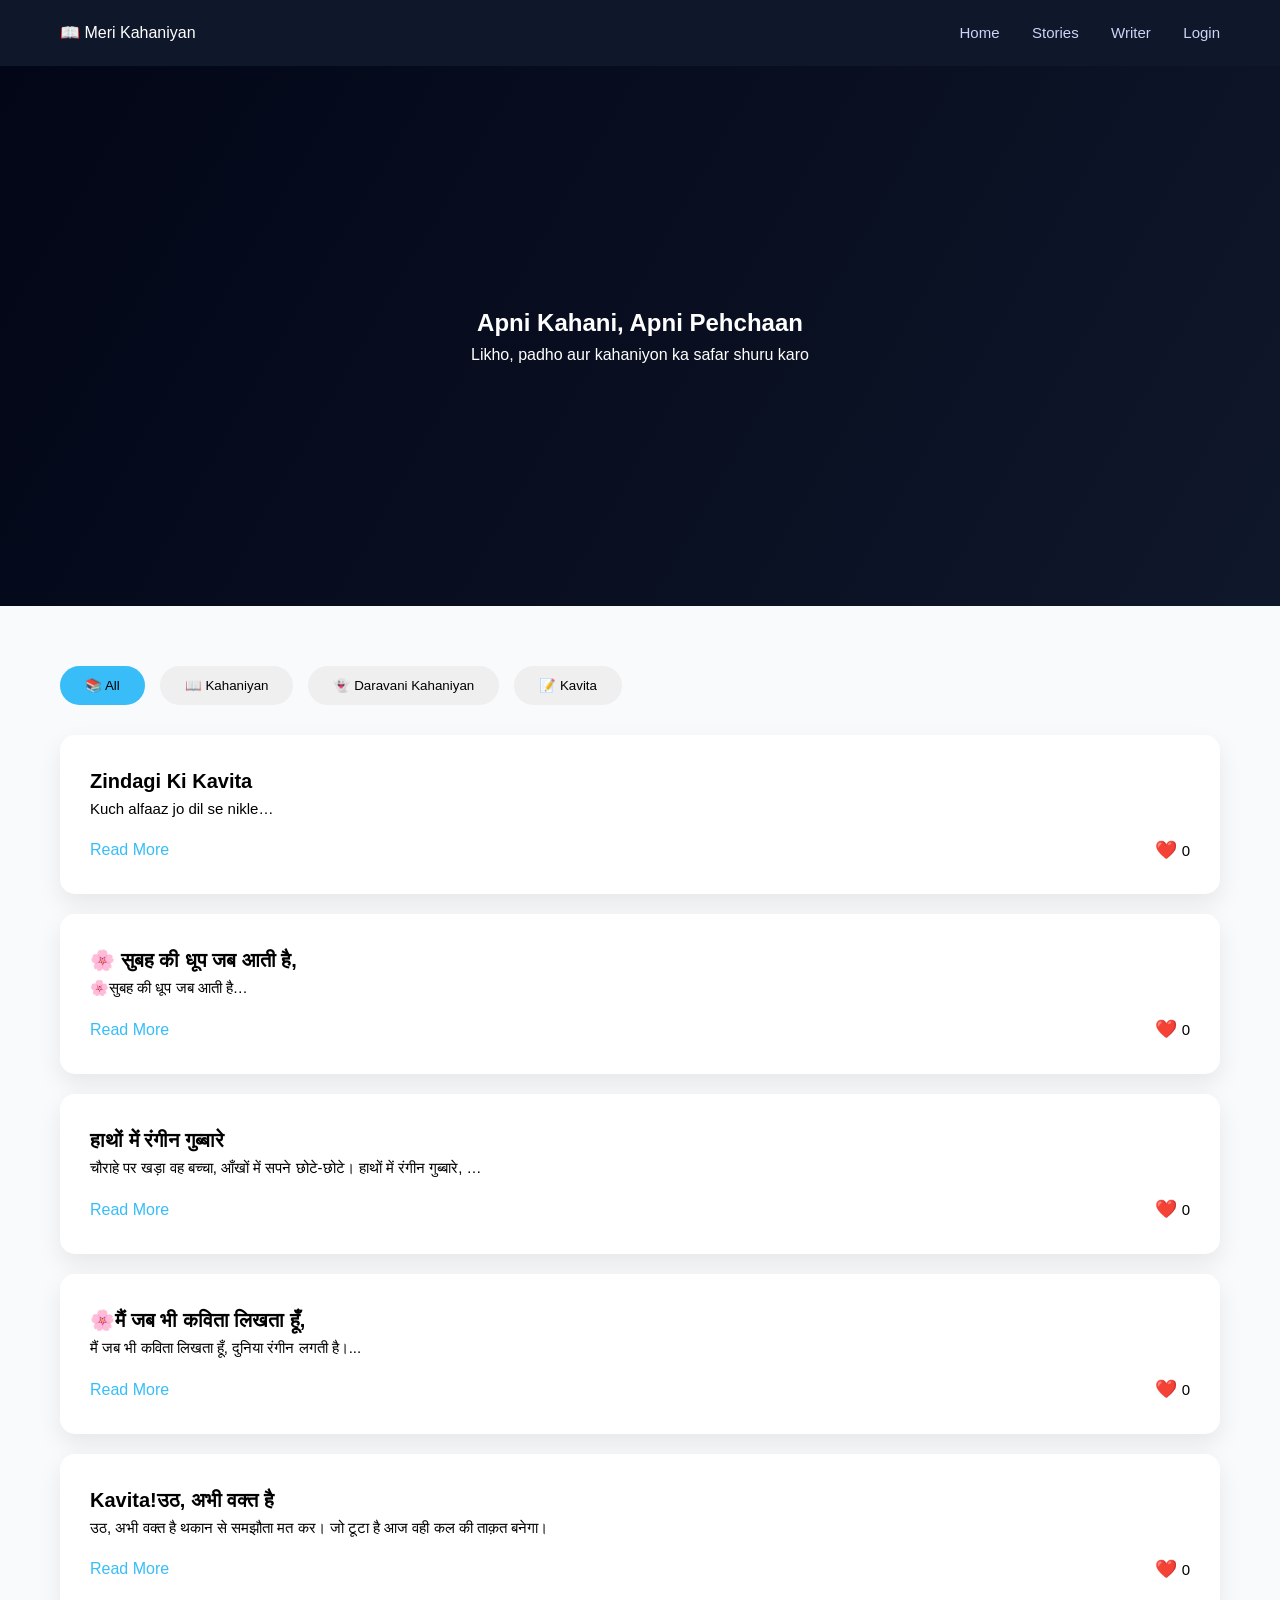
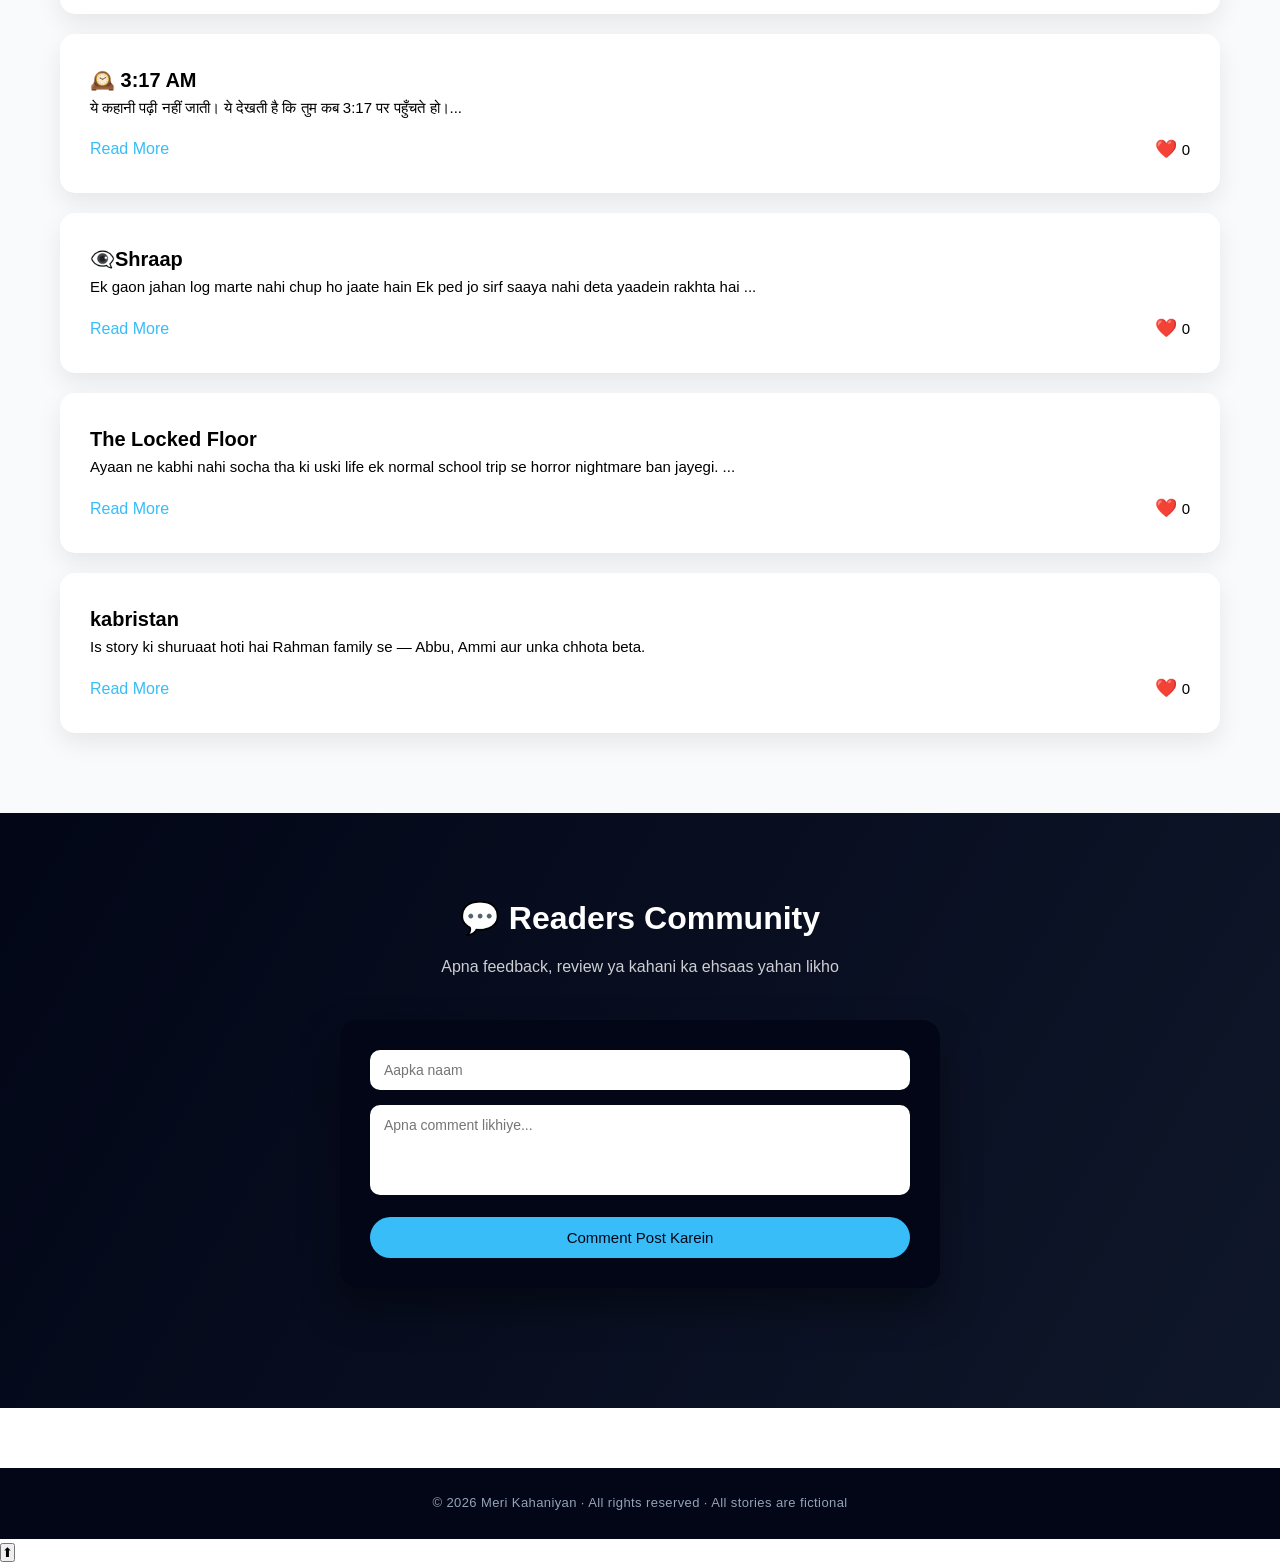
<file: Index.html>
<!DOCTYPE html>
<html lang="en">
<head>
    <meta charset="UTF-8">
    <title>Meri Kahaniyan</title>
    <link rel="stylesheet" href="index.css">
</head>
<body>
 


<header class="navbar">
    <div class="logo">📖 Meri Kahaniyan</div>
    <nav class="menu">
        <a href="#">Home</a>
        <a href="writer.html">Stories</a>
        <a href="st.html">Writer</a>
        <a href="login.html">Login</a>
    </nav>
</header>

<section class="hero">
    <h1>Apni Kahani, Apni Pehchaan</h1>
    <p>Likho, padho aur kahaniyon ka safar shuru karo</p>
</section>

<section class="story-tabs">

    <div class="tabs">
  <button class="tab active" onclick="filterStories('all', this)">📚 All</button>
  <button class="tab" onclick="filterStories('kahani', this)">📖 Kahaniyan</button>
  <button class="tab" onclick="filterStories('daravani', this)">👻 Daravani Kahaniyan</button>
  <button class="tab" onclick="filterStories('kavita', this)">📝 Kavita</button>
</div>


    <div class="stories-list">
	

        

        

        <div class="story-card kavita" data-id="story3">
            <h3>Zindagi Ki Kavita</h3>
            <p>Kuch alfaaz jo dil se nikle…</p>
			<div class="story-actions">
    <a href="story4.html" class="read-more">Read More</a>
    <span class="like-btn" onclick="likeStory(this)">❤️ <small>0</small></span>
</div>

        </div>
		
		
        <div class="story-card kavita" data-id="story3">
            <h3>🌸 सुबह की धूप जब आती है, </h3>
            <p> 🌸सुबह की धूप जब आती है…</p>
			<div class="story-actions">
    <a href="story5.html" class="read-more">Read More</a>
    <span class="like-btn" onclick="likeStory(this)">❤️ <small>0</small></span>
</div>

        </div>
		
		
		
        <div class="story-card kavita" data-id="story3">
            <h3>हाथों में रंगीन गुब्बारे </h3>
            <p>चौराहे पर खड़ा वह बच्चा,

आँखों में सपने छोटे-छोटे।

हाथों में रंगीन गुब्बारे, …</p>
			<div class="story-actions">
    <a href="story6.html" class="read-more">Read More</a>
    <span class="like-btn" onclick="likeStory(this)">❤️ <small>0</small></span>
</div>

        </div>
		
		
        <div class="story-card kavita" data-id="story3">
            <h3>🌸मैं जब भी कविता लिखता हूँ,
 </h3>
            <p>मैं जब भी कविता लिखता हूँ,
दुनिया रंगीन लगती है।...</p>
			<div class="story-actions">
    <a href="story7.html" class="read-more">Read More</a>
    <span class="like-btn" onclick="likeStory(this)">❤️ <small>0</small></span>
</div>

        </div>
		
		<div class="story-card kavita">
            <h3>Kavita!उठ, अभी वक्त है</h3>
            <p>उठ, अभी वक्त है
थकान से समझौता मत कर।
जो टूटा है आज
वही कल की ताक़त बनेगा।</p>
			<div class="story-actions">
    <a href="story3.html" class="read-more">Read More</a>
    <span class="like-btn" onclick="likeStory(this)">❤️ <small>0</small></span>
</div>

        </div>
		
		
        
		
		<div class="story-card daravani">
            <h3>🕰️ 3:17 AM</h3>
            <p>ये कहानी पढ़ी नहीं जाती।
ये देखती है कि तुम कब 3:17 पर पहुँचते हो।...</p>
			<div class="story-actions">
    <a href="story2.html" class="read-more">Read More</a>
    <span class="like-btn" onclick="likeStory(this)">❤️ <small>0</small></span>
</div>

        </div>
		
		<div class="story-card daravani">
            <h3>👁️‍🗨️Shraap</h3>
            <p>Ek gaon jahan log marte nahi chup ho jaate hain Ek ped jo sirf saaya nahi deta yaadein rakhta hai ...</p>
			<div class="story-actions">
    <a href="story9.html" class="read-more">Read More</a>
    <span class="like-btn" onclick="likeStory(this)">❤️ <small>0</small></span>
</div>

        </div>
		
		<div class="story-card daravani">
            <h3>The Locked Floor</h3>
            <p>Ayaan ne kabhi nahi socha tha ki uski life ek normal school trip se horror nightmare ban jayegi. ...</p>
			<div class="story-actions">
    <a href="story10.html" class="read-more">Read More</a>
    <span class="like-btn" onclick="likeStory(this)">❤️ <small>0</small></span>
</div>

        </div>
		
		<div class="story-card daravani">
            <h3>kabristan</h3>
            <p>Is story ki shuruaat hoti hai Rahman family se —
Abbu, Ammi aur unka chhota beta.  </p>
			<div class="story-actions">
    <a href="story11.html" class="read-more">Read More</a>
    <span class="like-btn" onclick="likeStory(this)">❤️ <small>0</small></span>
</div>

        </div>
		
		


		
    </div>
</section>





<section class="community">

  <h2>💬 Readers Community</h2>
  <p>Apna feedback, review ya kahani ka ehsaas yahan likho</p>

  <div class="comment-box">
    <input type="text" id="userName" placeholder="Aapka naam">
    <textarea id="userComment" placeholder="Apna comment likhiye..."></textarea>
    <button onclick="addComment()">Comment Post Karein</button>
  </div>

  <div class="comments-list" id="commentsList"></div>

</section>

<footer class="site-footer">
  <p>
    © 2026 Meri Kahaniyan · All rights reserved · All stories are fictional
  </p>
</footer>

<button id="scrollTopBtn">⬆</button>
<script>
function filterStories(type, btn) {
  const cards = document.querySelectorAll('.story-card');
  const tabs = document.querySelectorAll('.tab');

  // active tab
  tabs.forEach(tab => tab.classList.remove('active'));
  btn.classList.add('active');

  // filter
  cards.forEach(card => {
    if (type === 'all') {
      card.style.display = 'block';
    } else {
      card.style.display = card.classList.contains(type)
        ? 'block'
        : 'none';
    }
  });
}

// page load par ALL show
window.onload = function () {
  filterStories('all', document.querySelector('.tab'));
};

function likeStory(btn) {
  const card = btn.closest(".story-card");
  const storyId = card.getAttribute("data-id");
  const countEl = btn.querySelector("small");

  let likes = localStorage.getItem("like_" + storyId);
  let liked = localStorage.getItem("liked_" + storyId);

  likes = likes ? parseInt(likes) : 0;

  if (liked === "true") {
    // unlike
    likes--;
    btn.classList.remove("liked");
    localStorage.setItem("liked_" + storyId, "false");
  } else {
    // like
    likes++;
    btn.classList.add("liked");
    localStorage.setItem("liked_" + storyId, "true");
  }

  localStorage.setItem("like_" + storyId, likes);
  countEl.textContent = likes;
}

// PAGE LOAD par saved likes load karo
window.addEventListener("DOMContentLoaded", () => {
  document.querySelectorAll(".story-card").forEach(card => {
    const storyId = card.getAttribute("data-id");
    const btn = card.querySelector(".like-btn");
    const countEl = btn.querySelector("small");

    let likes = localStorage.getItem("like_" + storyId);
    let liked = localStorage.getItem("liked_" + storyId);

    likes = likes ? parseInt(likes) : 0;
    countEl.textContent = likes;

    if (liked === "true") {
      btn.classList.add("liked");
    }
  });
});
 
</script>


 
</body>
</html>
</file>
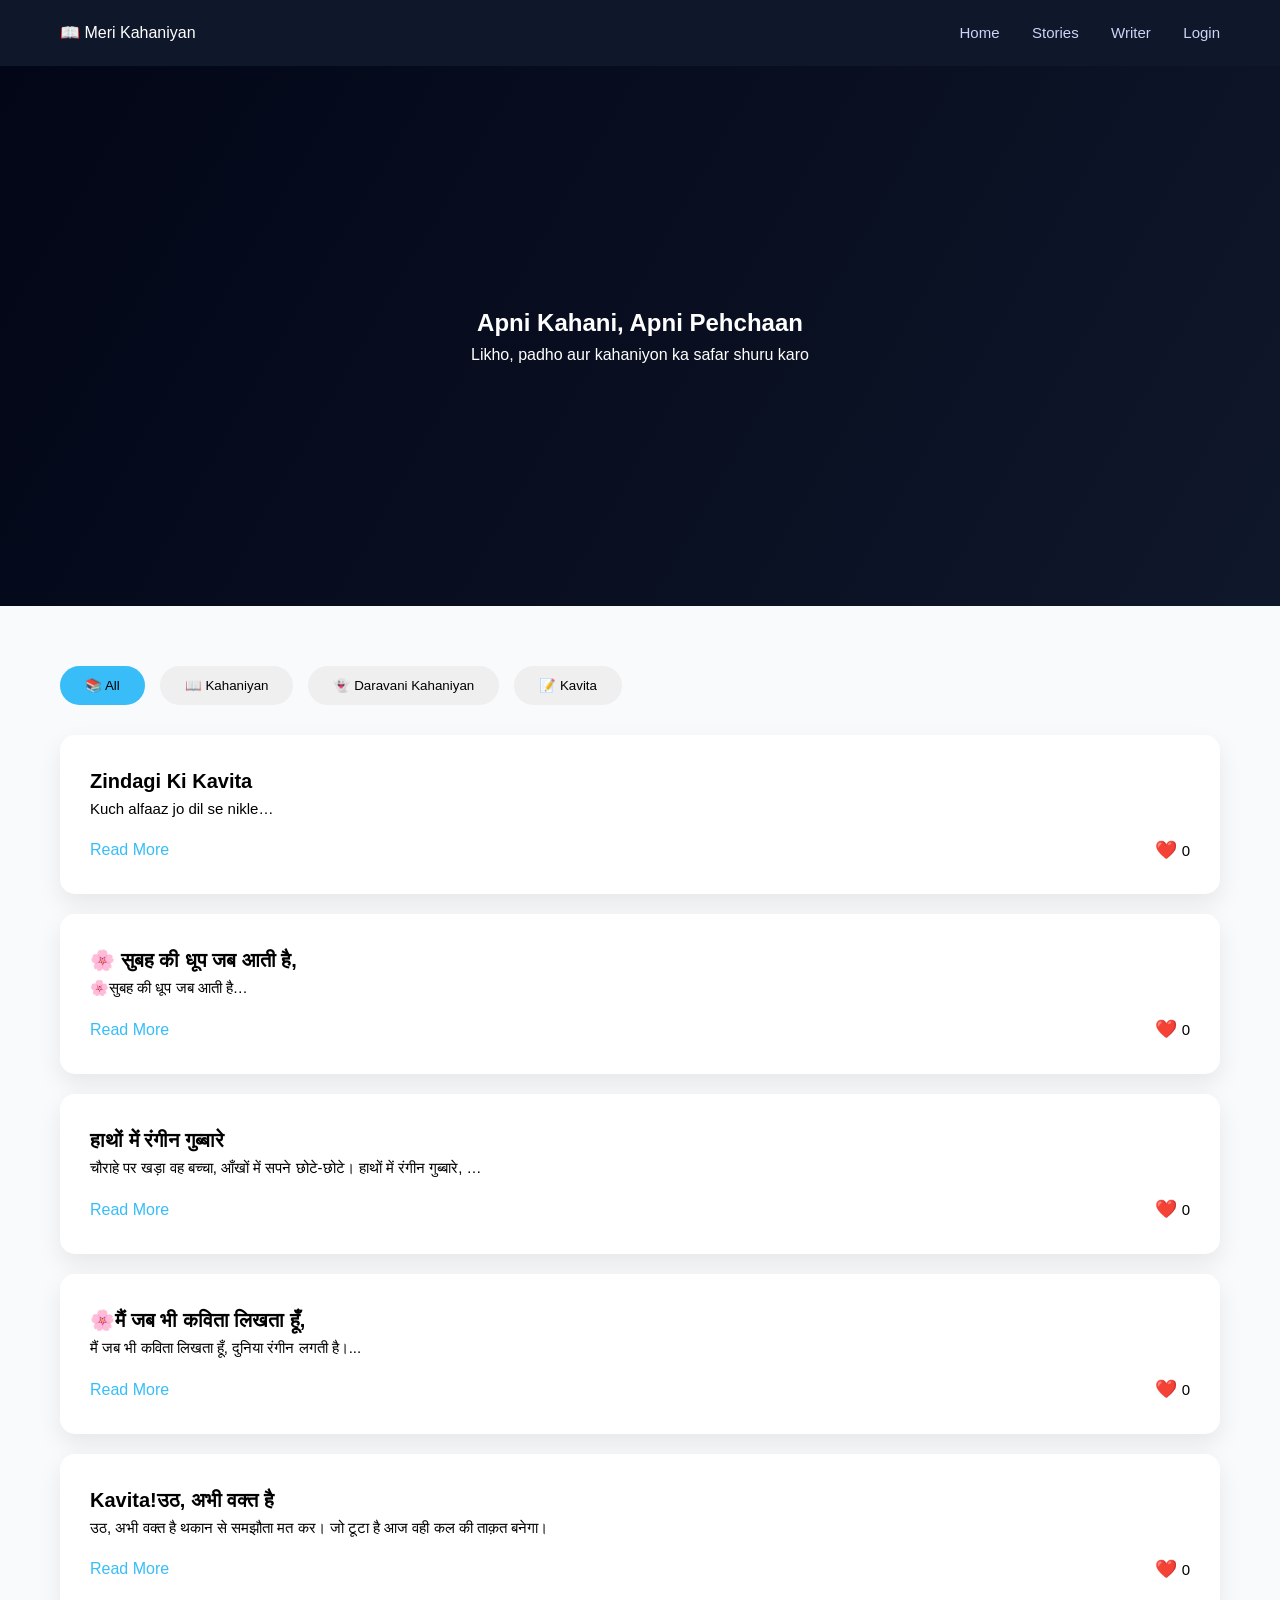
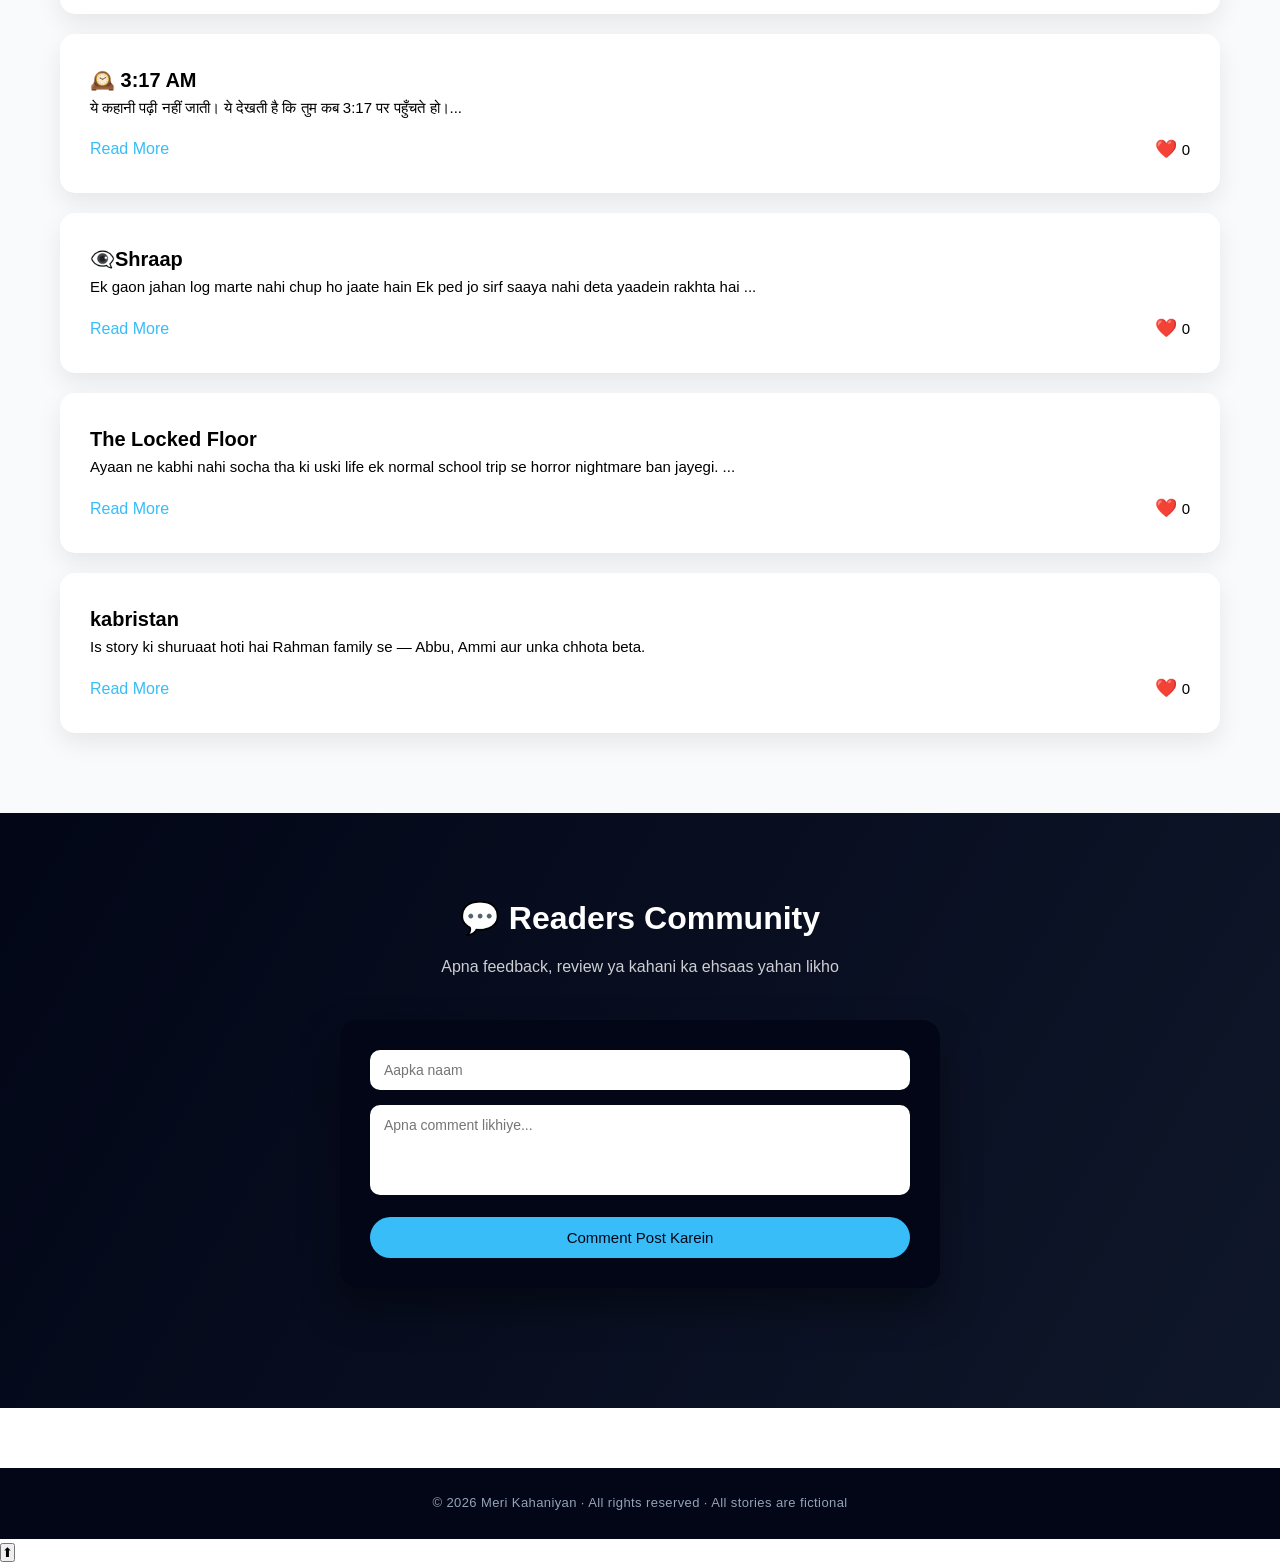
<file: index.html>
<!DOCTYPE html>
<html lang="en">
<head>
	<meta name="google-site-verification" content="0kPsS5nmPTy9mYo3zuCWC7Sv_3WPAHMlhKuPuKhVC4I" />
    <meta charset="UTF-8">
    <title>Meri Kahaniyan</title>
    <link rel="stylesheet" href="index.css">
</head>
<body>
 


<header class="navbar">
    <div class="logo">📖 Meri Kahaniyan</div>
    <nav class="menu">
        <a href="#">Home</a>
        <a href="writer.html">Stories</a>
        <a href="st.html">Writer</a>
        <a href="login.html">Login</a>
    </nav>
</header>

<section class="hero">
    <h1>Apni Kahani, Apni Pehchaan</h1>
    <p>Likho, padho aur kahaniyon ka safar shuru karo</p>
</section>

<section class="story-tabs">

    <div class="tabs">
  <button class="tab active" onclick="filterStories('all', this)">📚 All</button>
  <button class="tab" onclick="filterStories('kahani', this)">📖 Kahaniyan</button>
  <button class="tab" onclick="filterStories('daravani', this)">👻 Daravani Kahaniyan</button>
  <button class="tab" onclick="filterStories('kavita', this)">📝 Kavita</button>
</div>


    <div class="stories-list">
	

        

        

        <div class="story-card kavita" data-id="story3">
            <h3>Zindagi Ki Kavita</h3>
            <p>Kuch alfaaz jo dil se nikle…</p>
			<div class="story-actions">
    <a href="story4.html" class="read-more">Read More</a>
    <span class="like-btn" onclick="likeStory(this)">❤️ <small>0</small></span>
</div>

        </div>
		
		
        <div class="story-card kavita" data-id="story3">
            <h3>🌸 सुबह की धूप जब आती है, </h3>
            <p> 🌸सुबह की धूप जब आती है…</p>
			<div class="story-actions">
    <a href="story5.html" class="read-more">Read More</a>
    <span class="like-btn" onclick="likeStory(this)">❤️ <small>0</small></span>
</div>

        </div>
		
		
		
        <div class="story-card kavita" data-id="story3">
            <h3>हाथों में रंगीन गुब्बारे </h3>
            <p>चौराहे पर खड़ा वह बच्चा,

आँखों में सपने छोटे-छोटे।

हाथों में रंगीन गुब्बारे, …</p>
			<div class="story-actions">
    <a href="story6.html" class="read-more">Read More</a>
    <span class="like-btn" onclick="likeStory(this)">❤️ <small>0</small></span>
</div>

        </div>
		
		
        <div class="story-card kavita" data-id="story3">
            <h3>🌸मैं जब भी कविता लिखता हूँ,
 </h3>
            <p>मैं जब भी कविता लिखता हूँ,
दुनिया रंगीन लगती है।...</p>
			<div class="story-actions">
    <a href="story7.html" class="read-more">Read More</a>
    <span class="like-btn" onclick="likeStory(this)">❤️ <small>0</small></span>
</div>

        </div>
		
		<div class="story-card kavita">
            <h3>Kavita!उठ, अभी वक्त है</h3>
            <p>उठ, अभी वक्त है
थकान से समझौता मत कर।
जो टूटा है आज
वही कल की ताक़त बनेगा।</p>
			<div class="story-actions">
    <a href="story3.html" class="read-more">Read More</a>
    <span class="like-btn" onclick="likeStory(this)">❤️ <small>0</small></span>
</div>

        </div>
		
		
        
		
		<div class="story-card daravani">
            <h3>🕰️ 3:17 AM</h3>
            <p>ये कहानी पढ़ी नहीं जाती।
ये देखती है कि तुम कब 3:17 पर पहुँचते हो।...</p>
			<div class="story-actions">
    <a href="story2.html" class="read-more">Read More</a>
    <span class="like-btn" onclick="likeStory(this)">❤️ <small>0</small></span>
</div>

        </div>
		
		<div class="story-card daravani">
            <h3>👁️‍🗨️Shraap</h3>
            <p>Ek gaon jahan log marte nahi chup ho jaate hain Ek ped jo sirf saaya nahi deta yaadein rakhta hai ...</p>
			<div class="story-actions">
    <a href="story9.html" class="read-more">Read More</a>
    <span class="like-btn" onclick="likeStory(this)">❤️ <small>0</small></span>
</div>

        </div>
		
		<div class="story-card daravani">
            <h3>The Locked Floor</h3>
            <p>Ayaan ne kabhi nahi socha tha ki uski life ek normal school trip se horror nightmare ban jayegi. ...</p>
			<div class="story-actions">
    <a href="story10.html" class="read-more">Read More</a>
    <span class="like-btn" onclick="likeStory(this)">❤️ <small>0</small></span>
</div>

        </div>
		
		<div class="story-card daravani">
            <h3>kabristan</h3>
            <p>Is story ki shuruaat hoti hai Rahman family se —
Abbu, Ammi aur unka chhota beta.  </p>
			<div class="story-actions">
    <a href="story11.html" class="read-more">Read More</a>
    <span class="like-btn" onclick="likeStory(this)">❤️ <small>0</small></span>
</div>

        </div>
		
		


		
    </div>
</section>





<section class="community">

  <h2>💬 Readers Community</h2>
  <p>Apna feedback, review ya kahani ka ehsaas yahan likho</p>

  <div class="comment-box">
    <input type="text" id="userName" placeholder="Aapka naam">
    <textarea id="userComment" placeholder="Apna comment likhiye..."></textarea>
    <button onclick="addComment()">Comment Post Karein</button>
  </div>

  <div class="comments-list" id="commentsList"></div>

</section>

<footer class="site-footer">
  <p>
    © 2026 Meri Kahaniyan · All rights reserved · All stories are fictional
  </p>
</footer>

<button id="scrollTopBtn">⬆</button>
<script>
function filterStories(type, btn) {
  const cards = document.querySelectorAll('.story-card');
  const tabs = document.querySelectorAll('.tab');

  // active tab
  tabs.forEach(tab => tab.classList.remove('active'));
  btn.classList.add('active');

  // filter
  cards.forEach(card => {
    if (type === 'all') {
      card.style.display = 'block';
    } else {
      card.style.display = card.classList.contains(type)
        ? 'block'
        : 'none';
    }
  });
}

// page load par ALL show
window.onload = function () {
  filterStories('all', document.querySelector('.tab'));
};

function likeStory(btn) {
  const card = btn.closest(".story-card");
  const storyId = card.getAttribute("data-id");
  const countEl = btn.querySelector("small");

  let likes = localStorage.getItem("like_" + storyId);
  let liked = localStorage.getItem("liked_" + storyId);

  likes = likes ? parseInt(likes) : 0;

  if (liked === "true") {
    // unlike
    likes--;
    btn.classList.remove("liked");
    localStorage.setItem("liked_" + storyId, "false");
  } else {
    // like
    likes++;
    btn.classList.add("liked");
    localStorage.setItem("liked_" + storyId, "true");
  }

  localStorage.setItem("like_" + storyId, likes);
  countEl.textContent = likes;
}

// PAGE LOAD par saved likes load karo
window.addEventListener("DOMContentLoaded", () => {
  document.querySelectorAll(".story-card").forEach(card => {
    const storyId = card.getAttribute("data-id");
    const btn = card.querySelector(".like-btn");
    const countEl = btn.querySelector("small");

    let likes = localStorage.getItem("like_" + storyId);
    let liked = localStorage.getItem("liked_" + storyId);

    likes = likes ? parseInt(likes) : 0;
    countEl.textContent = likes;

    if (liked === "true") {
      btn.classList.add("liked");
    }
  });
});
 
</script>


 
</body>
</html>
</file>
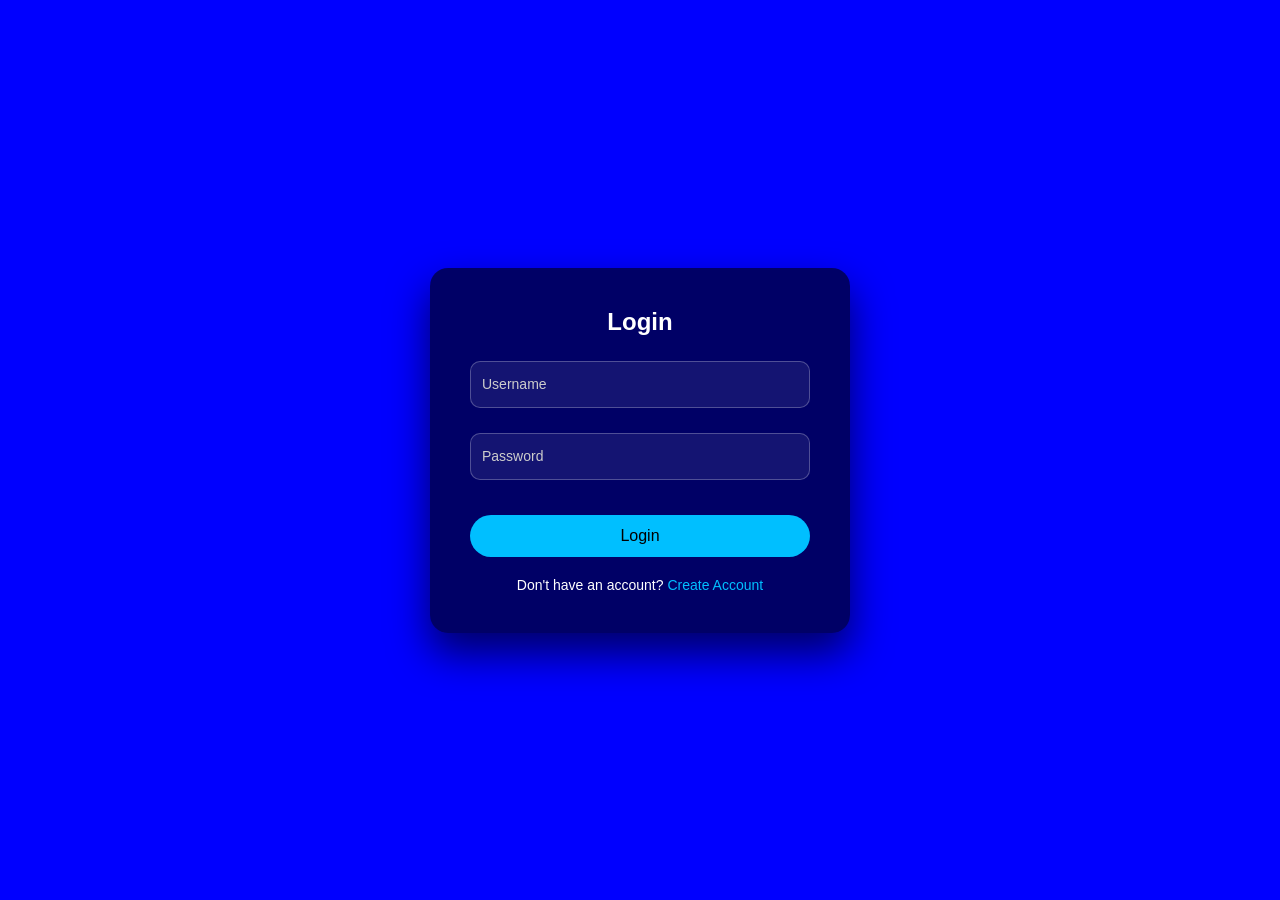
<file: login.html>
<!DOCTYPE html>
<html lang="en">
<head>
    <meta charset="UTF-8">
    <title>Login & Sign Up</title>
    <link rel="stylesheet" href="login.css">
</head>
<body>

<div class="container">
    <div class="box">

        <!-- LOGIN -->
        <form class="form login">
            <h2>Login</h2>

            <div class="input-box">
                <input type="text" required>
                <label>Username</label>
            </div>

            <div class="input-box">
                <input type="password" required>
                <label>Password</label>
            </div>

            <button type="submit">Login</button>

            <p>Don't have an account?
                <span onclick="showSignup()">Create Account</span>
            </p>
        </form>

        <!-- SIGN UP -->
        <form class="form signup">
            <h2>Create Account</h2>

            <div class="input-box">
                <input type="text" required>
                <label>Username</label>
            </div>

            <div class="input-box">
                <input type="email" required>
                <label>Email</label>
            </div>

            <div class="input-box">
                <input type="password" required>
                <label>Password</label>
            </div>

            <button type="submit">Sign Up</button>

            <p>Already have an account?
                <span onclick="showLogin()">Login</span>
            </p>
        </form>

    </div>
</div>

<script>
function showSignup(){
    document.querySelector('.box').classList.add('active');
}
function showLogin(){
    document.querySelector('.box').classList.remove('active');
}
</script>

</body>
</html>
</file>
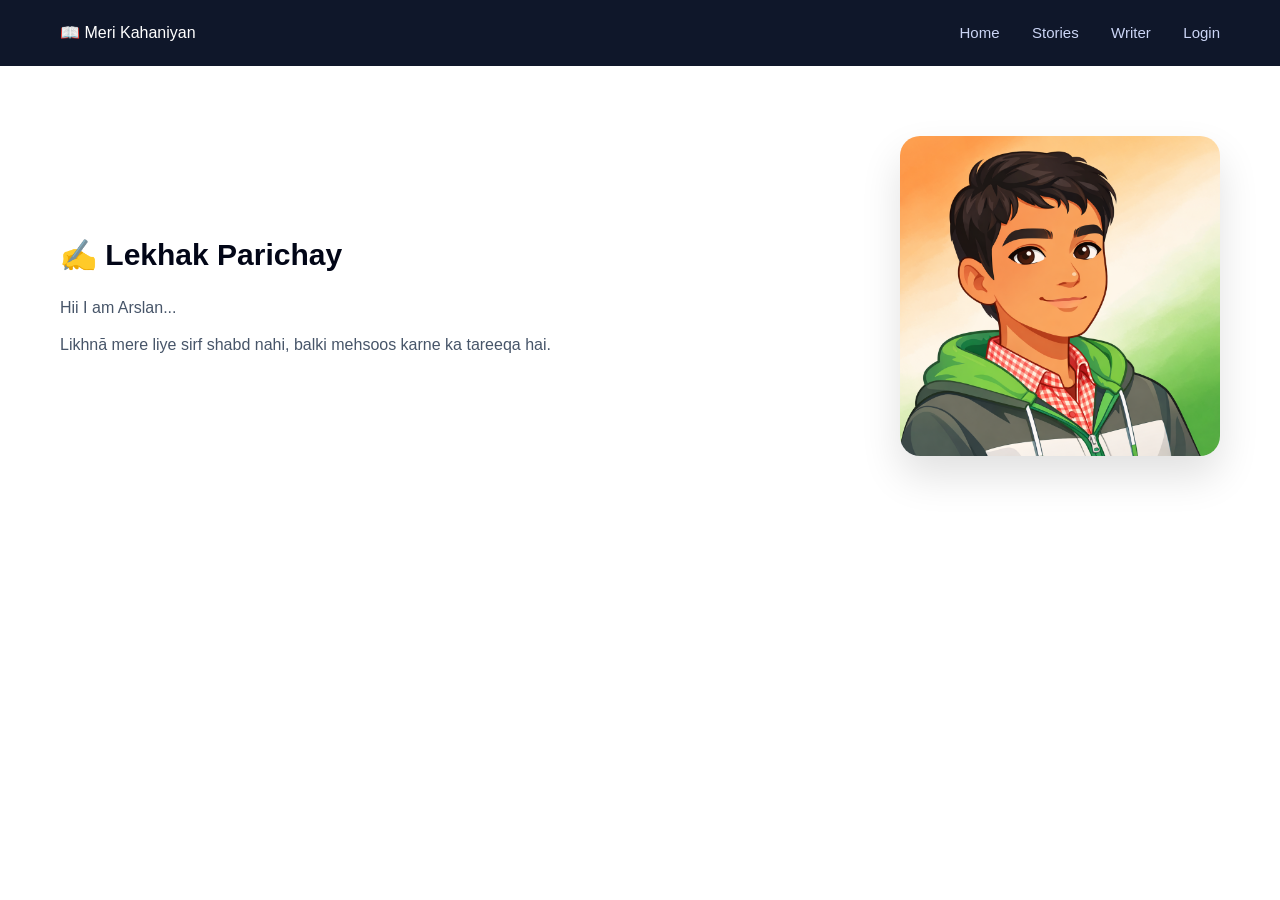
<file: st.html>
<!DOCTYPE html>
<html lang="en">
<head>
    <meta charset="UTF-8">
    <title>Writer </title>
    <link rel="stylesheet" href="index.css">
	<style>
	
	.writer-section {
    display: flex;
    align-items: center;
    gap: 40px;
    padding: 70px 60px;
    background: #ffffff;
	border-radius:10px;
}

.writer-left {
    flex: 1;
}

.writer-left h2 {
    font-size: 30px;
    margin-bottom: 15px;
    color: #020617;
}

.writer-left p {
    font-size: 16px;
    line-height: 1.7;
    color: #475569;
    margin-bottom: 10px;
}

.writer-right {
    flex: 1;
    text-align: right;
}

.writer-right img {
    max-width: 320px;
    border-radius: 20px;
    box-shadow: 0 20px 40px rgba(0,0,0,0.12);
}
 

	</style>
</head>
<body>


<header class="navbar">
    <div class="logo">📖 Meri Kahaniyan</div>
	    <nav class="menu">
        <a href="index.html">Home</a>
        <a href="writer.html">Stories</a>
        <a href="st.html">Writer</a>
        <a href="login.html">Login</a>
    </nav>
</header>

</header>

<section class="stories">

     <section class="writer-section">
    <div class="writer-left">
        <h2>✍️ Lekhak Parichay</h2>
        <p>
             Hii  I am Arslan... 
        </p>
        <p>
            Likhnā mere liye sirf shabd nahi,
            balki mehsoos karne ka tareeqa hai.
        </p>
    </div>

    <div class="writer-right">
        <img src="chatgpt.2.png" alt="Writer Image">
    </div>
</section>

 
</body>
</html>
</file>
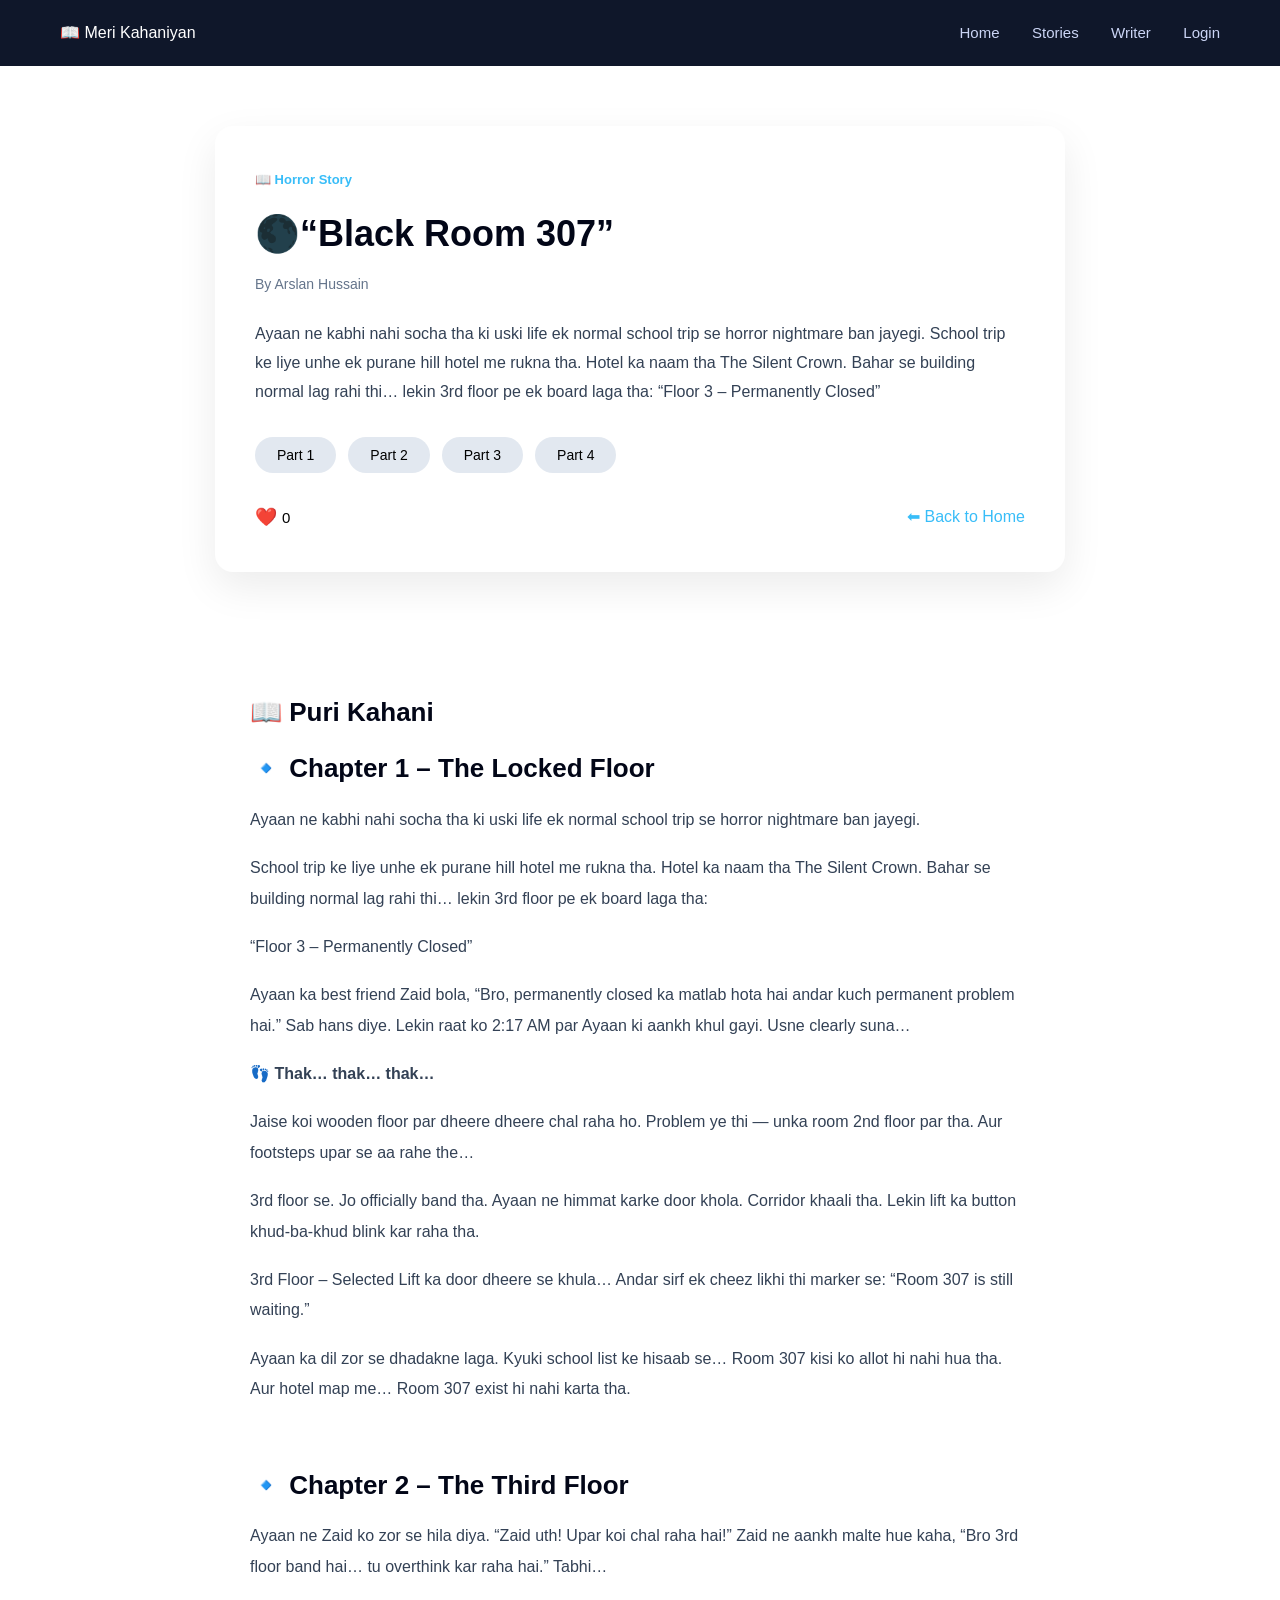
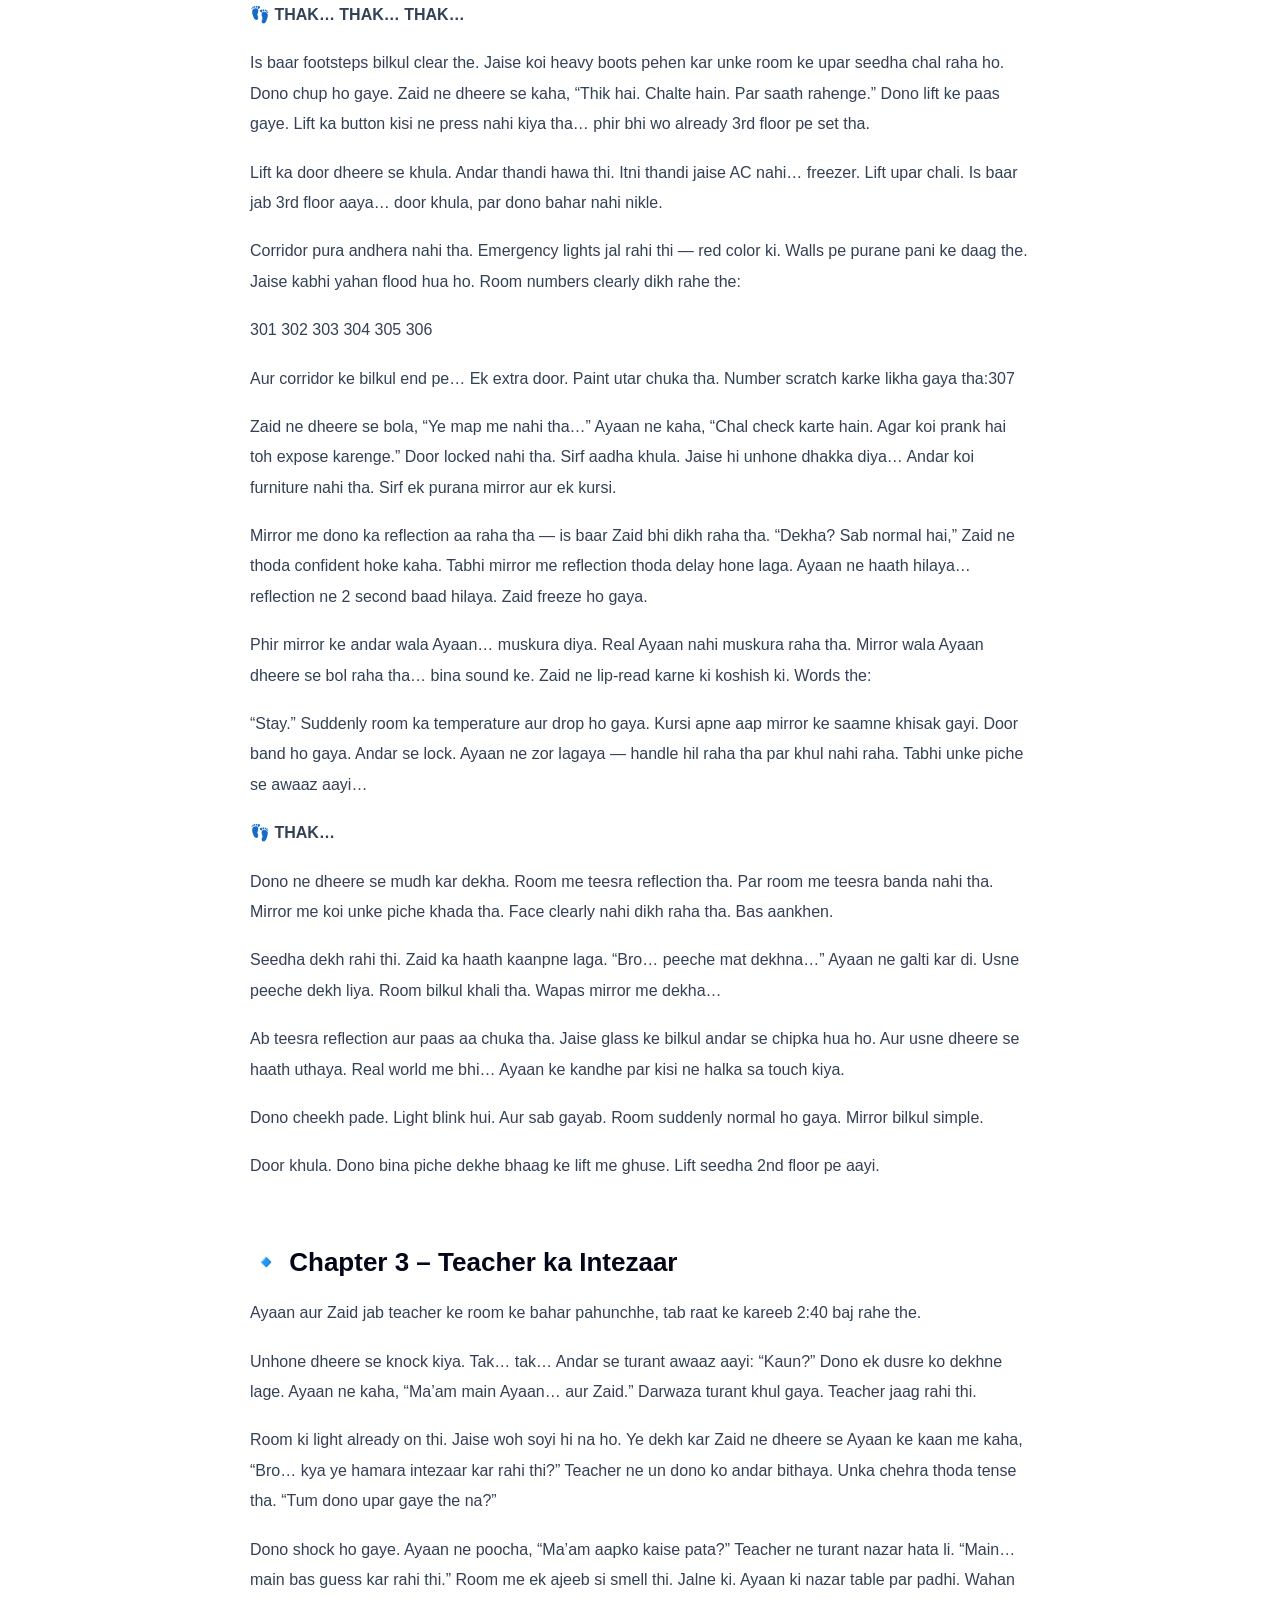
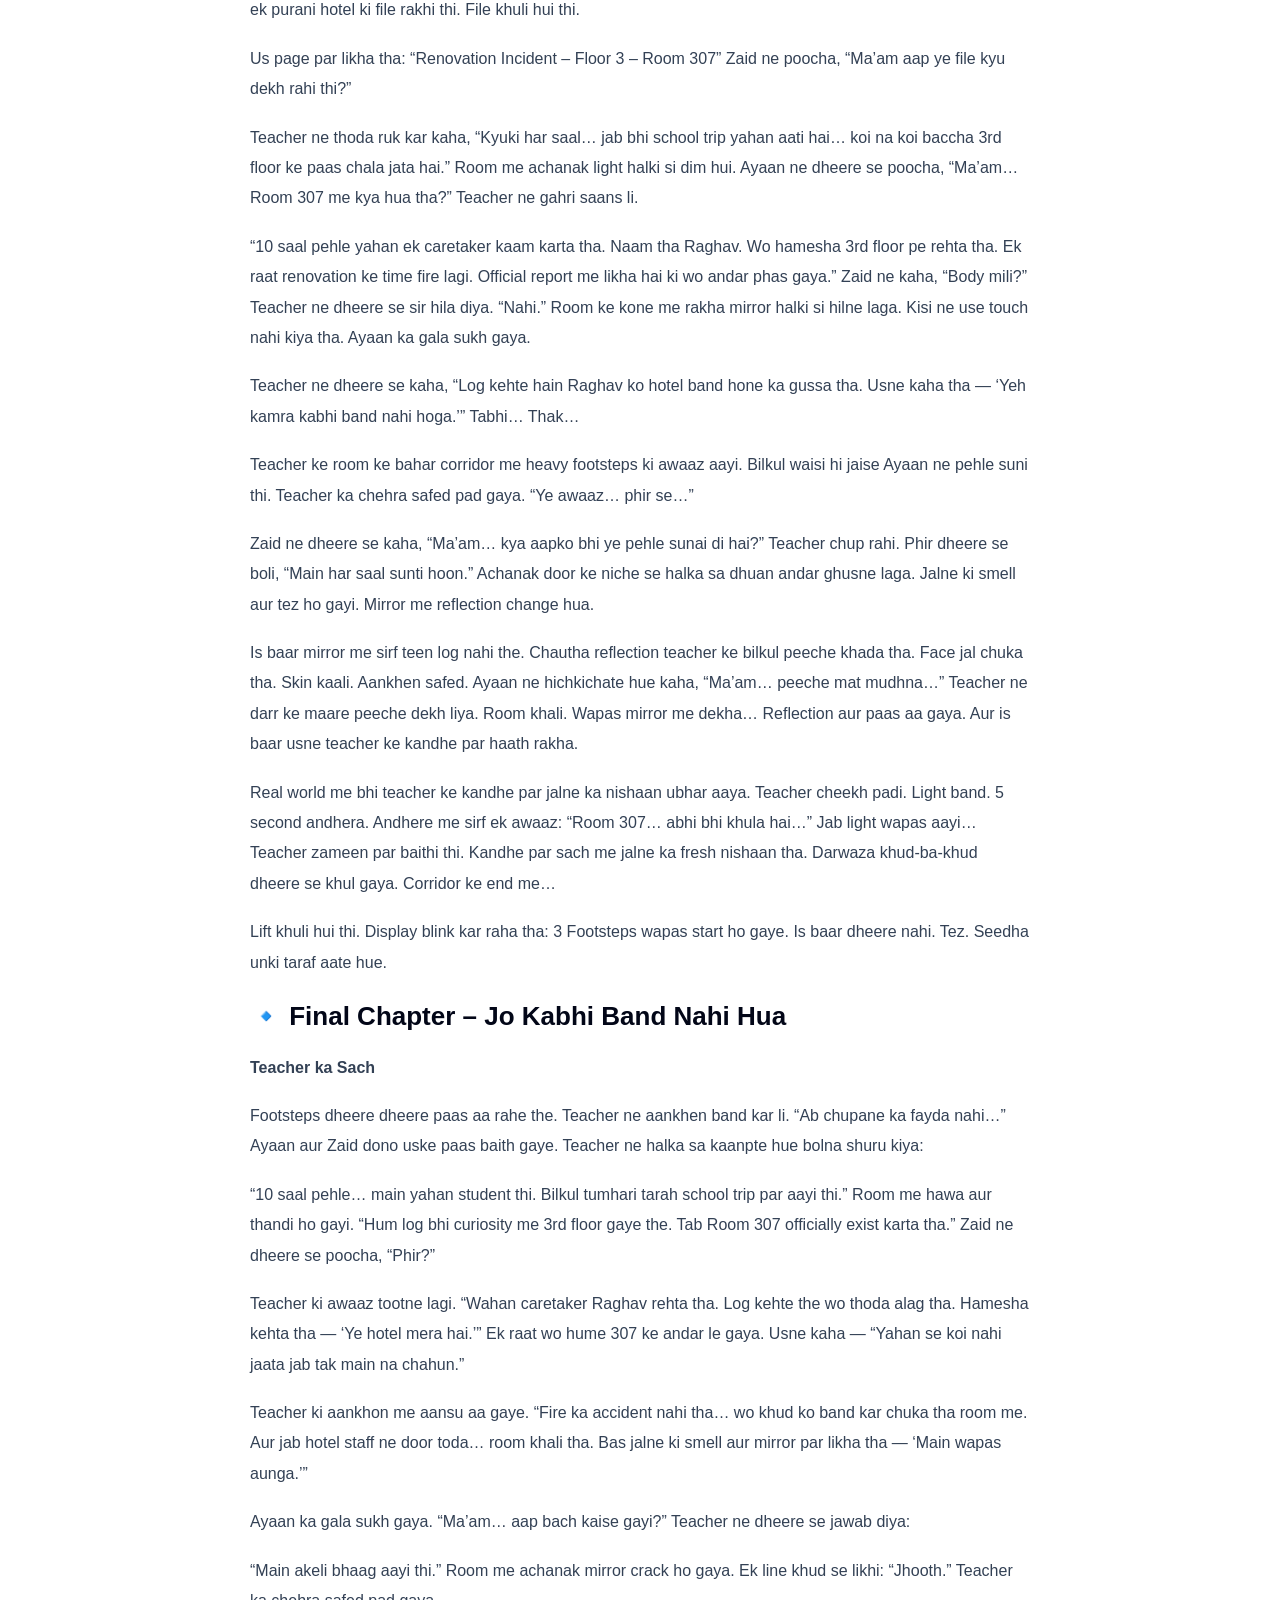
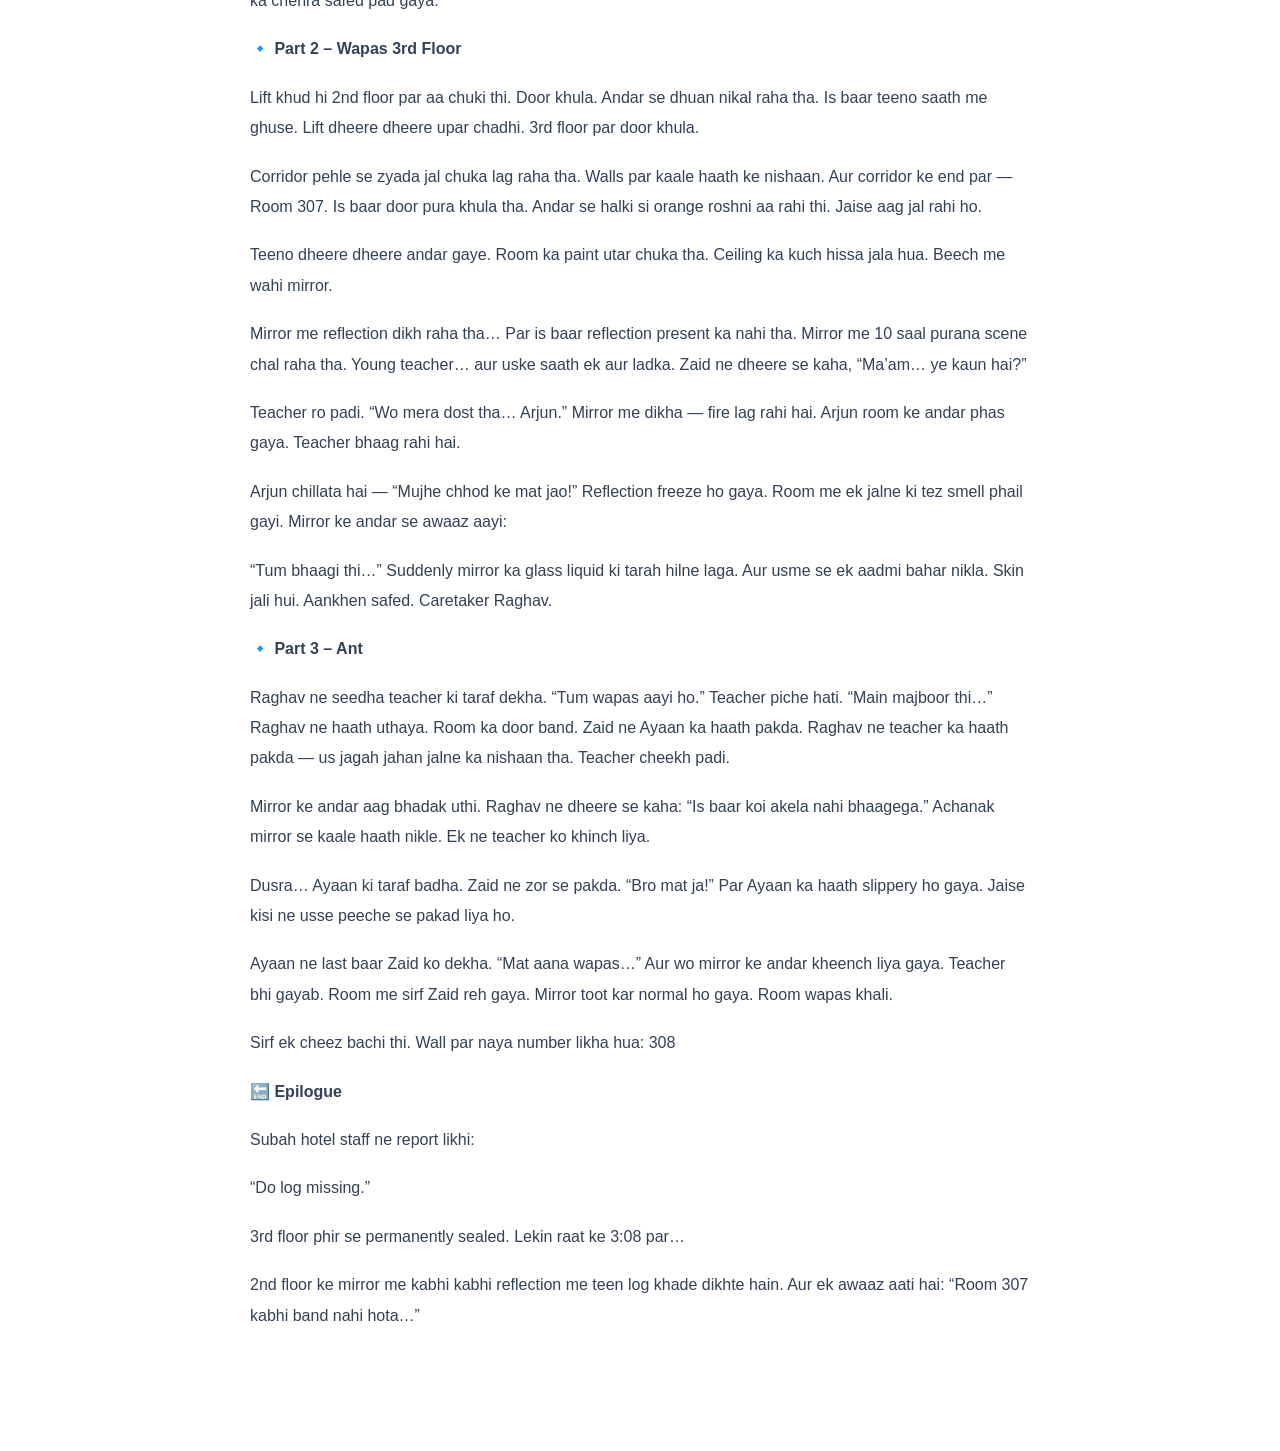
<file: story10.html>
<!DOCTYPE html>
<html lang="en">
<head>
    <meta charset="UTF-8">
    <title>🌑 Black Room 307 </title>
    <link rel="stylesheet" href="index.css">
	<style>
	.story-full {
    max-width: 850px;
    margin: 60px auto;
    padding: 40px;
    background: #ffffff;
    border-radius: 18px;
    box-shadow: 0 15px 40px rgba(0,0,0,0.08);
}

.story-category {
    display: inline-block;
    margin-bottom: 15px;
    font-size: 13px;
    color: #38bdf8;
    font-weight: 600;
}

.story-full h1 {
    font-size: 36px;
    margin-bottom: 10px;
    color: #020617;
}

.story-meta {
    font-size: 14px;
    color: #64748b;
    margin-bottom: 25px;
}

.story-content p {
    font-size: 16px;
    line-height: 1.8;
    color: #334155;
    margin-bottom: 18px;
}

.story-footer {
    margin-top: 30px;
    display: flex;
    justify-content: space-between;
    align-items: center;
}

.back-link {
    text-decoration: none;
    color: #38bdf8;
    font-weight: 500;
}

.back-link:hover {
    text-decoration: underline;
}
.full-story {
    padding: 60px;
    background: #ffffff;
    max-width: 900px;
    margin: auto;
}

.full-story h2 {
    margin-bottom: 20px;
    font-size: 26px;
    color: #020617;
}

.full-story p {
    font-size: 16px;
    line-height: 1.9;
    color: #334155;
    margin-bottom: 18px;
}
.story-parts-tabs {
    display: flex;
    gap: 12px;
    margin: 30px 0;
}

.story-parts-tabs button {
    padding: 10px 22px;
    border: none;
    border-radius: 20px;
    background: #e2e8f0;
    cursor: pointer;
    font-size: 14px;
    transition: 0.3s;
}

.story-parts-tabs button:hover {
    background: #38bdf8;
    color: #020617;
}

.story-part {
    margin-bottom: 60px;
    scroll-margin-top: 100px; /* navbar ke liye */
}

.story-part h2 {
    margin-bottom: 15px;
    color: #020617;
}

	</style>
</head>
<body>

<header class="navbar">
    <div class="logo">📖 Meri Kahaniyan</div>
    <nav class="menu">
        <a href="index.html">Home</a>
        <a href="#">Stories</a>
        <a href="writer.html">Writer</a>
        <a href="#">Login</a>
    </nav>
</header>

<section class="story-full">



    <span class="story-category">📖 Horror Story</span>

    <h1>🌑“Black Room 307” </h1>

    <p class="story-meta">By Arslan Hussain</p>

    <div class="story-content">
        <p>Ayaan ne kabhi nahi socha tha ki uski life ek normal school trip se horror nightmare ban jayegi.

School trip ke liye unhe ek purane hill hotel me rukna tha. Hotel ka naam tha The Silent Crown. Bahar se building normal lag rahi thi… lekin 3rd floor pe ek board laga tha:
“Floor 3 – Permanently Closed”
        </p>

        
    </div>
<!-- Story Parts Tabs -->
<div class="story-parts-tabs">
  <button onclick="goToPart('part1')">Part 1</button>
  <button onclick="goToPart('part2')">Part 2</button>
  <button onclick="goToPart('part3')">Part 3</button>
  <button onclick="goToPart('part4')">Part 4</button>
</div>

    <div class="story-footer">
        <span class="like-btn" onclick="likeStory(this)">❤️ <small>0</small></span>
        <a href="index.html" class="back-link">⬅ Back to Home</a>
    </div>

</section>

<section class="full-story">
 <div id="part1" class="story-part">
  <h2>📖 Puri Kahani</h2>
  <h2> 🔹 Chapter 1 – The Locked Floor</h2>
  <p>

Ayaan ne kabhi nahi socha tha ki uski life ek normal school trip se horror nightmare ban jayegi.</p>

<p>School trip ke liye unhe ek purane hill hotel me rukna tha. Hotel ka naam tha The Silent Crown. Bahar se building normal lag rahi thi… lekin 3rd floor pe ek board laga tha:</p>

<p>“Floor 3 – Permanently Closed”</p>

<p>Ayaan ka best friend Zaid bola,
“Bro, permanently closed ka matlab hota hai andar kuch permanent problem hai.”

Sab hans diye. Lekin raat ko 2:17 AM par Ayaan ki aankh khul gayi.

Usne clearly suna…</p>

<p><b>👣 Thak… thak… thak…</b></p>

<p>Jaise koi wooden floor par dheere dheere chal raha ho.

Problem ye thi — unka room 2nd floor par tha.
Aur footsteps upar se aa rahe the…</p>

<p>3rd floor se.
Jo officially band tha.

Ayaan ne himmat karke door khola. Corridor khaali tha. Lekin lift ka button khud-ba-khud blink kar raha tha.</p>

<p>3rd Floor – Selected

Lift ka door dheere se khula…

Andar sirf ek cheez likhi thi marker se:

“Room 307 is still waiting.”</p>
<p>

Ayaan ka dil zor se dhadakne laga.

Kyuki school list ke hisaab se…
Room 307 kisi ko allot hi nahi hua tha.

Aur hotel map me…
Room 307 exist hi nahi karta tha.</p>
  </p>
 </div>

<div id="part2" class="story-part">
  <h2>🔹 Chapter 2 – The Third Floor </h2>
<p>  Ayaan ne Zaid ko zor se hila diya.

“Zaid uth! Upar koi chal raha hai!”

Zaid ne aankh malte hue kaha,
“Bro 3rd floor band hai… tu overthink kar raha hai.”

Tabhi…</p>

<p><b>👣 THAK… THAK… THAK…</b></p>

<p>Is baar footsteps bilkul clear the. Jaise koi heavy boots pehen kar unke room ke upar seedha chal raha ho.

Dono chup ho gaye.

Zaid ne dheere se kaha,
“Thik hai. Chalte hain. Par saath rahenge.”

Dono lift ke paas gaye. Lift ka button kisi ne press nahi kiya tha… phir bhi wo already 3rd floor pe set tha.</p>

<p>Lift ka door dheere se khula.

Andar thandi hawa thi. Itni thandi jaise AC nahi… freezer.

Lift upar chali.

Is baar jab 3rd floor aaya… door khula, par dono bahar nahi nikle.</p>

<p>Corridor pura andhera nahi tha. Emergency lights jal rahi thi — red color ki.

Walls pe purane pani ke daag the. Jaise kabhi yahan flood hua ho.

Room numbers clearly dikh rahe the:</p>
<p>
301
302
303
304
305
306
<p>Aur corridor ke bilkul end pe…

Ek extra door.

Paint utar chuka tha.

Number scratch karke likha gaya tha:307</p>

<p>Zaid ne dheere se bola,
“Ye map me nahi tha…”

Ayaan ne kaha,
“Chal check karte hain. Agar koi prank hai toh expose karenge.”

Door locked nahi tha. Sirf aadha khula.

Jaise hi unhone dhakka diya…

Andar koi furniture nahi tha. Sirf ek purana mirror aur ek kursi.</p>

<p>Mirror me dono ka reflection aa raha tha — is baar Zaid bhi dikh raha tha.

“Dekha? Sab normal hai,” Zaid ne thoda confident hoke kaha.

Tabhi mirror me reflection thoda delay hone laga.

Ayaan ne haath hilaya… reflection ne 2 second baad hilaya.

Zaid freeze ho gaya.</p>

<p>Phir mirror ke andar wala Ayaan… muskura diya.

Real Ayaan nahi muskura raha tha.

Mirror wala Ayaan dheere se bol raha tha… bina sound ke.

Zaid ne lip-read karne ki koshish ki.

Words the:</p>

<p>“Stay.”

Suddenly room ka temperature aur drop ho gaya.

Kursi apne aap mirror ke saamne khisak gayi.

Door band ho gaya.

Andar se lock.

Ayaan ne zor lagaya — handle hil raha tha par khul nahi raha.

Tabhi unke piche se awaaz aayi…</p>

<p><b>👣 THAK…</p></b>

<p>Dono ne dheere se mudh kar dekha.

Room me teesra reflection tha.

Par room me teesra banda nahi tha.

Mirror me koi unke piche khada tha.

Face clearly nahi dikh raha tha.

Bas aankhen.</p>

<p>Seedha dekh rahi thi.

Zaid ka haath kaanpne laga.
“Bro… peeche mat dekhna…”

Ayaan ne galti kar di.

Usne peeche dekh liya.

Room bilkul khali tha.

Wapas mirror me dekha…</p>

<p>Ab teesra reflection aur paas aa chuka tha.

Jaise glass ke bilkul andar se chipka hua ho.

Aur usne dheere se haath uthaya.

Real world me bhi… Ayaan ke kandhe par kisi ne halka sa touch kiya.</p>

<p>Dono cheekh pade.

Light blink hui.

Aur sab gayab.

Room suddenly normal ho gaya.

Mirror bilkul simple.</p>

<p>Door khula.

Dono bina piche dekhe bhaag ke lift me ghuse.

Lift seedha 2nd floor pe aayi.</p>
 </div>
 
  <div id="part3" class="story-part">
 <h2>🔹 Chapter 3 – Teacher ka Intezaar </h2>
 <p>Ayaan aur Zaid jab teacher ke room ke bahar pahunchhe, tab raat ke kareeb 2:40 baj rahe the.<p>

<p>Unhone dheere se knock kiya.

Tak… tak…

Andar se turant awaaz aayi:
“Kaun?”

Dono ek dusre ko dekhne lage.

Ayaan ne kaha, “Ma’am main Ayaan… aur Zaid.”

Darwaza turant khul gaya.

Teacher jaag rahi thi.<p>

<p>Room ki light already on thi. Jaise woh soyi hi na ho.

Ye dekh kar Zaid ne dheere se Ayaan ke kaan me kaha,
“Bro… kya ye hamara intezaar kar rahi thi?”

Teacher ne un dono ko andar bithaya. Unka chehra thoda tense tha.

“Tum dono upar gaye the na?”<p>

<p>Dono shock ho gaye.

Ayaan ne poocha,
“Ma’am aapko kaise pata?”

Teacher ne turant nazar hata li.
“Main… main bas guess kar rahi thi.”

Room me ek ajeeb si smell thi. Jalne ki.

Ayaan ki nazar table par padhi. Wahan ek purani hotel ki file rakhi thi. File khuli hui thi.<p>

<p>Us page par likha tha:

“Renovation Incident – Floor 3 – Room 307”

Zaid ne poocha,
“Ma’am aap ye file kyu dekh rahi thi?”<p>

<p>Teacher ne thoda ruk kar kaha,
“Kyuki har saal… jab bhi school trip yahan aati hai… koi na koi baccha 3rd floor ke paas chala jata hai.”

Room me achanak light halki si dim hui.

Ayaan ne dheere se poocha,
“Ma’am… Room 307 me kya hua tha?”

Teacher ne gahri saans li.<p>

<p>“10 saal pehle yahan ek caretaker kaam karta tha. Naam tha Raghav. Wo hamesha 3rd floor pe rehta tha. Ek raat renovation ke time fire lagi. Official report me likha hai ki wo andar phas gaya.”

Zaid ne kaha,
“Body mili?”

Teacher ne dheere se sir hila diya.
“Nahi.”

Room ke kone me rakha mirror halki si hilne laga.

Kisi ne use touch nahi kiya tha.

Ayaan ka gala sukh gaya.<p>

<p>Teacher ne dheere se kaha,
“Log kehte hain Raghav ko hotel band hone ka gussa tha. Usne kaha tha — ‘Yeh kamra kabhi band nahi hoga.’”

Tabhi…

Thak…
<p><p>
Teacher ke room ke bahar corridor me heavy footsteps ki awaaz aayi.

Bilkul waisi hi jaise Ayaan ne pehle suni thi.

Teacher ka chehra safed pad gaya.

“Ye awaaz… phir se…”<p>

<p>Zaid ne dheere se kaha,
“Ma’am… kya aapko bhi ye pehle sunai di hai?”

Teacher chup rahi.

Phir dheere se boli,
“Main har saal sunti hoon.”

Achanak door ke niche se halka sa dhuan andar ghusne laga.

Jalne ki smell aur tez ho gayi.

Mirror me reflection change hua.<p>

<p>Is baar mirror me sirf teen log nahi the.

Chautha reflection teacher ke bilkul peeche khada tha.

Face jal chuka tha. Skin kaali. Aankhen safed.

Ayaan ne hichkichate hue kaha,
“Ma’am… peeche mat mudhna…”

Teacher ne darr ke maare peeche dekh liya.

Room khali.

Wapas mirror me dekha…

Reflection aur paas aa gaya.

Aur is baar usne teacher ke kandhe par haath rakha.<p>

<p>Real world me bhi teacher ke kandhe par jalne ka nishaan ubhar aaya.

Teacher cheekh padi.

Light band.

5 second andhera.

Andhere me sirf ek awaaz:

“Room 307… abhi bhi khula hai…”

Jab light wapas aayi…

Teacher zameen par baithi thi. Kandhe par sach me jalne ka fresh nishaan tha.

Darwaza khud-ba-khud dheere se khul gaya.

Corridor ke end me…<p>

<p>Lift khuli hui thi.

Display blink kar raha tha:

3

Footsteps wapas start ho gaye.

Is baar dheere nahi.

Tez.

Seedha unki taraf aate hue. <p>
   
  </p>
  
  <div id="part1" class="story-part">
  
  <h2>🔹 Final Chapter – Jo Kabhi Band Nahi Hua</h2>
<p><b>Teacher ka Sach</b></p>

<p>Footsteps dheere dheere paas aa rahe the.

Teacher ne aankhen band kar li.

“Ab chupane ka fayda nahi…”

Ayaan aur Zaid dono uske paas baith gaye.

Teacher ne halka sa kaanpte hue bolna shuru kiya:</p>

<p>“10 saal pehle… main yahan student thi. Bilkul tumhari tarah school trip par aayi thi.”

Room me hawa aur thandi ho gayi.

“Hum log bhi curiosity me 3rd floor gaye the. Tab Room 307 officially exist karta tha.”

Zaid ne dheere se poocha,
“Phir?”</p>

<p>Teacher ki awaaz tootne lagi.

“Wahan caretaker Raghav rehta tha. Log kehte the wo thoda alag tha. Hamesha kehta tha — ‘Ye hotel mera hai.’”

Ek raat wo hume 307 ke andar le gaya.

Usne kaha —
“Yahan se koi nahi jaata jab tak main na chahun.”</p>

<p>Teacher ki aankhon me aansu aa gaye.

“Fire ka accident nahi tha… wo khud ko band kar chuka tha room me. Aur jab hotel staff ne door toda… room khali tha. Bas jalne ki smell aur mirror par likha tha — ‘Main wapas aunga.’”</p>

<p>Ayaan ka gala sukh gaya.

“Ma’am… aap bach kaise gayi?”

Teacher ne dheere se jawab diya:</p>

<p>“Main akeli bhaag aayi thi.”

Room me achanak mirror crack ho gaya.

Ek line khud se likhi:

“Jhooth.”

Teacher ka chehra safed pad gaya.</p>

<p><b>🔹 Part 2 – Wapas 3rd Floor</b></p>

<p>Lift khud hi 2nd floor par aa chuki thi.

Door khula.

Andar se dhuan nikal raha tha.

Is baar teeno saath me ghuse.

Lift dheere dheere upar chadhi.

3rd floor par door khula.
</p>
<p>Corridor pehle se zyada jal chuka lag raha tha.

Walls par kaale haath ke nishaan.

Aur corridor ke end par — Room 307.

Is baar door pura khula tha.

Andar se halki si orange roshni aa rahi thi. Jaise aag jal rahi ho.</p>

<p>Teeno dheere dheere andar gaye.

Room ka paint utar chuka tha. Ceiling ka kuch hissa jala hua.

Beech me wahi mirror.
</p>
<p>Mirror me reflection dikh raha tha…

Par is baar reflection present ka nahi tha.

Mirror me 10 saal purana scene chal raha tha.

Young teacher… aur uske saath ek aur ladka.

Zaid ne dheere se kaha,
“Ma’am… ye kaun hai?”</p>

<p>Teacher ro padi.

“Wo mera dost tha… Arjun.”

Mirror me dikha — fire lag rahi hai.

Arjun room ke andar phas gaya.

Teacher bhaag rahi hai.</p>

<p>Arjun chillata hai —
“Mujhe chhod ke mat jao!”

Reflection freeze ho gaya.

Room me ek jalne ki tez smell phail gayi.

Mirror ke andar se awaaz aayi:</p>

<p>“Tum bhaagi thi…”

Suddenly mirror ka glass liquid ki tarah hilne laga.

Aur usme se ek aadmi bahar nikla.

Skin jali hui. Aankhen safed.

Caretaker Raghav.</p>

<p><b>🔹 Part 3 – Ant</b></p>

<p>Raghav ne seedha teacher ki taraf dekha.

“Tum wapas aayi ho.”

Teacher piche hati.
“Main majboor thi…”

Raghav ne haath uthaya.

Room ka door band.

Zaid ne Ayaan ka haath pakda.

Raghav ne teacher ka haath pakda — us jagah jahan jalne ka nishaan tha.

Teacher cheekh padi.<p>

<p>Mirror ke andar aag bhadak uthi.

Raghav ne dheere se kaha:

“Is baar koi akela nahi bhaagega.”

Achanak mirror se kaale haath nikle.

Ek ne teacher ko khinch liya.<p>

<p>Dusra…

Ayaan ki taraf badha.

Zaid ne zor se pakda.

“Bro mat ja!”

Par Ayaan ka haath slippery ho gaya. Jaise kisi ne usse peeche se pakad liya ho.<p>

<p>Ayaan ne last baar Zaid ko dekha.

“Mat aana wapas…”

Aur wo mirror ke andar kheench liya gaya.

Teacher bhi gayab.

Room me sirf Zaid reh gaya.

Mirror toot kar normal ho gaya.

Room wapas khali.<p>

<p>Sirf ek cheez bachi thi.

Wall par naya number likha hua:

308<p>

<p><b>🔚 Epilogue</b></p>

<p>Subah hotel staff ne report likhi:</p>

<p>“Do log missing.”</p>

<p>3rd floor phir se permanently sealed.

Lekin raat ke 3:08 par…</p>

<p>2nd floor ke mirror me kabhi kabhi reflection me teen log khade dikhte hain.

Aur ek awaaz aati hai:

“Room 307 kabhi band nahi hota…”</p>
</div>
</section>



<script>
function likeStory(el) {
    const count = el.querySelector('small');
    if (!el.classList.contains('liked')) {
        count.innerText = Number(count.innerText) + 1;
        el.classList.add('liked');
    }
}
function goToPart(id) {
  document.getElementById(id).scrollIntoView({
    behavior: 'smooth'
  });
}
</script>

</body>
</html>
</file>
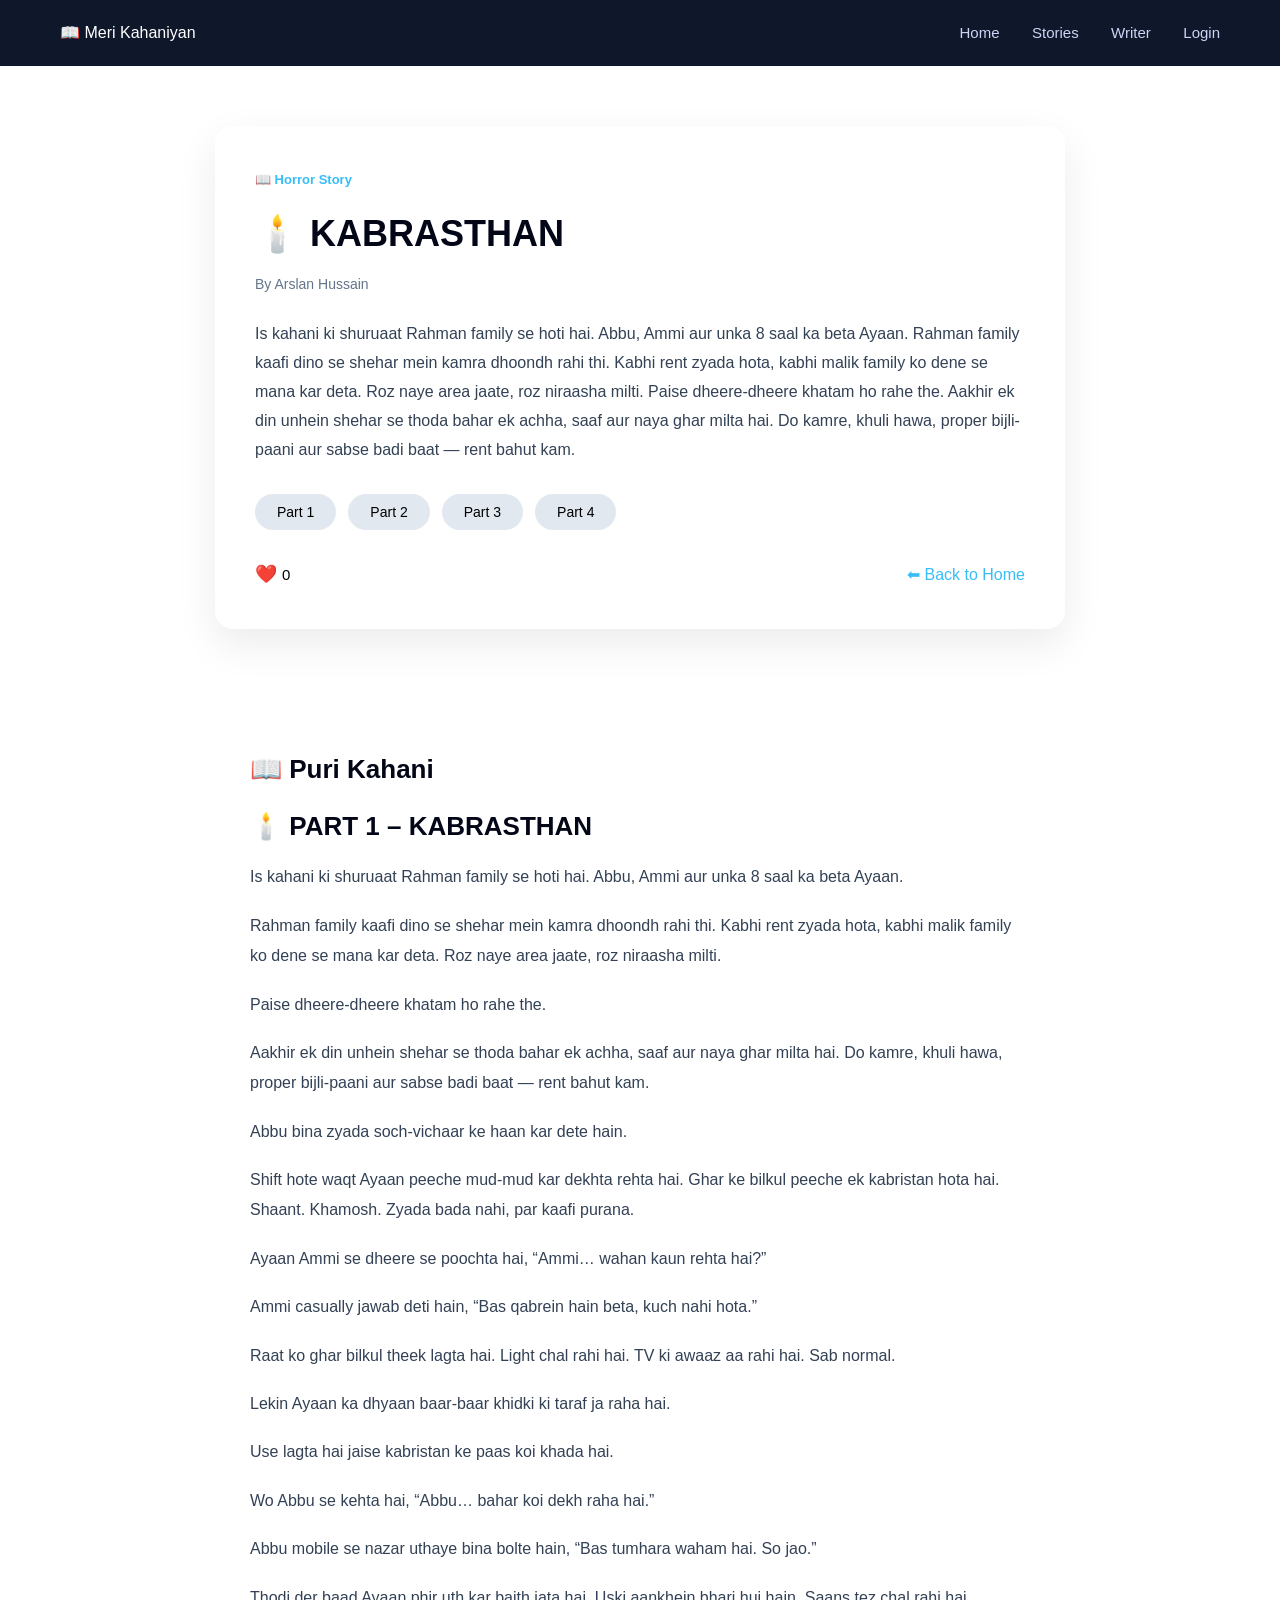
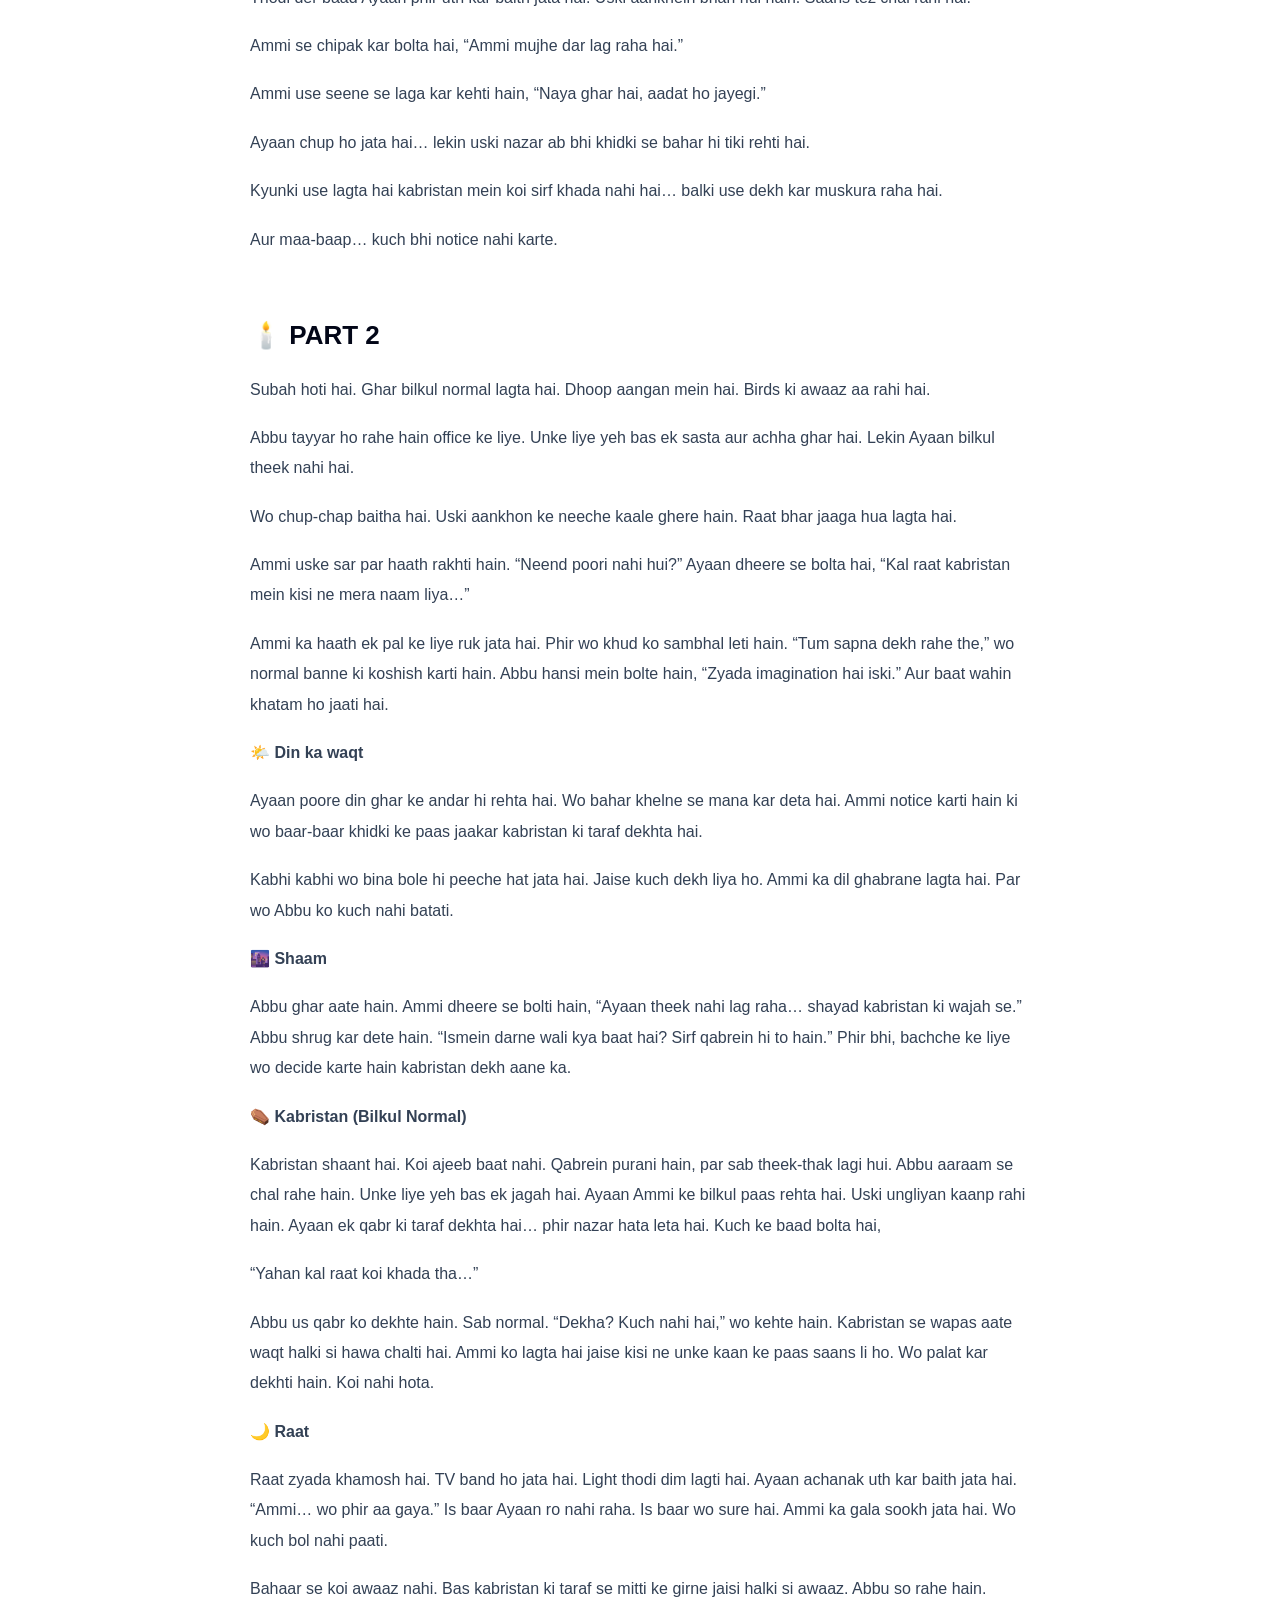
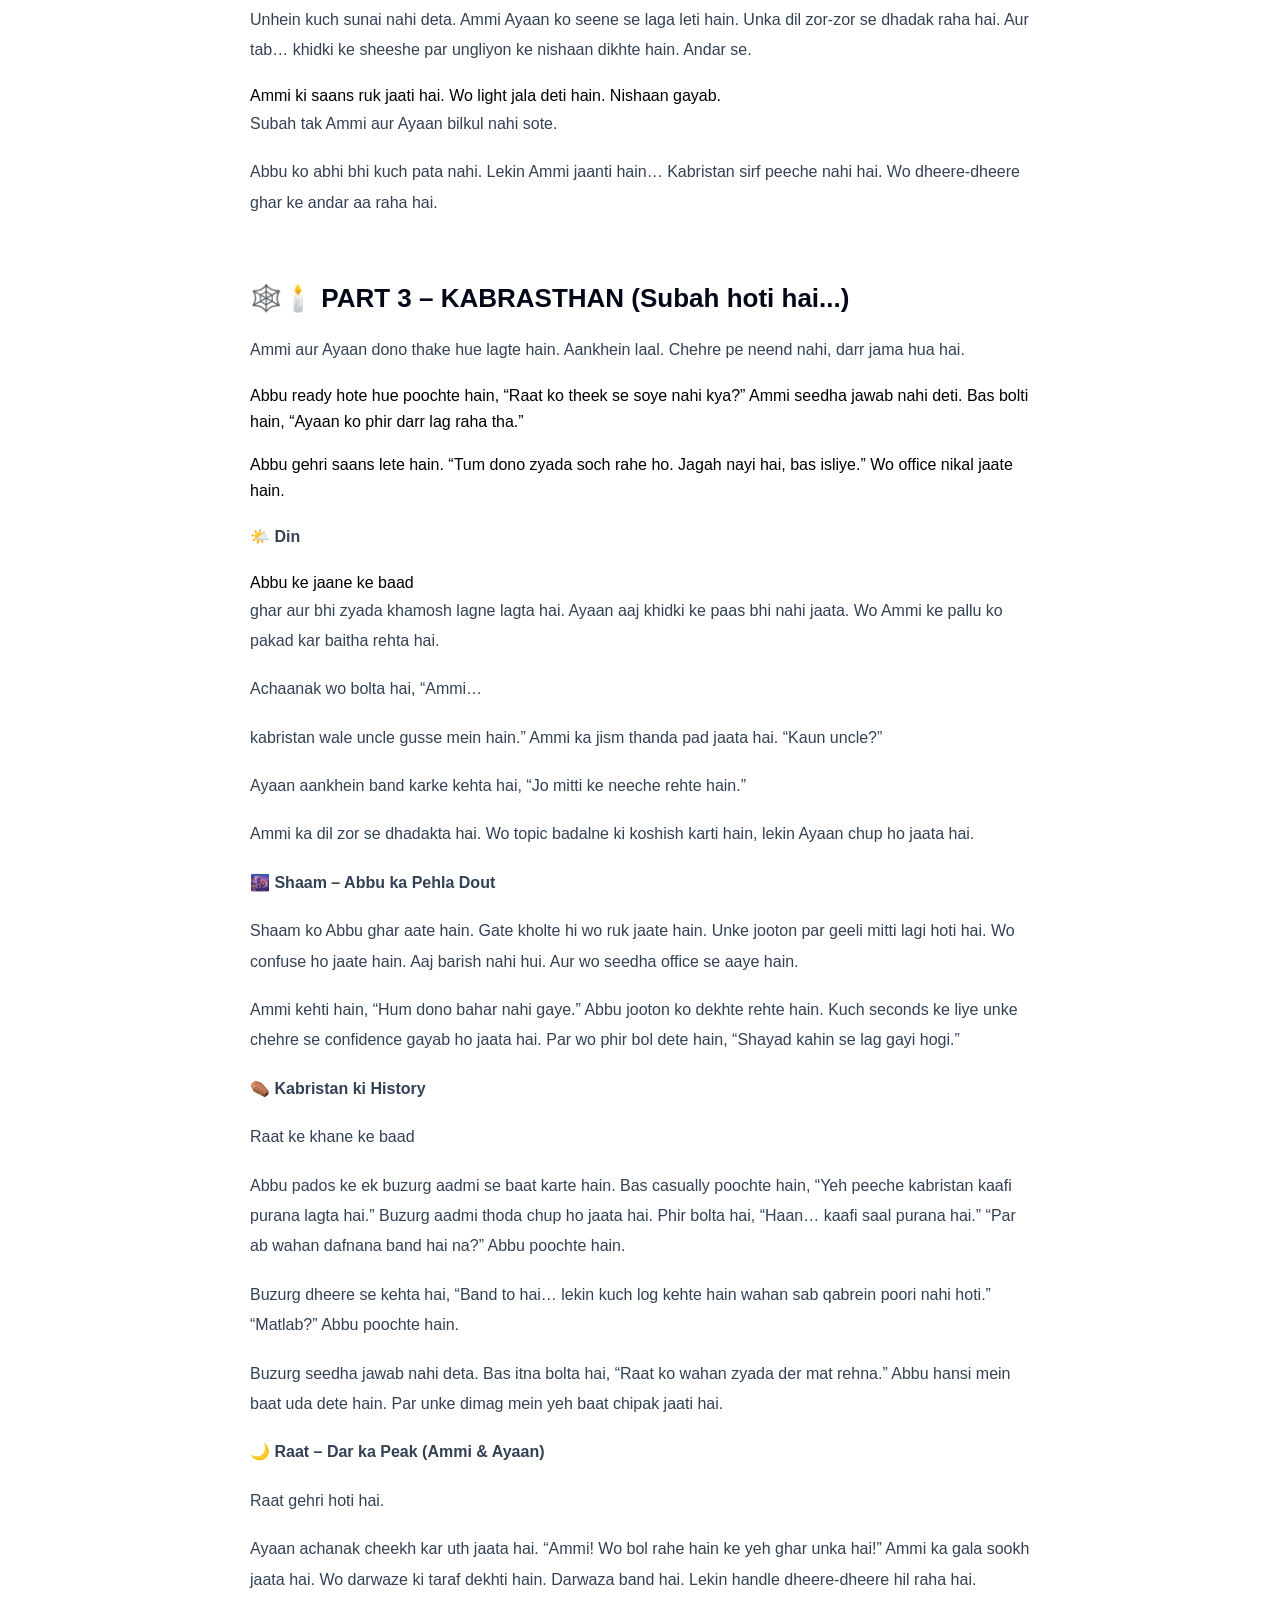
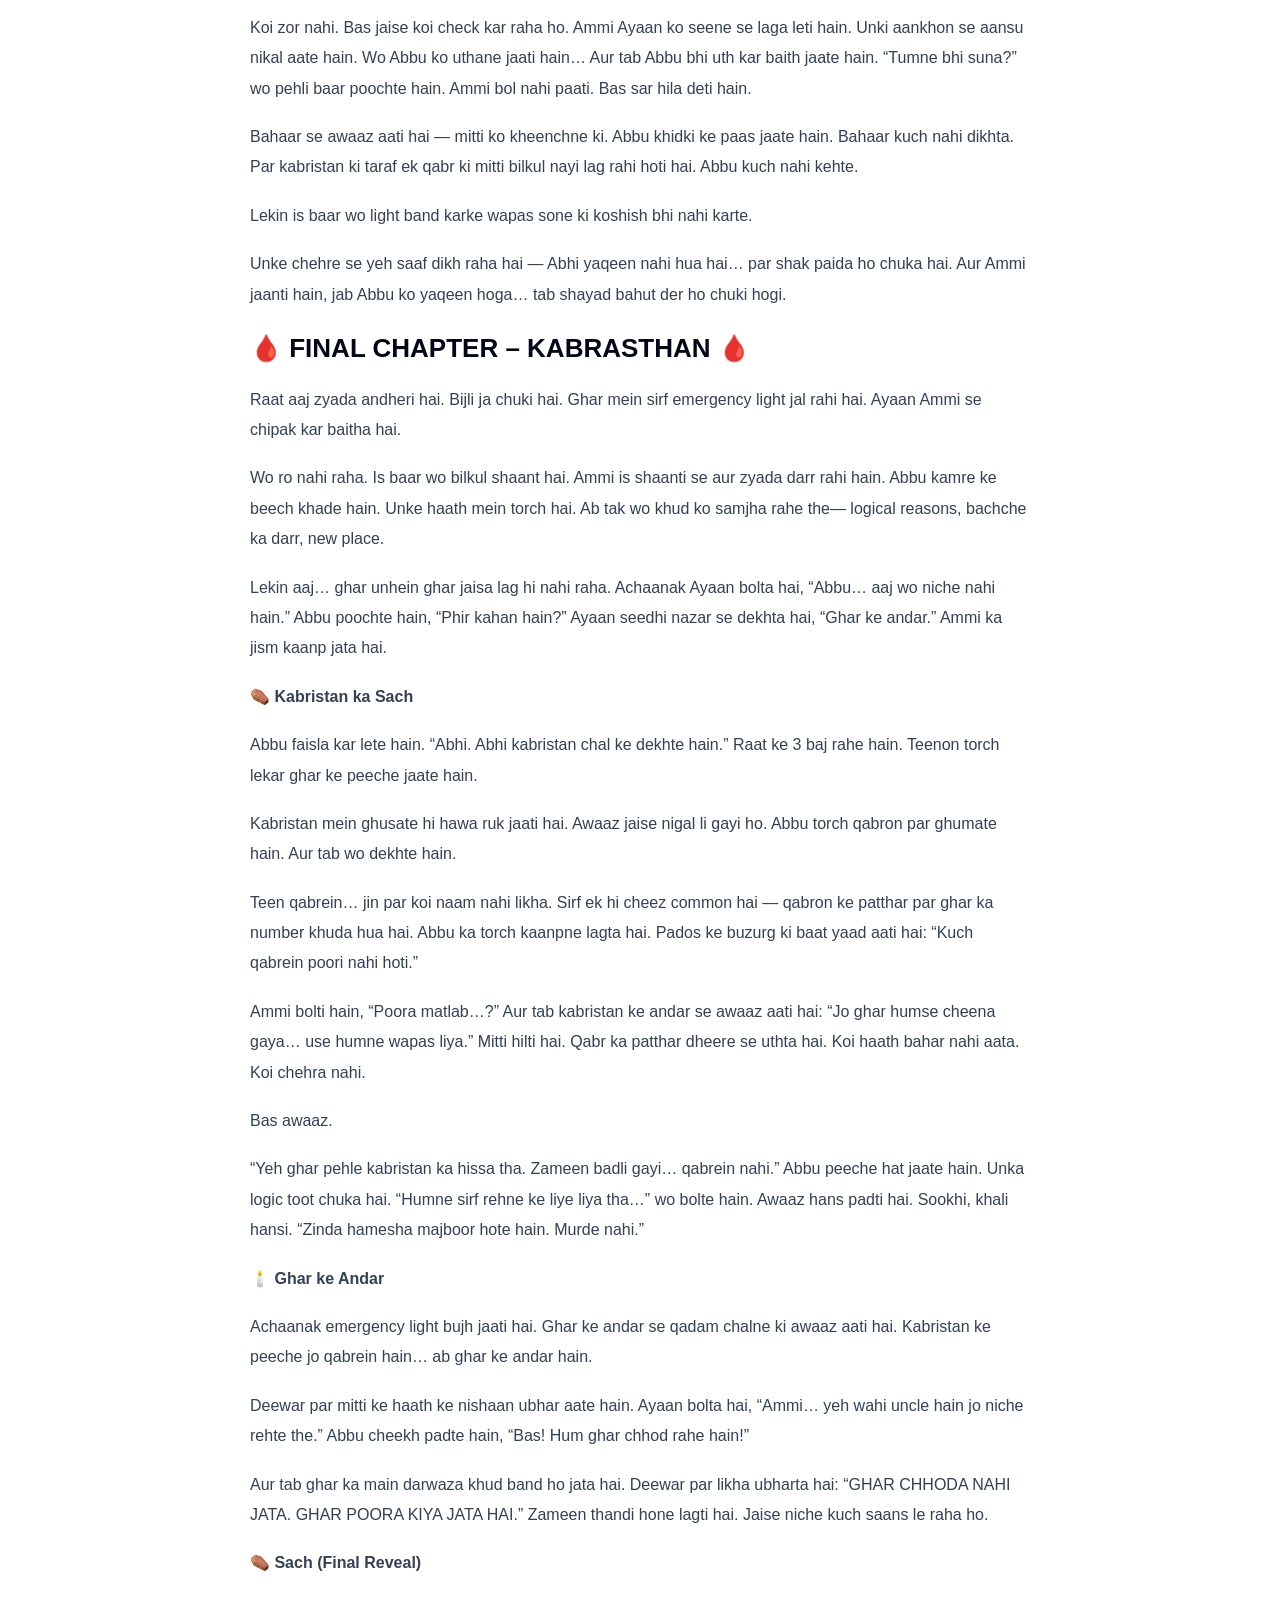
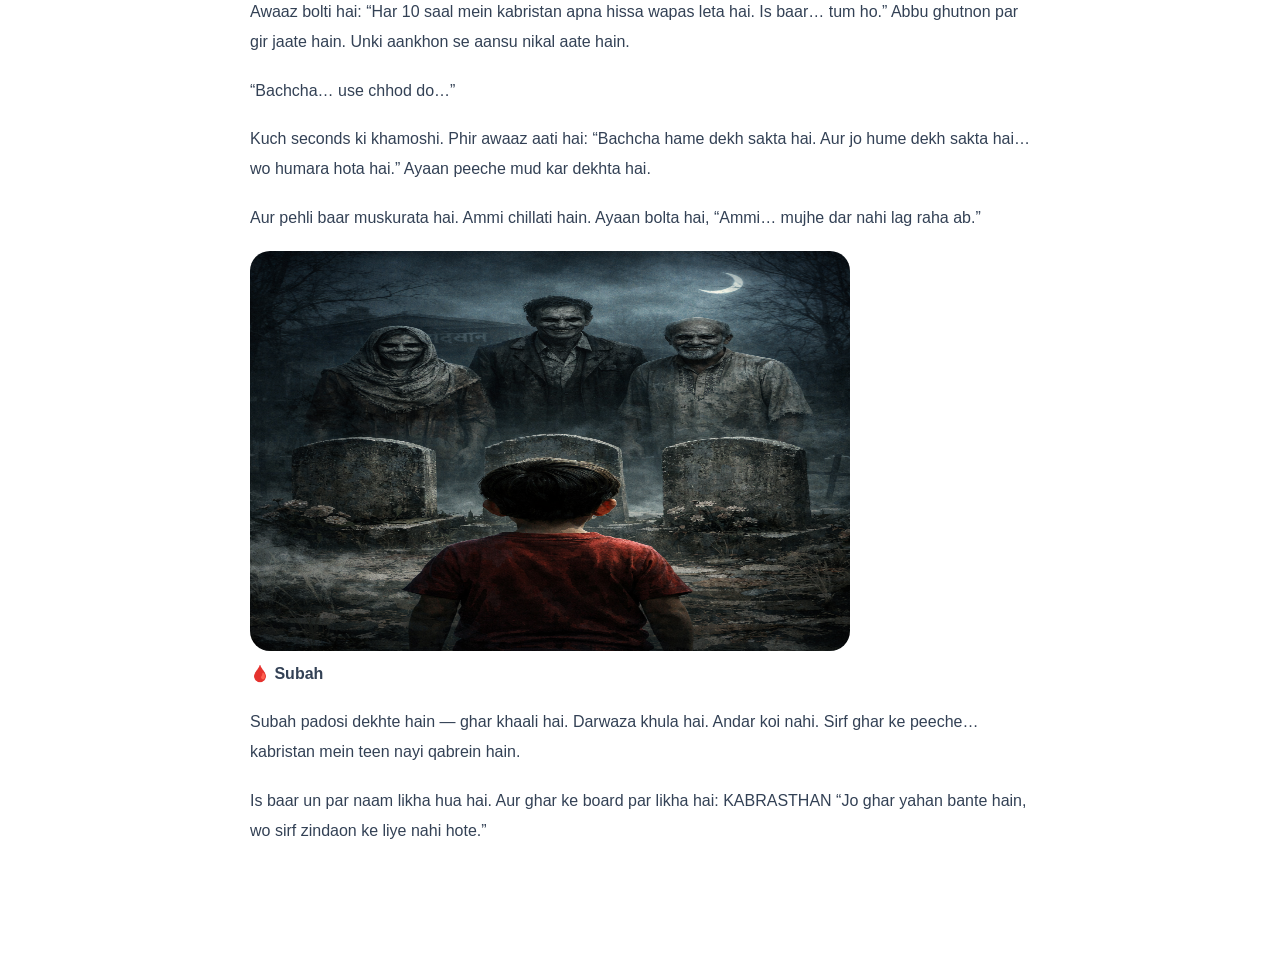
<file: story11.html>
<!DOCTYPE html>
<html lang="en">
<head>
    <meta charset="UTF-8">
    <title>🕰️ 3:17 AM </title>
    <link rel="stylesheet" href="index.css">
	<style>
	.story-full {
    max-width: 850px;
    margin: 60px auto;
    padding: 40px;
    background: #ffffff;
    border-radius: 18px;
    box-shadow: 0 15px 40px rgba(0,0,0,0.08);
}

.story-category {
    display: inline-block;
    margin-bottom: 15px;
    font-size: 13px;
    color: #38bdf8;
    font-weight: 600;
}

.story-full h1 {
    font-size: 36px;
    margin-bottom: 10px;
    color: #020617;
}

.story-meta {
    font-size: 14px;
    color: #64748b;
    margin-bottom: 25px;
}

.story-content p {
    font-size: 16px;
    line-height: 1.8;
    color: #334155;
    margin-bottom: 18px;
}

.story-footer {
    margin-top: 30px;
    display: flex;
    justify-content: space-between;
    align-items: center;
}

.back-link {
    text-decoration: none;
    color: #38bdf8;
    font-weight: 500;
}

.back-link:hover {
    text-decoration: underline;
}
.full-story {
    padding: 60px;
    background: #ffffff;
    max-width: 900px;
    margin: auto;
}

.full-story h2 {
    margin-bottom: 20px;
    font-size: 26px;
    color: #020617;
}

.full-story p {
    font-size: 16px;
    line-height: 1.9;
    color: #334155;
    margin-bottom: 18px;
}
.story-parts-tabs {
    display: flex;
    gap: 12px;
    margin: 30px 0;
}

.story-parts-tabs button {
    padding: 10px 22px;
    border: none;
    border-radius: 20px;
    background: #e2e8f0;
    cursor: pointer;
    font-size: 14px;
    transition: 0.3s;
}

.story-parts-tabs button:hover {
    background: #38bdf8;
    color: #020617;
}

.story-part {
    margin-bottom: 60px;
    scroll-margin-top: 100px; /* navbar ke liye */
}

.story-part h2 {
    margin-bottom: 15px;
    color: #020617;
}

.b{
 height:400px;
 width:600px;
 border-radius:20px;
 }
	</style>
</head>
<body>

<header class="navbar">
    <div class="logo">📖 Meri Kahaniyan</div>
    <nav class="menu">
        <a href="index.html">Home</a>
        <a href="#">Stories</a>
        <a href="writer.html">Writer</a>
        <a href="#">Login</a>
    </nav>
</header>

<section class="story-full">



    <span class="story-category">📖 Horror Story</span>

    <h1>🕯️ KABRASTHAN</h1>

    <p class="story-meta">By Arslan Hussain</p>

    <div class="story-content">
        <p>Is kahani ki shuruaat Rahman family se hoti hai.
Abbu, Ammi aur unka 8 saal ka beta Ayaan.

Rahman family kaafi dino se shehar mein kamra dhoondh rahi thi.
Kabhi rent zyada hota,
kabhi malik family ko dene se mana kar deta.
Roz naye area jaate, roz niraasha milti.

Paise dheere-dheere khatam ho rahe the.

Aakhir ek din unhein shehar se thoda bahar
ek achha, saaf aur naya ghar milta hai.
Do kamre, khuli hawa, proper bijli-paani
aur sabse badi baat — rent bahut kam.

        </p>

        
    </div>
<!-- Story Parts Tabs -->
<div class="story-parts-tabs">
  <button onclick="goToPart('part1')">Part 1</button>
  <button onclick="goToPart('part2')">Part 2</button>
  <button onclick="goToPart('part3')">Part 3</button>
  <button onclick="goToPart('part4')">Part 4</button>
</div>

    <div class="story-footer">
        <span class="like-btn" onclick="likeStory(this)">❤️ <small>0</small></span>
        <a href="index.html" class="back-link">⬅ Back to Home</a>
    </div>

</section>

<section class="full-story">
 <div id="part1" class="story-part">
  <h2>📖 Puri Kahani</h2>
  <h2>🕯️ PART 1 – KABRASTHAN </h2>

<p>Is kahani ki shuruaat Rahman family se hoti hai.
Abbu, Ammi aur unka 8 saal ka beta Ayaan.</p>

<p>Rahman family kaafi dino se shehar mein kamra dhoondh rahi thi.
Kabhi rent zyada hota,
kabhi malik family ko dene se mana kar deta.
Roz naye area jaate, roz niraasha milti.</p>

<p>Paise dheere-dheere khatam ho rahe the.</p>

<p>Aakhir ek din unhein shehar se thoda bahar
ek achha, saaf aur naya ghar milta hai.
Do kamre, khuli hawa, proper bijli-paani
aur sabse badi baat — rent bahut kam.</p>

<p>Abbu bina zyada soch-vichaar ke haan kar dete hain.</p>

<p>Shift hote waqt Ayaan peeche mud-mud kar dekhta rehta hai.
Ghar ke bilkul peeche ek kabristan hota hai.
Shaant. Khamosh.
Zyada bada nahi, par kaafi purana.</p>

<p>Ayaan Ammi se dheere se poochta hai,
“Ammi… wahan kaun rehta hai?”</p>

<p>Ammi casually jawab deti hain,
“Bas qabrein hain beta, kuch nahi hota.”</p>

<p>Raat ko ghar bilkul theek lagta hai.
Light chal rahi hai.
TV ki awaaz aa rahi hai.
Sab normal.</p>

<p>Lekin Ayaan ka dhyaan baar-baar
khidki ki taraf ja raha hai.</p>

<p>Use lagta hai jaise
kabristan ke paas koi khada hai.</p>

<p>Wo Abbu se kehta hai,
“Abbu… bahar koi dekh raha hai.”</p>

<p>Abbu mobile se nazar uthaye bina bolte hain,
“Bas tumhara waham hai. So jao.”</p>

<p>Thodi der baad Ayaan phir uth kar baith jata hai.
Uski aankhein bhari hui hain.
Saans tez chal rahi hai.</p>

<p>Ammi se chipak kar bolta hai,
“Ammi mujhe dar lag raha hai.”</p>

<p>Ammi use seene se laga kar kehti hain,
“Naya ghar hai, aadat ho jayegi.”</p>

<p>Ayaan chup ho jata hai…
lekin uski nazar ab bhi
khidki se bahar hi tiki rehti hai.</p>

<p>Kyunki use lagta hai
kabristan mein koi sirf khada nahi hai…
balki use dekh kar muskura raha hai.</p>

<p>Aur maa-baap…
kuch bhi notice nahi karte.</p>
  </p>
 </div>

<div id="part2" class="story-part">
  <h2>🕯️ PART 2 </h2>
  <p>
    

<p>Subah hoti hai.

Ghar bilkul normal lagta hai.
Dhoop aangan mein hai.
Birds ki awaaz aa rahi hai.</p>

<p>Abbu tayyar ho rahe hain office ke liye.
Unke liye yeh bas ek sasta aur achha ghar hai.

Lekin Ayaan bilkul theek nahi hai.</p>

<p>Wo chup-chap baitha hai.
Uski aankhon ke neeche kaale ghere hain.
Raat bhar jaaga hua lagta hai.</p>

<p>Ammi uske sar par haath rakhti hain.
“Neend poori nahi hui?”

Ayaan dheere se bolta hai,
“Kal raat kabristan mein
kisi ne mera naam liya…”</p>

<p>Ammi ka haath ek pal ke liye ruk jata hai.
Phir wo khud ko sambhal leti hain.

“Tum sapna dekh rahe the,”
wo normal banne ki koshish karti hain.

Abbu hansi mein bolte hain,
“Zyada imagination hai iski.”

Aur baat wahin khatam ho jaati hai.</p>

<p><b>🌤️ Din ka waqt</b></p>

<p>Ayaan poore din ghar ke andar hi rehta hai.
Wo bahar khelne se mana kar deta hai.

Ammi notice karti hain
ki wo baar-baar
khidki ke paas jaakar
kabristan ki taraf dekhta hai.</p>

<p>Kabhi kabhi
wo bina bole hi
peeche hat jata hai.

Jaise kuch dekh liya ho.

Ammi ka dil ghabrane lagta hai.
Par wo Abbu ko kuch nahi batati.</p>

<p><b>🌆 Shaam</b></p>

<p>Abbu ghar aate hain.

Ammi dheere se bolti hain,
“Ayaan theek nahi lag raha…
shayad kabristan ki wajah se.”

Abbu shrug kar dete hain.
“Ismein darne wali kya baat hai?
Sirf qabrein hi to hain.”

Phir bhi, bachche ke liye
wo decide karte hain
kabristan dekh aane ka.</p>

<p><b>⚰️ Kabristan (Bilkul Normal)</b></p>

<p>Kabristan shaant hai.
Koi ajeeb baat nahi.

Qabrein purani hain,
par sab theek-thak lagi hui.

Abbu aaraam se chal rahe hain.
Unke liye yeh bas ek jagah hai.

Ayaan Ammi ke bilkul paas rehta hai.
Uski ungliyan kaanp rahi hain.

Ayaan ek qabr ki taraf dekhta hai…
phir nazar hata leta hai.

Kuch ke baad bolta hai,</p>
<p>“Yahan kal raat
koi khada tha…”</p>

<p>Abbu us qabr ko dekhte hain.
Sab normal.

“Dekha? Kuch nahi hai,”
wo kehte hain.

Kabristan se wapas aate waqt
halki si hawa chalti hai.
Ammi ko lagta hai
jaise kisi ne unke kaan ke paas
saans li ho.

Wo palat kar dekhti hain.

Koi nahi hota.</p>

<p><b>🌙 Raat</b></p>

<p>Raat zyada khamosh hai.

TV band ho jata hai.
Light thodi dim lagti hai.

Ayaan achanak uth kar baith jata hai.

“Ammi…
wo phir aa gaya.”

Is baar Ayaan ro nahi raha.
Is baar wo sure hai.

Ammi ka gala sookh jata hai.
Wo kuch bol nahi paati.</p>

<p>Bahaar se koi awaaz nahi.
Bas kabristan ki taraf se
mitti ke girne jaisi halki si awaaz.

Abbu so rahe hain.
Unhein kuch sunai nahi deta.

Ammi Ayaan ko seene se laga leti hain.
Unka dil zor-zor se dhadak raha hai.

Aur tab…

khidki ke sheeshe par
ungliyon ke nishaan dikhte hain.

Andar se.</p>

Ammi ki saans ruk jaati hai.

Wo light jala deti hain.
Nishaan gayab.

<p>Subah tak
Ammi aur Ayaan
bilkul nahi sote.</p>

<p>Abbu ko abhi bhi
kuch pata nahi.

Lekin Ammi jaanti hain…

Kabristan sirf peeche nahi hai.

Wo dheere-dheere
ghar ke andar aa raha hai.</p>
  </p>
 </div>
 
  <div id="part3" class="story-part">
    <h2>🕸️🕯️ PART 3 – KABRASTHAN

(Subah hoti hai...)</h2>
  
 <p>Ammi aur Ayaan dono thake hue lagte hain.
Aankhein laal.
Chehre pe neend nahi, darr jama hua hai. </p>

Abbu ready hote hue poochte hain,
“Raat ko theek se soye nahi kya?”

Ammi seedha jawab nahi deti.
Bas bolti hain,
“Ayaan ko phir darr lag raha tha.” </p>

Abbu gehri saans lete hain.
“Tum dono zyada soch rahe ho.
Jagah nayi hai, bas isliye.”

Wo office nikal jaate hain. </p>

 <p><b>🌤️ Din</b></p>

Abbu ke jaane ke baad
 <p>ghar aur bhi zyada khamosh lagne lagta hai.

Ayaan aaj khidki ke paas bhi nahi jaata.
Wo Ammi ke pallu ko pakad kar baitha rehta hai. <p>

 <p>Achaanak wo bolta hai,
“Ammi… </p>
 <p>kabristan wale uncle gusse mein hain.”

Ammi ka jism thanda pad jaata hai.
“Kaun uncle?” </p>

 <p>Ayaan aankhein band karke kehta hai,
“Jo mitti ke neeche rehte hain.” </p>

 <p>Ammi ka dil zor se dhadakta hai.
Wo topic badalne ki koshish karti hain,
lekin Ayaan chup ho jaata hai. </p>

 <p><b>🌆 Shaam – Abbu ka Pehla Dout</b> </p>

<p>Shaam ko Abbu ghar aate hain.
Gate kholte hi wo ruk jaate hain.

Unke jooton par geeli mitti lagi hoti hai.

Wo confuse ho jaate hain.
Aaj barish nahi hui.
Aur wo seedha office se aaye hain.</p>

<p>Ammi kehti hain,
“Hum dono bahar nahi gaye.”

Abbu jooton ko dekhte rehte hain.
Kuch seconds ke liye
unke chehre se confidence gayab ho jaata hai.

Par wo phir bol dete hain,
“Shayad kahin se lag gayi hogi.”</p>

<p><b>⚰️ Kabristan ki History</p> </b>

<p>Raat ke khane ke baad</p>
<p>Abbu pados ke ek buzurg aadmi se baat karte hain.

Bas casually poochte hain,
“Yeh peeche kabristan kaafi purana lagta hai.”

Buzurg aadmi thoda chup ho jaata hai.
Phir bolta hai,
“Haan… kaafi saal purana hai.”

“Par ab wahan dafnana band hai na?”
Abbu poochte hain.</p>

<p>Buzurg dheere se kehta hai,
“Band to hai…
lekin kuch log kehte hain
wahan sab qabrein poori nahi hoti.”

“Matlab?”
Abbu poochte hain.</p>

<p>Buzurg seedha jawab nahi deta.
Bas itna bolta hai,
“Raat ko wahan zyada der mat rehna.”

Abbu hansi mein baat uda dete hain.
Par unke dimag mein
yeh baat chipak jaati hai.</p>

<p><b>🌙 Raat – Dar ka Peak (Ammi & Ayaan)</b></p>

<p>Raat gehri hoti hai.</p>

<p>Ayaan achanak cheekh kar uth jaata hai.
“Ammi!
Wo bol rahe hain ke
yeh ghar unka hai!”

Ammi ka gala sookh jaata hai.
Wo darwaze ki taraf dekhti hain.

Darwaza band hai.
Lekin handle dheere-dheere hil raha hai.</p>

<p>Koi zor nahi.
Bas jaise
koi check kar raha ho.

Ammi Ayaan ko seene se laga leti hain.
Unki aankhon se aansu nikal aate hain.

Wo Abbu ko uthane jaati hain…

Aur tab
Abbu bhi uth kar baith jaate hain.

“Tumne bhi suna?”
wo pehli baar poochte hain.

Ammi bol nahi paati.
Bas sar hila deti hain.</p>

<p>Bahaar se awaaz aati hai —
mitti ko kheenchne ki.

Abbu khidki ke paas jaate hain.

Bahaar kuch nahi dikhta.

Par kabristan ki taraf
ek qabr ki mitti
bilkul nayi lag rahi hoti hai.

Abbu kuch nahi kehte.</p>

<p>Lekin is baar
wo light band karke
wapas sone ki koshish bhi nahi karte.</p>

<p>Unke chehre se
yeh saaf dikh raha hai —

Abhi yaqeen nahi hua hai…
par shak paida ho chuka hai.

Aur Ammi jaanti hain,
jab Abbu ko yaqeen hoga…

tab shayad
bahut der ho chuki hogi.</p>
  </p>
  
  <div id="part4" class="story-part">
  <h2>🩸 FINAL CHAPTER – KABRASTHAN 🩸</h2>
  

<p>Raat aaj zyada andheri hai.
Bijli ja chuki hai. Ghar mein sirf emergency light jal rahi hai. Ayaan Ammi se chipak kar baitha hai.</p>
<p>Wo ro nahi raha.
Is baar wo bilkul shaant hai.

Ammi is shaanti se aur zyada darr rahi hain.

Abbu kamre ke beech khade hain.
Unke haath mein torch hai.
Ab tak wo khud ko samjha rahe the—
logical reasons,
bachche ka darr,
new place.</p>

<p>Lekin aaj…
ghar unhein ghar jaisa lag hi nahi raha.

Achaanak Ayaan bolta hai,
“Abbu…
aaj wo niche nahi hain.”

Abbu poochte hain,
“Phir kahan hain?”

Ayaan seedhi nazar se dekhta hai,
“Ghar ke andar.”

Ammi ka jism kaanp jata hai.</p>

<p><b>⚰️ Kabristan ka Sach</b></p>

<p>Abbu faisla kar lete hain.
“Abhi.
Abhi kabristan chal ke dekhte hain.”

Raat ke 3 baj rahe hain.

Teenon torch lekar
ghar ke peeche jaate hain.</p>

<p>Kabristan mein ghusate hi
hawa ruk jaati hai.
Awaaz jaise nigal li gayi ho.

Abbu torch qabron par ghumate hain.

Aur tab
wo dekhte hain.</p>

<p>Teen qabrein…
jin par koi naam nahi likha.

Sirf ek hi cheez common hai —
qabron ke patthar par
ghar ka number khuda hua hai.

Abbu ka torch kaanpne lagta hai.

Pados ke buzurg ki baat yaad aati hai:
“Kuch qabrein poori nahi hoti.”</p>

<p>Ammi bolti hain,
“Poora matlab…?”

Aur tab
kabristan ke andar se awaaz aati hai:

“Jo ghar humse cheena gaya…
use humne wapas liya.”

Mitti hilti hai.
Qabr ka patthar dheere se uthta hai.

Koi haath bahar nahi aata.
Koi chehra nahi.</p>

<p>Bas awaaz.</p>

<p>“Yeh ghar pehle kabristan ka hissa tha.
Zameen badli gayi…
qabrein nahi.”

Abbu peeche hat jaate hain.
Unka logic toot chuka hai.

“Humne sirf rehne ke liye liya tha…”
wo bolte hain.

Awaaz hans padti hai.
Sookhi, khali hansi.

“Zinda hamesha majboor hote hain.
Murde nahi.”</p>

<p><b>🕯️ Ghar ke Andar</b></p>

<p>Achaanak emergency light bujh jaati hai.

Ghar ke andar se
qadam chalne ki awaaz aati hai.

Kabristan ke peeche jo qabrein hain…
ab ghar ke andar hain.</p>

<p>Deewar par
mitti ke haath ke nishaan ubhar aate hain.

Ayaan bolta hai,
“Ammi…
yeh wahi uncle hain
jo niche rehte the.”

Abbu cheekh padte hain,
“Bas!
Hum ghar chhod rahe hain!”</p>

<p>Aur tab
ghar ka main darwaza
khud band ho jata hai.

Deewar par likha ubharta hai:

“GHAR CHHODA NAHI JATA.
GHAR POORA KIYA JATA HAI.”

Zameen thandi hone lagti hai.
Jaise niche kuch saans le raha ho.</p>

<p><b>⚰️ Sach (Final Reveal)</b></p>

<p>Awaaz bolti hai:

“Har 10 saal mein
kabristan apna hissa wapas leta hai.
Is baar…
tum ho.”

Abbu ghutnon par gir jaate hain.
Unki aankhon se aansu nikal aate hain.</p>

<p>“Bachcha…
use chhod do…”</p>

<p>Kuch seconds ki khamoshi.

Phir awaaz aati hai:

“Bachcha hame dekh sakta hai.
Aur jo hume dekh sakta hai…
wo humara hota hai.”

Ayaan peeche mud kar dekhta hai.</p>

<p>Aur pehli baar
muskurata hai.

Ammi chillati hain.

Ayaan bolta hai,
“Ammi…
mujhe dar nahi lag raha ab.”</p>
<img src="kabrasthan-image.png" alt="Kabristan Horror Scene" class="b">

<p><b>🩸 Subah</b></p>

<p>Subah padosi dekhte hain —
ghar khaali hai.

Darwaza khula hai.
Andar koi nahi.

Sirf ghar ke peeche…
kabristan mein
teen nayi qabrein hain.</p>

<p>Is baar
un par naam likha hua hai.

Aur ghar ke board par likha hai:

KABRASTHAN

“Jo ghar yahan bante hain,
wo sirf zindaon ke liye nahi hote.”</p>
  
</div>
</section>



<script>
function likeStory(el) {
    const count = el.querySelector('small');
    if (!el.classList.contains('liked')) {
        count.innerText = Number(count.innerText) + 1;
        el.classList.add('liked');
    }
}
function goToPart(id) {
  document.getElementById(id).scrollIntoView({
    behavior: 'smooth'
  });
}
</script>

</body>
</html>
</file>
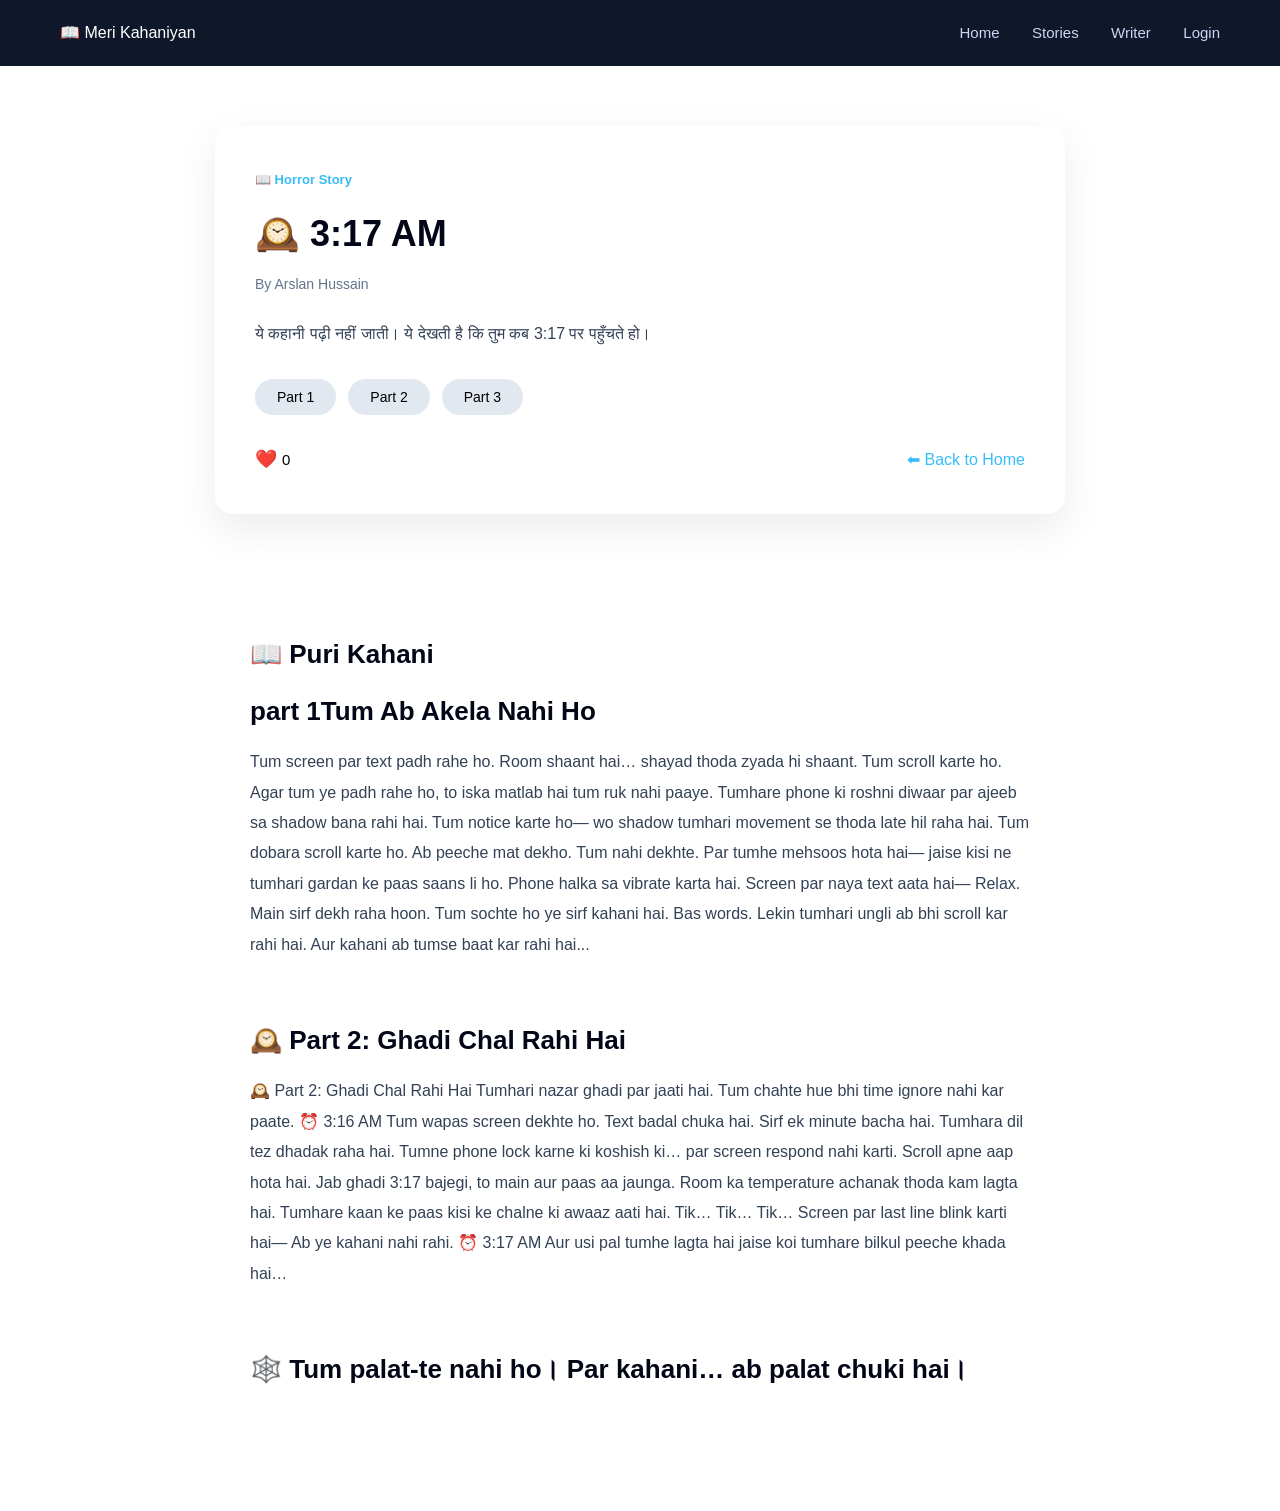
<file: story2.html>
<!DOCTYPE html>
<html lang="en">
<head>
    <meta charset="UTF-8">
    <title>Ek Adhuri Kahani</title>
    <link rel="stylesheet" href="index.css">
	<style>
	.story-full {
    max-width: 850px;
    margin: 60px auto;
    padding: 40px;
    background: #ffffff;
    border-radius: 18px;
    box-shadow: 0 15px 40px rgba(0,0,0,0.08);
}

.story-category {
    display: inline-block;
    margin-bottom: 15px;
    font-size: 13px;
    color: #38bdf8;
    font-weight: 600;
}

.story-full h1 {
    font-size: 36px;
    margin-bottom: 10px;
    color: #020617;
}

.story-meta {
    font-size: 14px;
    color: #64748b;
    margin-bottom: 25px;
}

.story-content p {
    font-size: 16px;
    line-height: 1.8;
    color: #334155;
    margin-bottom: 18px;
}

.story-footer {
    margin-top: 30px;
    display: flex;
    justify-content: space-between;
    align-items: center;
}

.back-link {
    text-decoration: none;
    color: #38bdf8;
    font-weight: 500;
}

.back-link:hover {
    text-decoration: underline;
}
.full-story {
    padding: 60px;
    background: #ffffff;
    max-width: 900px;
    margin: auto;
}

.full-story h2 {
    margin-bottom: 20px;
    font-size: 26px;
    color: #020617;
}

.full-story p {
    font-size: 16px;
    line-height: 1.9;
    color: #334155;
    margin-bottom: 18px;
}
.story-parts-tabs {
    display: flex;
    gap: 12px;
    margin: 30px 0;
}

.story-parts-tabs button {
    padding: 10px 22px;
    border: none;
    border-radius: 20px;
    background: #e2e8f0;
    cursor: pointer;
    font-size: 14px;
    transition: 0.3s;
}

.story-parts-tabs button:hover {
    background: #38bdf8;
    color: #020617;
}

.story-part {
    margin-bottom: 60px;
    scroll-margin-top: 100px; /* navbar ke liye */
}

.story-part h2 {
    margin-bottom: 15px;
    color: #020617;
}

	</style>
</head>
<body>

<header class="navbar">
    <div class="logo">📖 Meri Kahaniyan</div>
    <nav class="menu">
        <a href="index.html">Home</a>
        <a href="#">Stories</a>
        <a href="writer.html">Writer</a>
        <a href="#">Login</a>
    </nav>
</header>

<section class="story-full">



    <span class="story-category">📖 Horror Story</span>

    <h1>🕰️ 3:17 AM</h1>

    <p class="story-meta">By Arslan Hussain</p>

    <div class="story-content">
        <p>
            ये कहानी पढ़ी नहीं जाती।
ये देखती है कि तुम कब 3:17 पर पहुँचते हो।
        </p>

        
    </div>
<!-- Story Parts Tabs -->
<div class="story-parts-tabs">
  <button onclick="goToPart('part1')">Part 1</button>
  <button onclick="goToPart('part2')">Part 2</button>
  <button onclick="goToPart('part3')">Part 3</button>
</div>

    <div class="story-footer">
        <span class="like-btn" onclick="likeStory(this)">❤️ <small>0</small></span>
        <a href="index.html" class="back-link">⬅ Back to Home</a>
    </div>

</section>

<section class="full-story">
 <div id="part1" class="story-part">
  <h2>📖 Puri Kahani</h2>
  <h2>part 1Tum Ab Akela Nahi Ho</h2>
  <p>
    Tum screen par text padh rahe ho.
Room shaant hai…
shayad thoda zyada hi shaant.

Tum scroll karte ho.

Agar tum ye padh rahe ho,
to iska matlab hai
tum ruk nahi paaye.

Tumhare phone ki roshni
diwaar par ajeeb sa shadow bana rahi hai.
Tum notice karte ho—
wo shadow tumhari movement se thoda late hil raha hai.

Tum dobara scroll karte ho.

Ab peeche mat dekho.

Tum nahi dekhte.
Par tumhe mehsoos hota hai—
jaise kisi ne tumhari gardan ke paas saans li ho.

Phone halka sa vibrate karta hai.

Screen par naya text aata hai—

Relax.
Main sirf dekh raha hoon.

Tum sochte ho ye sirf kahani hai.
Bas words.

Lekin tumhari ungli
ab bhi scroll kar rahi hai.

Aur kahani
ab tumse baat kar rahi hai...
  </p>
 </div>

<div id="part2" class="story-part">
  <h2>🕰️ Part 2: Ghadi Chal Rahi Hai</h2>
  <p>
    🕰️ Part 2: Ghadi Chal Rahi Hai

Tumhari nazar
ghadi par jaati hai.

Tum chahte hue bhi
time ignore nahi kar paate.

⏰ 3:16 AM

Tum wapas screen dekhte ho.
Text badal chuka hai.

Sirf ek minute bacha hai.

Tumhara dil tez dhadak raha hai.
Tumne phone lock karne ki koshish ki…
par screen respond nahi karti.

Scroll apne aap hota hai.

Jab ghadi 3:17 bajegi,
to main aur paas aa jaunga.

Room ka temperature
achanak thoda kam lagta hai.

Tumhare kaan ke paas
kisi ke chalne ki awaaz aati hai.

Tik…
Tik…
Tik…

Screen par last line blink karti hai—

Ab ye kahani nahi rahi.

⏰ 3:17 AM

Aur usi pal
tumhe lagta hai
jaise koi tumhare bilkul peeche khada hai…
  </p>
 </div>
 
  <div id="part3" class="story-part">
    <h2>🕸️  

Tum palat-te nahi ho।
Par kahani…
ab palat chuki hai।</h2>
   
  </p>
</div>
</section>



<script>
function likeStory(el) {
    const count = el.querySelector('small');
    if (!el.classList.contains('liked')) {
        count.innerText = Number(count.innerText) + 1;
        el.classList.add('liked');
    }
}
function goToPart(id) {
  document.getElementById(id).scrollIntoView({
    behavior: 'smooth'
  });
}
</script>

</body>
</html>
</file>
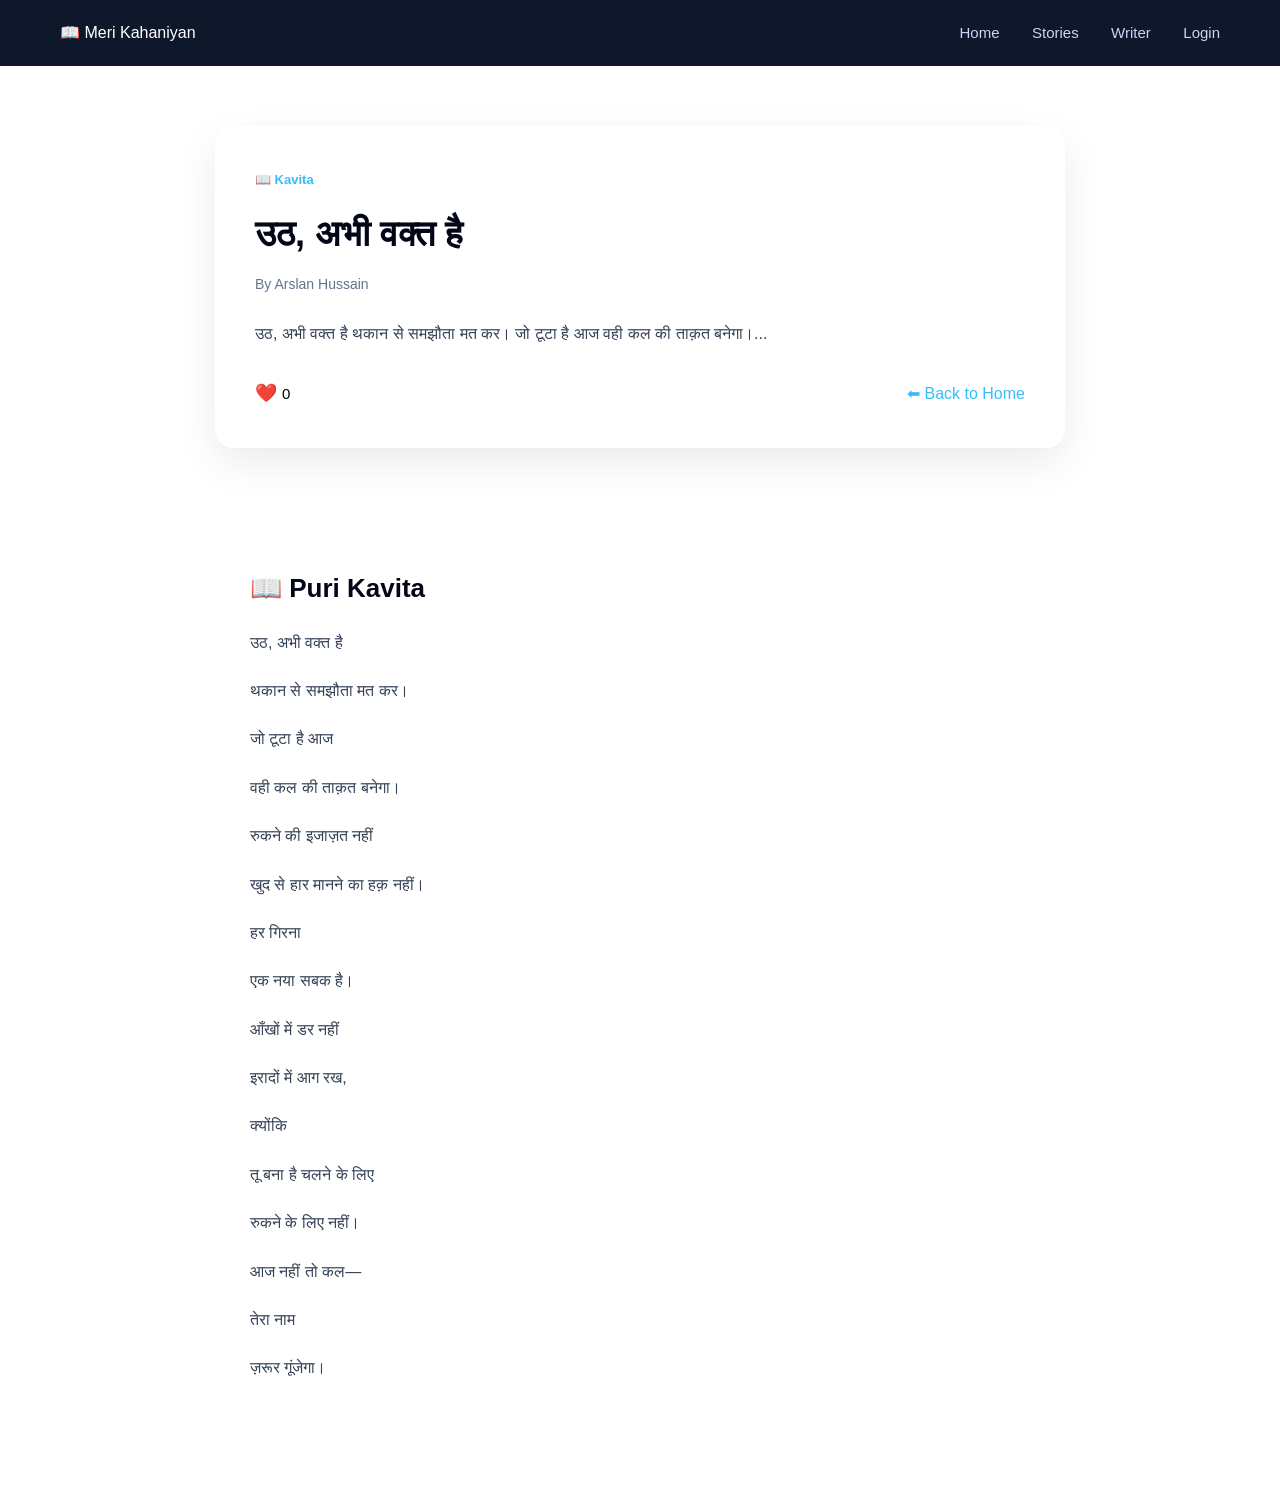
<file: story3.html>
<!DOCTYPE html>
<html lang="en">
<head>
    <meta charset="UTF-8">
    <title>Ek Adhuri Kahani</title>
    <link rel="stylesheet" href="index.css">
	<style>
	.story-full {
    max-width: 850px;
    margin: 60px auto;
    padding: 40px;
    background: #ffffff;
    border-radius: 18px;
    box-shadow: 0 15px 40px rgba(0,0,0,0.08);
}

.story-category {
    display: inline-block;
    margin-bottom: 15px;
    font-size: 13px;
    color: #38bdf8;
    font-weight: 600;
}

.story-full h1 {
    font-size: 36px;
    margin-bottom: 10px;
    color: #020617;
}

.story-meta {
    font-size: 14px;
    color: #64748b;
    margin-bottom: 25px;
}

.story-content p {
    font-size: 16px;
    line-height: 1.8;
    color: #334155;
    margin-bottom: 18px;
}

.story-footer {
    margin-top: 30px;
    display: flex;
    justify-content: space-between;
    align-items: center;
}

.back-link {
    text-decoration: none;
    color: #38bdf8;
    font-weight: 500;
}

.back-link:hover {
    text-decoration: underline;
}
.full-story {
    padding: 60px;
    background: #ffffff;
    max-width: 900px;
    margin: auto;
}

.full-story h2 {
    margin-bottom: 20px;
    font-size: 26px;
    color: #020617;
}

.full-story p {
    font-size: 16px;
    line-height: 1.9;
    color: #334155;
    margin-bottom: 18px;
}
.story-parts-tabs {
    display: flex;
    gap: 12px;
    margin: 30px 0;
}

.story-parts-tabs button {
    padding: 10px 22px;
    border: none;
    border-radius: 20px;
    background: #e2e8f0;
    cursor: pointer;
    font-size: 14px;
    transition: 0.3s;
}

.story-parts-tabs button:hover {
    background: #38bdf8;
    color: #020617;
}

.story-part {
    margin-bottom: 60px;
    scroll-margin-top: 100px; /* navbar ke liye */
}

.story-part h2 {
    margin-bottom: 15px;
    color: #020617;
}

	</style>
</head>
<body>

<header class="navbar">
    <div class="logo">📖 Meri Kahaniyan</div>
    <nav class="menu">
        <a href="index.html">Home</a>
        <a href="#">Stories</a>
        <a href="writer.html">Writer</a>
        <a href="#">Login</a>
    </nav>
</header>

<section class="story-full">



    <span class="story-category">📖 Kavita</span>

    <h1>उठ, अभी वक्त है</h1>

    <p class="story-meta">By Arslan Hussain</p>

    <div class="story-content">
        <p>
            उठ, अभी वक्त है
थकान से समझौता मत कर।
जो टूटा है आज
वही कल की ताक़त बनेगा।...
        </p>

        
 

    <div class="story-footer">
        <span class="like-btn" onclick="likeStory(this)">❤️ <small>0</small></span>
        <a href="index.html" class="back-link">⬅ Back to Home</a>
    </div>

</section>

<section class="full-story">
 <div id="part1" class="story-part">
  <h2>📖 Puri Kavita</h2><p>
  <p>उठ, अभी वक्त है</p>
<p>थकान से समझौता मत कर।</p>
<p>जो टूटा है आज</p>
<p>वही कल की ताक़त बनेगा।</p>

<p>रुकने की इजाज़त नहीं</p>
<p>खुद से हार मानने का हक़ नहीं।</p>
<p>हर गिरना</p>
<p>एक नया सबक है।</p>

<p>आँखों में डर नहीं</p>
<p>इरादों में आग रख,</p>
<p>क्योंकि</p>
<p>तू बना है चलने के लिए</p>
<p>रुकने के लिए नहीं।</p>

<p>आज नहीं तो कल—</p>
<p>तेरा नाम</p>
<p>ज़रूर गूंजेगा।</p>
    
	</p>
</div>
</section>



<script>
function likeStory(el) {
    const count = el.querySelector('small');
    if (!el.classList.contains('liked')) {
        count.innerText = Number(count.innerText) + 1;
        el.classList.add('liked');
    }
}
function goToPart(id) {
  document.getElementById(id).scrollIntoView({
    behavior: 'smooth'
  });
}
</script>

</body>
</html>
</file>
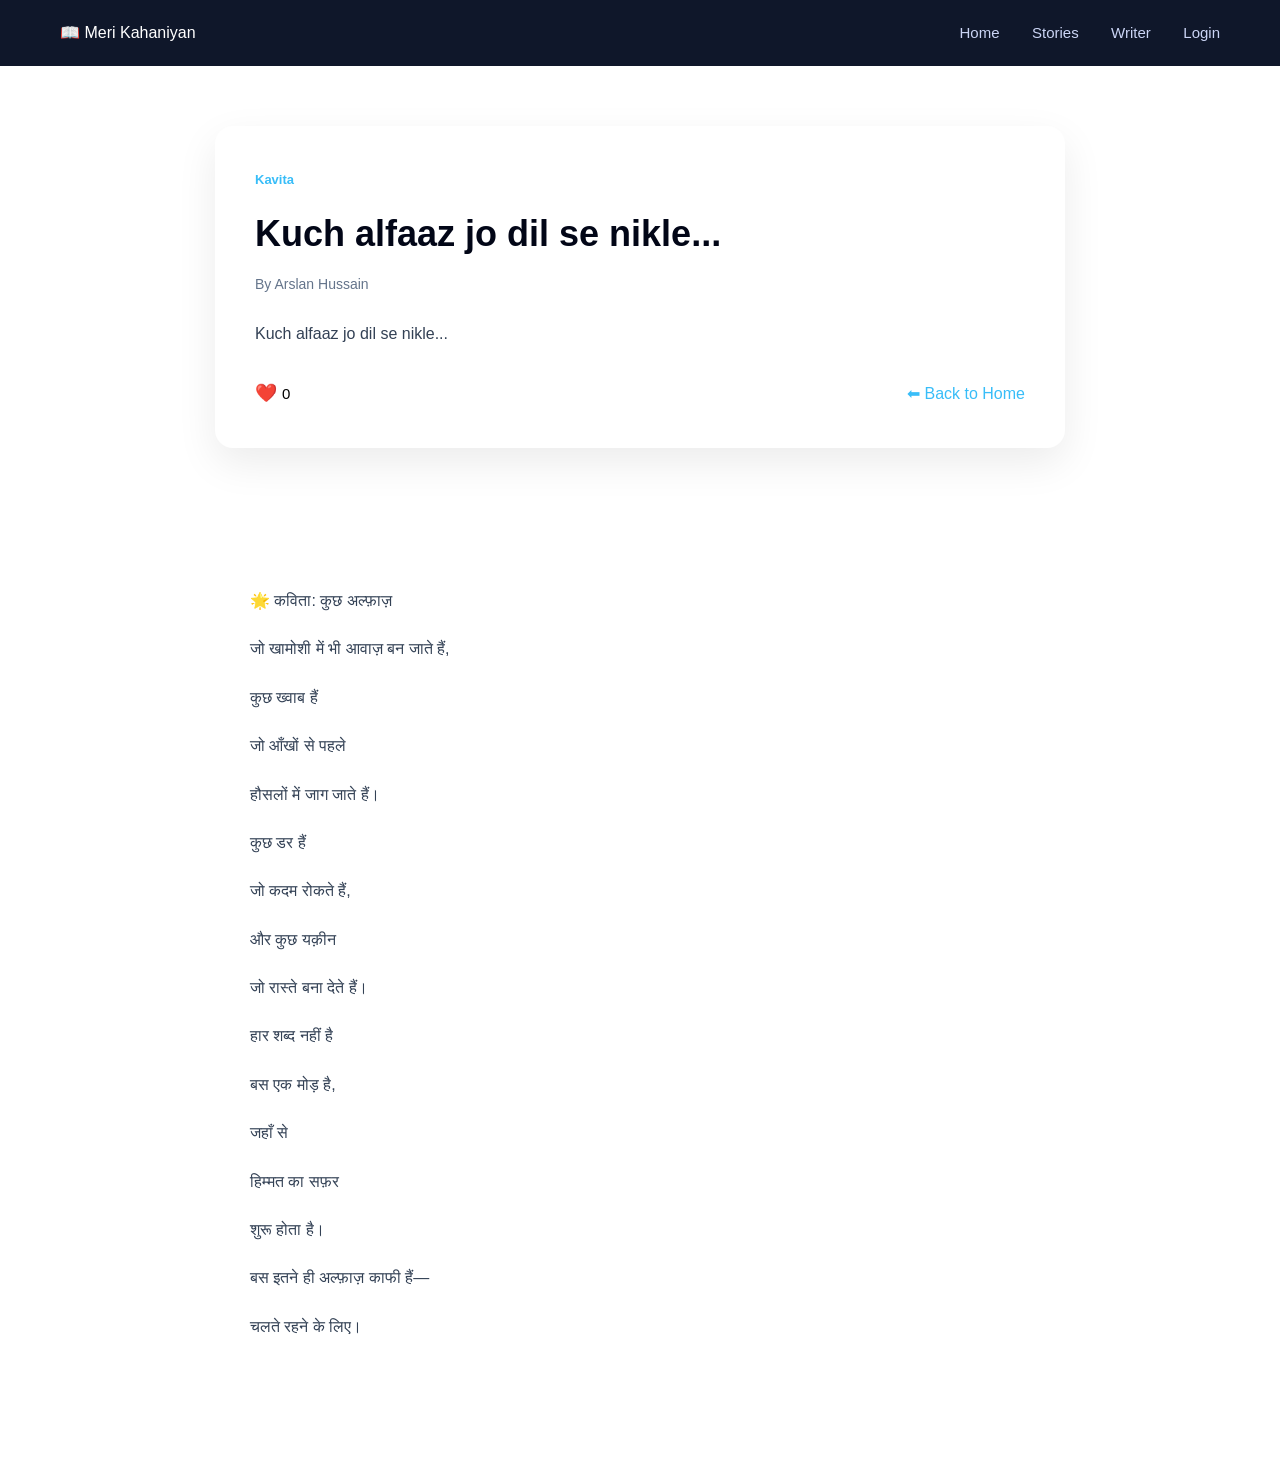
<file: story4.html>
<!DOCTYPE html>
<html lang="en">
<head>
    <meta charset="UTF-8">
    <title>Ek Adhuri Kahani</title>
    <link rel="stylesheet" href="index.css">
	<style>
	.story-full {
    max-width: 850px;
    margin: 60px auto;
    padding: 40px;
    background: #ffffff;
    border-radius: 18px;
    box-shadow: 0 15px 40px rgba(0,0,0,0.08);
}

.story-category {
    display: inline-block;
    margin-bottom: 15px;
    font-size: 13px;
    color: #38bdf8;
    font-weight: 600;
}

.story-full h1 {
    font-size: 36px;
    margin-bottom: 10px;
    color: #020617;
}

.story-meta {
    font-size: 14px;
    color: #64748b;
    margin-bottom: 25px;
}

.story-content p {
    font-size: 16px;
    line-height: 1.8;
    color: #334155;
    margin-bottom: 18px;
}

.story-footer {
    margin-top: 30px;
    display: flex;
    justify-content: space-between;
    align-items: center;
}

.back-link {
    text-decoration: none;
    color: #38bdf8;
    font-weight: 500;
}

.back-link:hover {
    text-decoration: underline;
}
.full-story {
    padding: 60px;
    background: #ffffff;
    max-width: 900px;
    margin: auto;
}

.full-story h2 {
    margin-bottom: 20px;
    font-size: 26px;
    color: #020617;
}

.full-story p {
    font-size: 16px;
    line-height: 1.9;
    color: #334155;
    margin-bottom: 18px;
}
.story-parts-tabs {
    display: flex;
    gap: 12px;
    margin: 30px 0;
}

.story-parts-tabs button {
    padding: 10px 22px;
    border: none;
    border-radius: 20px;
    background: #e2e8f0;
    cursor: pointer;
    font-size: 14px;
    transition: 0.3s;
}

.story-parts-tabs button:hover {
    background: #38bdf8;
    color: #020617;
}

.story-part {
    margin-bottom: 60px;
    scroll-margin-top: 100px; /* navbar ke liye */
}

.story-part h2 {
    margin-bottom: 15px;
    color: #020617;
}

	</style>
</head>
<body>

<header class="navbar">
    <div class="logo">📖 Meri Kahaniyan</div>
    <nav class="menu">
        <a href="index.html">Home</a>
        <a href="#">Stories</a>
        <a href="writer.html">Writer</a>
        <a href="#">Login</a>
    </nav>
</header>

<section class="story-full">



    <span class="story-category">Kavita</span>

    <h1>Kuch alfaaz jo dil se nikle...</h1>

    <p class="story-meta">By Arslan Hussain</p>

    <div class="story-content">
        <p>Kuch alfaaz jo dil se nikle...
        </p>

        
    </div>


    <div class="story-footer">
        <span class="like-btn" onclick="likeStory(this)">❤️ <small>0</small></span>
        <a href="index.html" class="back-link">⬅ Back to Home</a>
    </div>

</section>

<section class="full-story">
 <div id="part1" class="story-part">
   
   
  <p>
  

<p>🌟 कविता: कुछ अल्फ़ाज़</p>

<p>जो खामोशी में भी आवाज़ बन जाते हैं,</p>
<p>कुछ ख्वाब हैं</p>
<p>जो आँखों से पहले</p>
<p>हौसलों में जाग जाते हैं।</p>

<p>कुछ डर हैं</p>
<p>जो कदम रोकते हैं,</p>
<p>और कुछ यक़ीन</p>
<p>जो रास्ते बना देते हैं।</p>

<p>हार शब्द नहीं है</p>
<p>बस एक मोड़ है,</p>
<p>जहाँ से</p>
<p>हिम्मत का सफ़र</p>
<p>शुरू होता है।</p>

<p>बस इतने ही अल्फ़ाज़ काफी हैं—</p>
<p>चलते रहने के लिए।</p>
  </p>
</div>
</section>



<script>
function likeStory(el) {
    const count = el.querySelector('small');
    if (!el.classList.contains('liked')) {
        count.innerText = Number(count.innerText) + 1;
        el.classList.add('liked');
    }
}
function goToPart(id) {
  document.getElementById(id).scrollIntoView({
    behavior: 'smooth'
  });
}
</script>

</body>
</html>
</file>
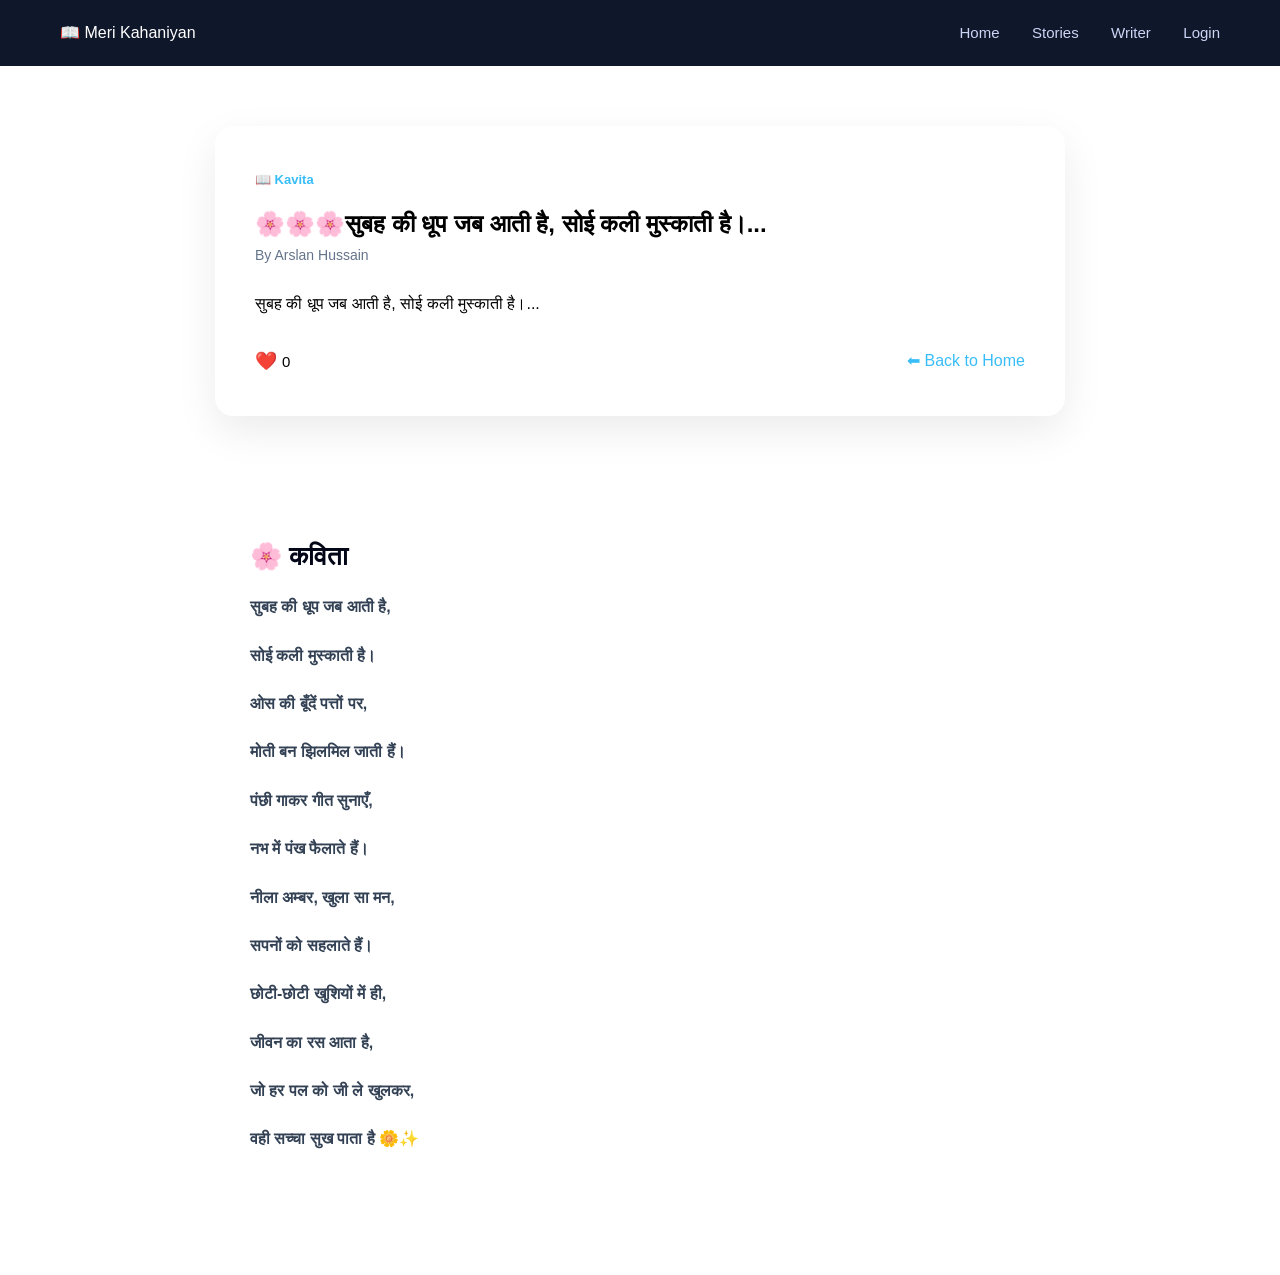
<file: story5.html>
<!DOCTYPE html>
<html lang="en">
<head>
    <meta charset="UTF-8">
    <title>Ek Adhuri Kahani</title>
    <link rel="stylesheet" href="index.css">
	<style>
	.story-full {
    max-width: 850px;
    margin: 60px auto;
    padding: 40px;
    background: #ffffff;
    border-radius: 18px;
    box-shadow: 0 15px 40px rgba(0,0,0,0.08);
}

.story-category {
    display: inline-block;
    margin-bottom: 15px;
    font-size: 13px;
    color: #38bdf8;
    font-weight: 600;
}

.story-full h1 {
    font-size: 36px;
    margin-bottom: 10px;
    color: #020617;
}

.story-meta {
    font-size: 14px;
    color: #64748b;
    margin-bottom: 25px;
}

.story-content p {
    font-size: 16px;
    line-height: 1.8;
    color: #334155;
    margin-bottom: 18px;
}

.story-footer {
    margin-top: 30px;
    display: flex;
    justify-content: space-between;
    align-items: center;
}

.back-link {
    text-decoration: none;
    color: #38bdf8;
    font-weight: 500;
}

.back-link:hover {
    text-decoration: underline;
}
.full-story {
    padding: 60px;
    background: #ffffff;
    max-width: 900px;
    margin: auto;
}

.full-story h2 {
    margin-bottom: 20px;
    font-size: 26px;
    color: #020617;
}

.full-story p {
    font-size: 16px;
    line-height: 1.9;
    color: #334155;
    margin-bottom: 18px;
}
.story-parts-tabs {
    display: flex;
    gap: 12px;
    margin: 30px 0;
}

.story-parts-tabs button {
    padding: 10px 22px;
    border: none;
    border-radius: 20px;
    background: #e2e8f0;
    cursor: pointer;
    font-size: 14px;
    transition: 0.3s;
}

.story-parts-tabs button:hover {
    background: #38bdf8;
    color: #020617;
}

.story-part {
    margin-bottom: 60px;
    scroll-margin-top: 100px; /* navbar ke liye */
}

.story-part h2 {
    margin-bottom: 15px;
    color: #020617;
}

	</style>
</head>
<body>

<header class="navbar">
    <div class="logo">📖 Meri Kahaniyan</div>
    <nav class="menu">
        <a href="index.html">Home</a>
        <a href="#">Stories</a>
        <a href="writer.html">Writer</a>
        <a href="#">Login</a>
    </nav>
</header>

<section class="story-full">



    <span class="story-category">📖 Kavita</span>

    <h2>🌸🌸🌸सुबह की धूप जब आती है,

सोई कली मुस्काती है।... </h2>

    <p class="story-meta">By Arslan Hussain</p>

    <div class="story-content">सुबह की धूप जब आती है,

सोई कली मुस्काती है।...
        <p>
             
        </p>

        
 

    <div class="story-footer">
        <span class="like-btn" onclick="likeStory(this)">❤️ <small>0</small></span>
        <a href="index.html" class="back-link">⬅ Back to Home</a>
    </div>

</section>

<section class="full-story">
 <div id="part1" class="story-part">
  <h2>🌸 कविता<h2>
<p>सुबह की धूप जब आती है,</p>
<p>सोई कली मुस्काती है।</p>
<p>ओस की बूँदें पत्तों पर,</p>
<p>मोती बन झिलमिल जाती हैं।</p>
<p>पंछी गाकर गीत सुनाएँ,</p>
<p>नभ में पंख फैलाते हैं।</p>
<p>नीला अम्बर, खुला सा मन,</p>
<p>सपनों को सहलाते हैं।</p>
<p>छोटी-छोटी खुशियों में ही,</p>
<p>जीवन का रस आता है,</p>
<p>जो हर पल को जी ले खुलकर,</p>
<p>वही सच्चा सुख पाता है 🌼✨</p>

    
	
</div>
</section>



<script>
function likeStory(el) {
    const count = el.querySelector('small');
    if (!el.classList.contains('liked')) {
        count.innerText = Number(count.innerText) + 1;
        el.classList.add('liked');
    }
}
function goToPart(id) {
  document.getElementById(id).scrollIntoView({
    behavior: 'smooth'
  });
}
</script>

</body>
</html>
</file>
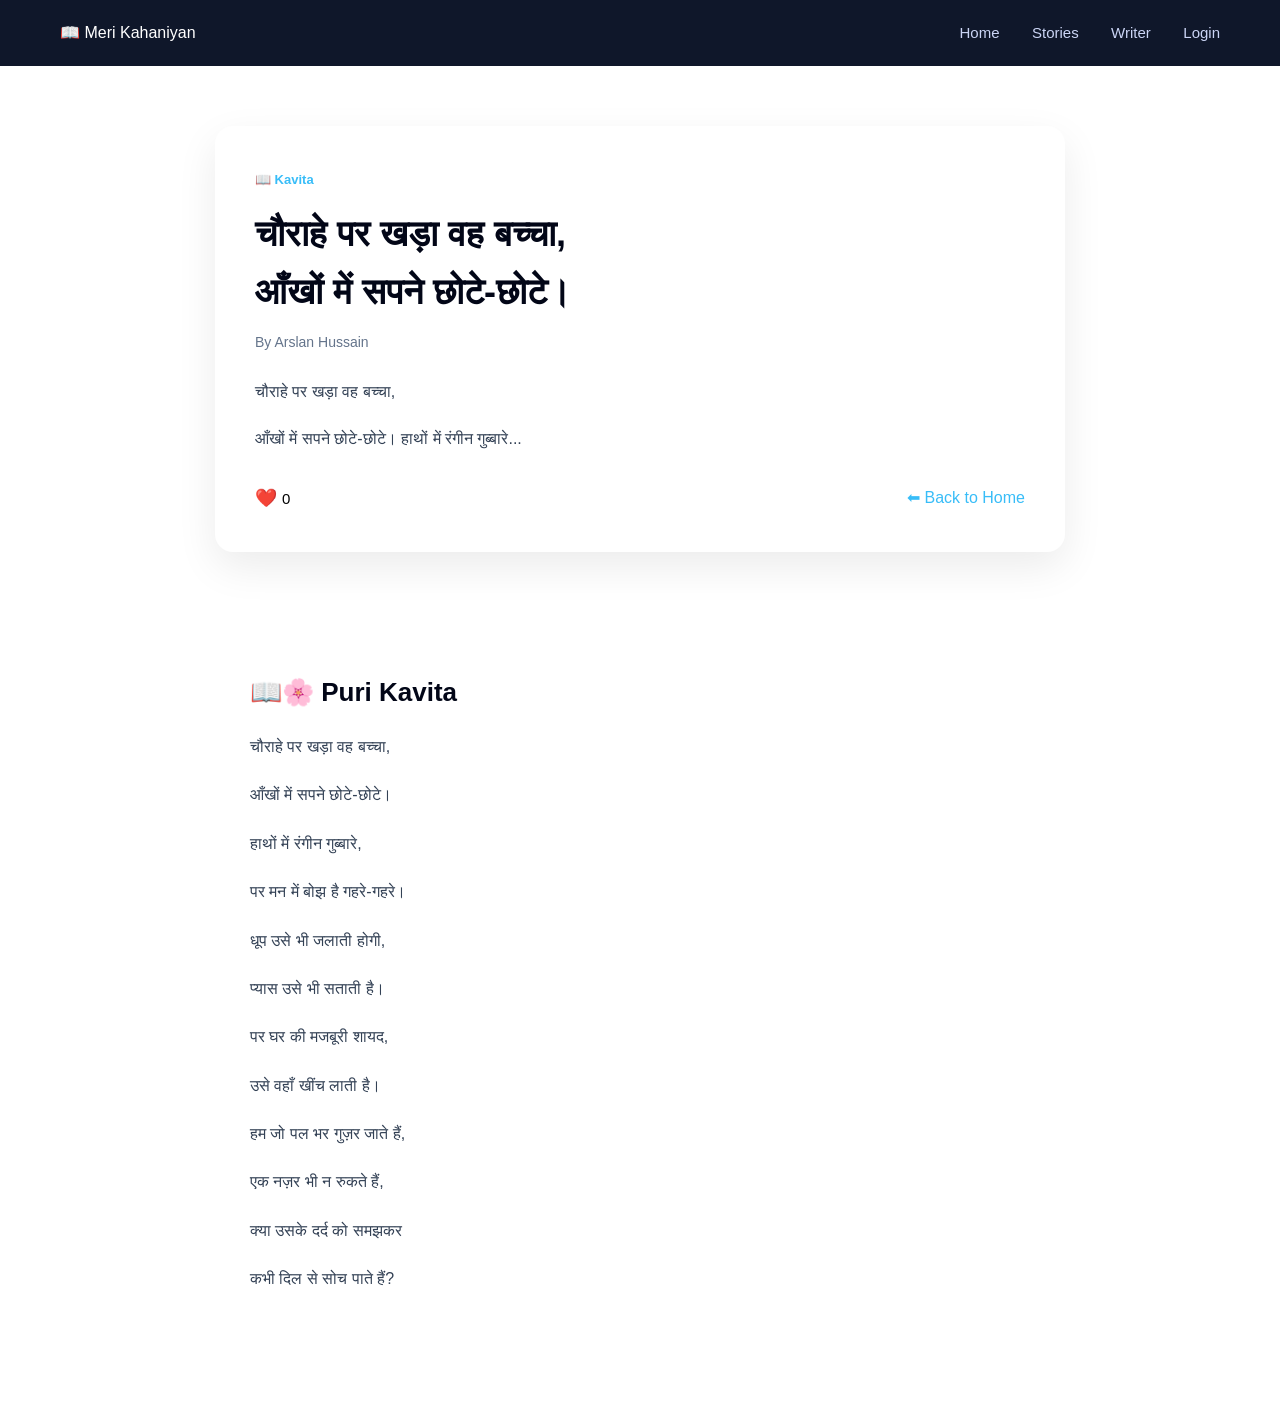
<file: story6.html>
<!DOCTYPE html>
<html lang="en">
<head>
    <meta charset="UTF-8">
    <title>Ek Adhuri Kahani</title>
    <link rel="stylesheet" href="index.css">
	<style>
	.story-full {
    max-width: 850px;
    margin: 60px auto;
    padding: 40px;
    background: #ffffff;
    border-radius: 18px;
    box-shadow: 0 15px 40px rgba(0,0,0,0.08);
}

.story-category {
    display: inline-block;
    margin-bottom: 15px;
    font-size: 13px;
    color: #38bdf8;
    font-weight: 600;
}

.story-full h1 {
    font-size: 36px;
    margin-bottom: 10px;
    color: #020617;
}

.story-meta {
    font-size: 14px;
    color: #64748b;
    margin-bottom: 25px;
}

.story-content p {
    font-size: 16px;
    line-height: 1.8;
    color: #334155;
    margin-bottom: 18px;
}

.story-footer {
    margin-top: 30px;
    display: flex;
    justify-content: space-between;
    align-items: center;
}

.back-link {
    text-decoration: none;
    color: #38bdf8;
    font-weight: 500;
}

.back-link:hover {
    text-decoration: underline;
}
.full-story {
    padding: 60px;
    background: #ffffff;
    max-width: 900px;
    margin: auto;
}

.full-story h2 {
    margin-bottom: 20px;
    font-size: 26px;
    color: #020617;
}

.full-story p {
    font-size: 16px;
    line-height: 1.9;
    color: #334155;
    margin-bottom: 18px;
}
.story-parts-tabs {
    display: flex;
    gap: 12px;
    margin: 30px 0;
}

.story-parts-tabs button {
    padding: 10px 22px;
    border: none;
    border-radius: 20px;
    background: #e2e8f0;
    cursor: pointer;
    font-size: 14px;
    transition: 0.3s;
}

.story-parts-tabs button:hover {
    background: #38bdf8;
    color: #020617;
}

.story-part {
    margin-bottom: 60px;
    scroll-margin-top: 100px; /* navbar ke liye */
}

.story-part h2 {
    margin-bottom: 15px;
    color: #020617;
}

	</style>
</head>
<body>

<header class="navbar">
    <div class="logo">📖 Meri Kahaniyan</div>
    <nav class="menu">
        <a href="index.html">Home</a>
        <a href="#">Stories</a>
        <a href="writer.html">Writer</a>
        <a href="#">Login</a>
    </nav>
</header>

<section class="story-full">



    <span class="story-category">📖 Kavita</span>

    <h1>चौराहे पर खड़ा वह बच्चा,</p>
<p>आँखों में सपने छोटे-छोटे।</h1>

    <p class="story-meta">By Arslan Hussain</p>

    <div class="story-content">
        <p>चौराहे पर खड़ा वह बच्चा,</p>
<p>आँखों में सपने छोटे-छोटे।
हाथों में रंगीन गुब्बारे...
        </p>

        
 

    <div class="story-footer">
        <span class="like-btn" onclick="likeStory(this)">❤️ <small>0</small></span>
        <a href="index.html" class="back-link">⬅ Back to Home</a>
    </div>

</section>

<section class="full-story">
 <div id="part1" class="story-part">
  <h2>📖🌸 Puri Kavita</h2><p>
   

<p>चौराहे पर खड़ा वह बच्चा,</p>
<p>आँखों में सपने छोटे-छोटे।</p>
<p>हाथों में रंगीन गुब्बारे,</p>
<p>पर मन में बोझ है गहरे-गहरे।</p>

<p>धूप उसे भी जलाती होगी,</p>
<p>प्यास उसे भी सताती है।</p>
<p>पर घर की मजबूरी शायद,</p>
<p>उसे वहाँ खींच लाती है।</p>

<p>हम जो पल भर गुज़र जाते हैं,</p>
<p>एक नज़र भी न रुकते हैं,</p>
<p>क्या उसके दर्द को समझकर</p>
<p>कभी दिल से सोच पाते हैं?</p>
    
	</p>
</div>
</section>



<script>
function likeStory(el) {
    const count = el.querySelector('small');
    if (!el.classList.contains('liked')) {
        count.innerText = Number(count.innerText) + 1;
        el.classList.add('liked');
    }
}
function goToPart(id) {
  document.getElementById(id).scrollIntoView({
    behavior: 'smooth'
  });
}
</script>

</body>
</html>
</file>
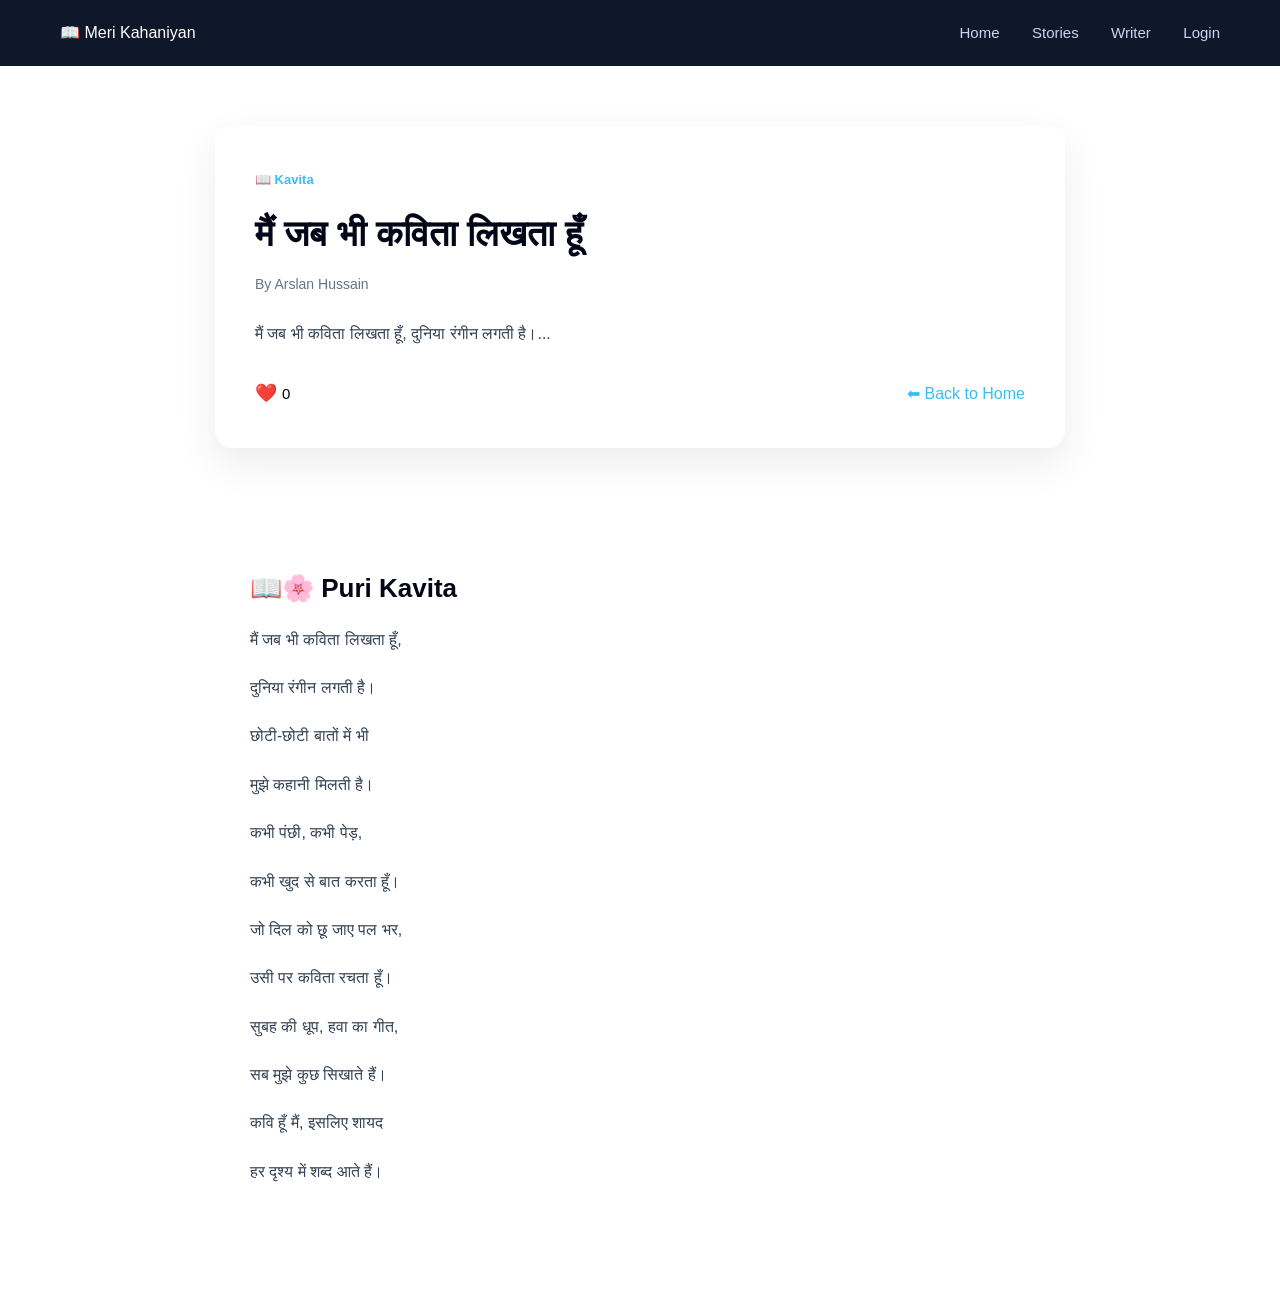
<file: story7.html>
<!DOCTYPE html>
<html lang="en">
<head>
    <meta charset="UTF-8">
    <title>Ek Adhuri Kahani</title>
    <link rel="stylesheet" href="index.css">
	<style>
	.story-full {
    max-width: 850px;
    margin: 60px auto;
    padding: 40px;
    background: #ffffff;
    border-radius: 18px;
    box-shadow: 0 15px 40px rgba(0,0,0,0.08);
}

.story-category {
    display: inline-block;
    margin-bottom: 15px;
    font-size: 13px;
    color: #38bdf8;
    font-weight: 600;
}

.story-full h1 {
    font-size: 36px;
    margin-bottom: 10px;
    color: #020617;
}

.story-meta {
    font-size: 14px;
    color: #64748b;
    margin-bottom: 25px;
}

.story-content p {
    font-size: 16px;
    line-height: 1.8;
    color: #334155;
    margin-bottom: 18px;
}

.story-footer {
    margin-top: 30px;
    display: flex;
    justify-content: space-between;
    align-items: center;
}

.back-link {
    text-decoration: none;
    color: #38bdf8;
    font-weight: 500;
}

.back-link:hover {
    text-decoration: underline;
}
.full-story {
    padding: 60px;
    background: #ffffff;
    max-width: 900px;
    margin: auto;
}

.full-story h2 {
    margin-bottom: 20px;
    font-size: 26px;
    color: #020617;
}

.full-story p {
    font-size: 16px;
    line-height: 1.9;
    color: #334155;
    margin-bottom: 18px;
}
.story-parts-tabs {
    display: flex;
    gap: 12px;
    margin: 30px 0;
}

.story-parts-tabs button {
    padding: 10px 22px;
    border: none;
    border-radius: 20px;
    background: #e2e8f0;
    cursor: pointer;
    font-size: 14px;
    transition: 0.3s;
}

.story-parts-tabs button:hover {
    background: #38bdf8;
    color: #020617;
}

.story-part {
    margin-bottom: 60px;
    scroll-margin-top: 100px; /* navbar ke liye */
}

.story-part h2 {
    margin-bottom: 15px;
    color: #020617;
}

	</style>
</head>
<body>

<header class="navbar">
    <div class="logo">📖 Meri Kahaniyan</div>
    <nav class="menu">
        <a href="index.html">Home</a>
        <a href="#">Stories</a>
        <a href="writer.html">Writer</a>
        <a href="#">Login</a>
    </nav>
</header>

<section class="story-full">



    <span class="story-category">📖 Kavita</span>

    <h1>मैं जब भी कविता लिखता हूँ </h1>

    <p class="story-meta">By Arslan Hussain</p>

    <div class="story-content">
        <p>मैं जब भी कविता लिखता हूँ,
दुनिया रंगीन लगती है।...
        </p>

        
 

    <div class="story-footer">
        <span class="like-btn" onclick="likeStory(this)">❤️ <small>0</small></span>
        <a href="index.html" class="back-link">⬅ Back to Home</a>
    </div>

</section>

<section class="full-story">
 <div id="part1" class="story-part">
  <h2>📖🌸 Puri Kavita</h2> 

<p>मैं जब भी कविता लिखता हूँ,</p>
<p>दुनिया रंगीन लगती है।</p>
<p>छोटी-छोटी बातों में भी</p>
<p>मुझे कहानी मिलती है।</p>

<p>कभी पंछी, कभी पेड़,</p>
<p>कभी खुद से बात करता हूँ।</p>
<p>जो दिल को छू जाए पल भर,</p>
<p>उसी पर कविता रचता हूँ।</p>

<p>सुबह की धूप, हवा का गीत,</p>
<p>सब मुझे कुछ सिखाते हैं।</p>
<p>कवि हूँ मैं, इसलिए शायद</p>
<p>हर दृश्य में शब्द आते हैं।</p>
</div>
</section>



<script>
function likeStory(el) {
    const count = el.querySelector('small');
    if (!el.classList.contains('liked')) {
        count.innerText = Number(count.innerText) + 1;
        el.classList.add('liked');
    }
}
function goToPart(id) {
  document.getElementById(id).scrollIntoView({
    behavior: 'smooth'
  });
}
</script>

</body>
</html>
</file>
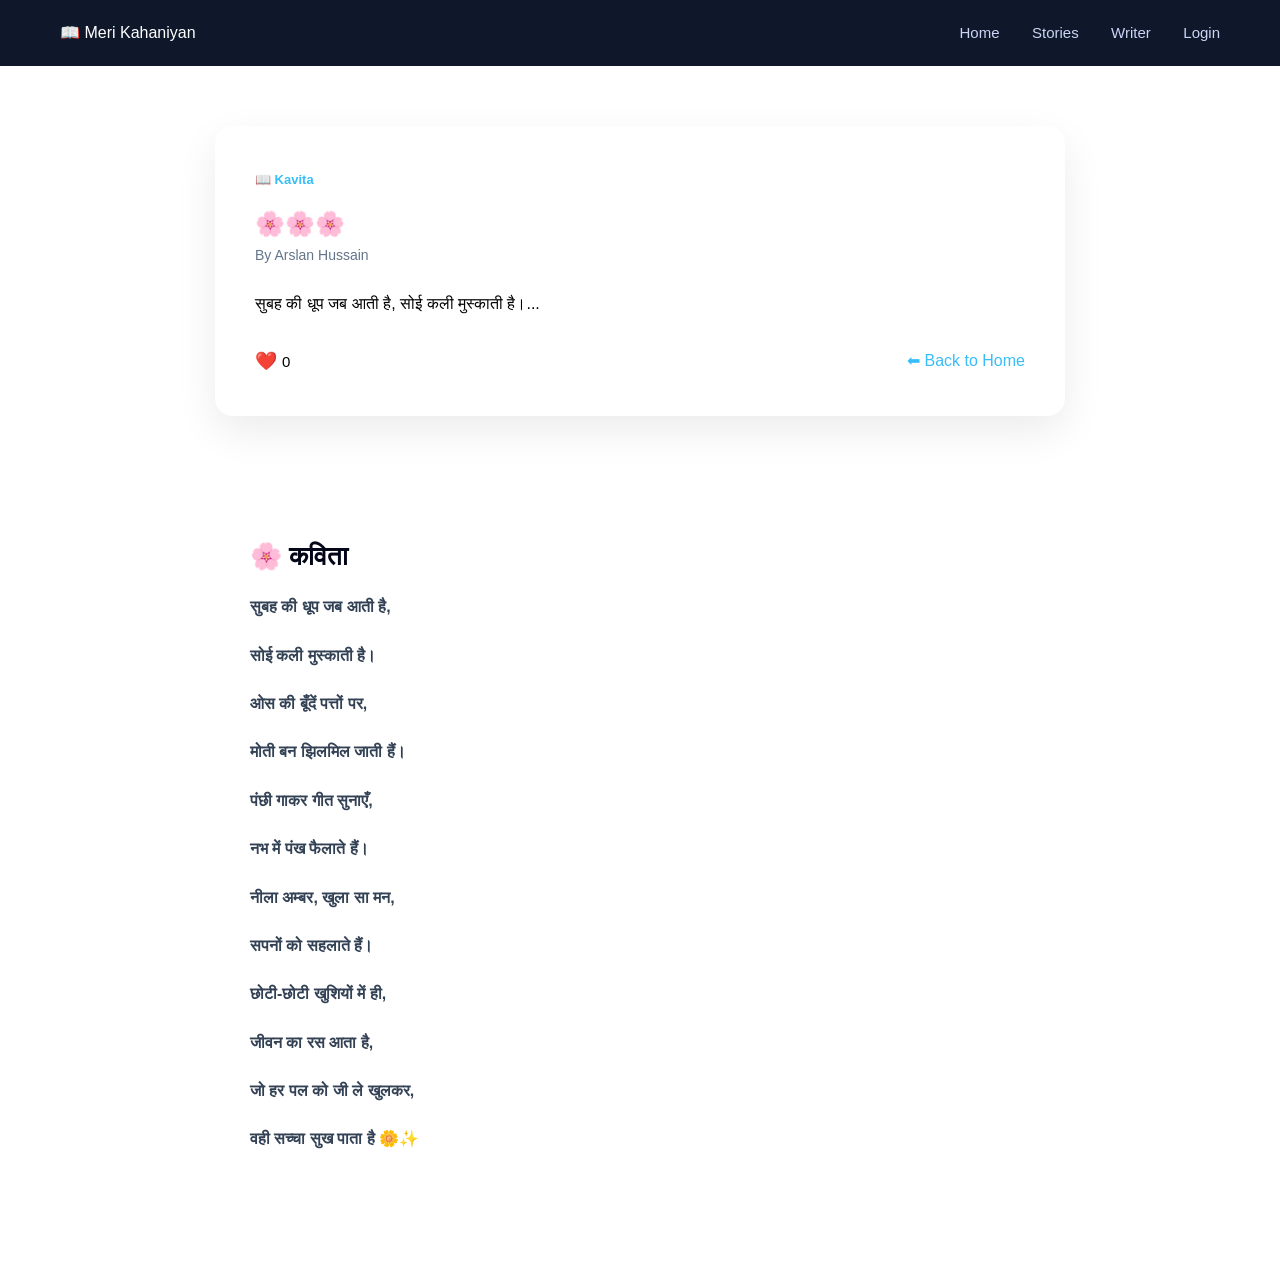
<file: story8.html>
<!DOCTYPE html>
<html lang="en">
<head>
    <meta charset="UTF-8">
    <title>Ek Adhuri Kahani</title>
    <link rel="stylesheet" href="index.css">
	<style>
	.story-full {
    max-width: 850px;
    margin: 60px auto;
    padding: 40px;
    background: #ffffff;
    border-radius: 18px;
    box-shadow: 0 15px 40px rgba(0,0,0,0.08);
}

.story-category {
    display: inline-block;
    margin-bottom: 15px;
    font-size: 13px;
    color: #38bdf8;
    font-weight: 600;
}

.story-full h1 {
    font-size: 36px;
    margin-bottom: 10px;
    color: #020617;
}

.story-meta {
    font-size: 14px;
    color: #64748b;
    margin-bottom: 25px;
}

.story-content p {
    font-size: 16px;
    line-height: 1.8;
    color: #334155;
    margin-bottom: 18px;
}

.story-footer {
    margin-top: 30px;
    display: flex;
    justify-content: space-between;
    align-items: center;
}

.back-link {
    text-decoration: none;
    color: #38bdf8;
    font-weight: 500;
}

.back-link:hover {
    text-decoration: underline;
}
.full-story {
    padding: 60px;
    background: #ffffff;
    max-width: 900px;
    margin: auto;
}

.full-story h2 {
    margin-bottom: 20px;
    font-size: 26px;
    color: #020617;
}

.full-story p {
    font-size: 16px;
    line-height: 1.9;
    color: #334155;
    margin-bottom: 18px;
}
.story-parts-tabs {
    display: flex;
    gap: 12px;
    margin: 30px 0;
}

.story-parts-tabs button {
    padding: 10px 22px;
    border: none;
    border-radius: 20px;
    background: #e2e8f0;
    cursor: pointer;
    font-size: 14px;
    transition: 0.3s;
}

.story-parts-tabs button:hover {
    background: #38bdf8;
    color: #020617;
}

.story-part {
    margin-bottom: 60px;
    scroll-margin-top: 100px; /* navbar ke liye */
}

.story-part h2 {
    margin-bottom: 15px;
    color: #020617;
}

	</style>
</head>
<body>

<header class="navbar">
    <div class="logo">📖 Meri Kahaniyan</div>
    <nav class="menu">
        <a href="index.html">Home</a>
        <a href="#">Stories</a>
        <a href="writer.html">Writer</a>
        <a href="#">Login</a>
    </nav>
</header>

<section class="story-full">



    <span class="story-category">📖 Kavita</span>

    <h2>🌸🌸🌸  </h2>

    <p class="story-meta">By Arslan Hussain</p>

    <div class="story-content">सुबह की धूप जब आती है,

सोई कली मुस्काती है।...
        <p>
             
        </p>

        
 

    <div class="story-footer">
        <span class="like-btn" onclick="likeStory(this)">❤️ <small>0</small></span>
        <a href="index.html" class="back-link">⬅ Back to Home</a>
    </div>

</section>

<section class="full-story">
 <div id="part1" class="story-part">
  <h2>🌸 कविता<h2>
<p>सुबह की धूप जब आती है,</p>
<p>सोई कली मुस्काती है।</p>
<p>ओस की बूँदें पत्तों पर,</p>
<p>मोती बन झिलमिल जाती हैं।</p>
<p>पंछी गाकर गीत सुनाएँ,</p>
<p>नभ में पंख फैलाते हैं।</p>
<p>नीला अम्बर, खुला सा मन,</p>
<p>सपनों को सहलाते हैं।</p>
<p>छोटी-छोटी खुशियों में ही,</p>
<p>जीवन का रस आता है,</p>
<p>जो हर पल को जी ले खुलकर,</p>
<p>वही सच्चा सुख पाता है 🌼✨</p>

    
	
</div>
</section>



<script>
function likeStory(el) {
    const count = el.querySelector('small');
    if (!el.classList.contains('liked')) {
        count.innerText = Number(count.innerText) + 1;
        el.classList.add('liked');
    }
}
function goToPart(id) {
  document.getElementById(id).scrollIntoView({
    behavior: 'smooth'
  });
}


window.addEventListener("DOMContentLoaded", () => {
  document.querySelectorAll(".story-card").forEach(card => {
    const storyId = card.getAttribute("data-id");
    const btn = card.querySelector(".like-btn");
    const countEl = btn.querySelector("small");

    let likes = localStorage.getItem("like_" + storyId);
    let liked = localStorage.getItem("liked_" + storyId);

    likes = likes ? parseInt(likes) : 0;
    countEl.textContent = likes;

    if (liked === "true") {
      btn.classList.add("liked");
    }
  });
});
 
</script>

</body>
</html>
</file>
<file: index.css>
body {
    font-size: 16px;      /* pehle 14–15 lag rahi hogi */
    line-height: 1.6;

      
}

body.page-loaded {
    animation: pageFade 0.8s ease forwards;
}

@keyframes pageFade {
    from {
      
        transform: translateY(20px);
    }
    to {
        opacity: 1;
        transform: translateY(0);
    }
}
.story-card {
    animation: cardFade 0.5s ease both;
}

@keyframes cardFade {
    from {
      
        transform: translateY(25px);
    }
    to {
        opacity: 1;
        transform: translateY(0);
    }
}

section {
    width: 100%;
}

* {
    margin: 0;
    padding: 0;
    box-sizing: border-box;
    font-family: 'Segoe UI', sans-serif;
}

.navbar {
    display: flex;
    justify-content: space-between;
    padding: 20px 60px;
    background: #0f172a;
    color: #fff;
}
 .menu a {
    color: #cbd5f5;
    margin-left: 28px;
    text-decoration: none;
    font-size: 15px;
    position: relative;
    padding-bottom: 6px;   /* text chipakne ka fix */
}

/* underline hidden by default */
.menu a::after {
    content: '';
    position: absolute;
    left: 0;
    bottom: 0;
    width: 0;
    height: 2px;
    background: #38bdf8;   /* blue underline */
    transition: width 0.3s ease;
}

/* underline only on hover */
.menu a:hover::after {
    width: 100%;
}

/* text color on hover */
.menu a:hover {
    color: #ffffff;
}

.hero {
    min-height: 60vh;
    display: flex;
    flex-direction: column;
    justify-content: center;
    align-items: center;
    background:linear-gradient(120deg, #020617, #0f172a);
    color: white;
}

.story-tabs {
    padding: 60px;
    background: #f8fafc;
}

.tabs {
    display: flex;
    gap: 15px;
    margin-bottom: 30px;
}

.tab {
    padding: 12px 25px;
    border-radius: 25px;
    border: none;
    cursor: pointer;
}

.tab.active {
    background: #38bdf8;
}

.story-card {
    background: white;
    padding: 25px;
    border-radius: 15px;
    margin-bottom: 20px;
    box-shadow: 0 10px 25px rgba(0,0,0,0.08);
	display:block
}
.story-actions {
    margin-top: 15px;
    display: flex;
    justify-content: space-between;
    align-items: center;
}

.read-more {
    text-decoration: none;
    color: #38bdf8;
    font-weight: 500;
}

.like-btn {
    cursor: pointer;
    font-size: 18px;
}

.like-btn.liked {
    color: red;
	animation:pop 0.3s ease;
}

@keyframes pop{
	  0% { transform: scale(1); }
  50% { transform: scale(1.4); }
  100% { transform: scale(1); }
}
.hero h1 {
    animation: slideDown 0.8s ease forwards;
}

.hero p {
    animation: fadeUp 1s ease forwards;
}

@keyframes slideDown {
    from {
        opacity: 0;
        transform: translateY(-40px);
    }
    to {
        opacity: 1;
        transform: translateY(0);
    }
}

@keyframes fadeUp {
    from {
        opacity: 0;
        transform: translateY(30px);
    }
    to {
        opacity: 1;
        transform: translateY(0);
    }
}
.story-card {
    animation: cardUp 0.4s ease;
}

@keyframes cardUp {
    from {
        opacity: 0;
        transform: translateY(30px);
    }
    to {
        opacity: 1;
        transform: translateY(0);
    }
}
.community {
    padding: 80px 60px;
    background: linear-gradient(120deg, #020617, #0f172a);
    color: #fff;
    text-align: center;
}

.community h2 {
    font-size: 32px;
    margin-bottom: 10px;
}

.community p {
    opacity: 0.8;
    margin-bottom: 40px;
}

/* Comment Box */
.comment-box {
    max-width: 600px;
    margin: auto;
    background: #020617;
    padding: 30px;
    border-radius: 18px;
    box-shadow: 0 20px 40px rgba(0,0,0,0.4);
    animation: floatUp 1s ease;
}

.comment-box input,
.comment-box textarea {
    width: 100%;
    padding: 12px 14px;
    margin-bottom: 15px;
    border-radius: 10px;
    border: none;
    outline: none;
    font-size: 14px;
}

.comment-box textarea {
    resize: none;
    height: 90px;
}

.comment-box button {
    width: 100%;
    padding: 12px;
    border: none;
    border-radius: 25px;
    background: #38bdf8;
    color: #020617;
    font-size: 15px;
    cursor: pointer;
    transition: 0.3s;
}

.comment-box button:hover {
    transform: translateY(-3px);
    box-shadow: 0 10px 25px rgba(56,189,248,0.5);
}

/* Comments */
.comments-list {
    max-width: 700px;
    margin: 40px auto 0;
}

.comment {
    background: #020617;
    padding: 18px 20px;
    border-radius: 14px;
    margin-bottom: 15px;
    text-align: left;
    animation: fadeIn 0.6s ease;
}

.comment strong {
    color: #38bdf8;
    display: block;
    margin-bottom: 5px;
}

.comment span {
    font-size: 14px;
    color: #cbd5f5;
}

/* Animations */
@keyframes fadeIn {
    from { opacity: 0; transform: translateY(30px); }
    to { opacity: 1; transform: translateY(0); }
}

@keyframes floatUp {
    from { opacity: 0; transform: translateY(40px); }
    to { opacity: 1; transform: translateY(0); }
}
.story-card {
    padding: 30px;
}

.story-card h3 {
    font-size: 20px;
}

.story-card p {
    font-size: 15px;
}
.site-footer {
    background: #020617;
    color: #cbd5f5;
    text-align: center;
    padding: 30px 20px;
    margin-top: 60px;
    font-size: 14px;
}

.site-footer {
    background: #020617;
    color: #94a3b8;
    text-align: center;
    padding: 25px 15px;
    margin-top: 60px;
    font-size: 13px;
    letter-spacing: 0.4px;
}
</file>
<file: login.css>
*{
    margin:0;
    padding:0;
    box-sizing:border-box;
    font-family:Segoe UI, sans-serif;
}

html, body{
    width:100%;
    height:100%;
    overflow-x:hidden;
}

body{
    display:flex;
    justify-content:center;
    align-items:center;
    background-color:blue;
	 
}

/* Container */
.container{
    width:420px;
}

/* Glass box */
.box{
    background:rgba(0,0,0,0.6);
    padding:40px;
    border-radius:18px;
    backdrop-filter:blur(8px);
    color:#fff;
    box-shadow:0 20px 40px rgba(0,0,0,0.6);
}

/* Forms */
.form{
    display:none;
    animation:fade 0.6s ease;
}

.box:not(.active) .login{
    display:block;
}

.box.active .signup{
    display:block;
}

@keyframes fade{
    from{opacity:0; transform:translateY(20px);}
    to{opacity:1; transform:translateY(0);}
}

h2{
    text-align:center;
    margin-bottom:25px;
}

/* Premium input */
.input-box{
    position:relative;
    margin-bottom:25px;
}

.input-box input{
    width:100%;
    padding:14px 12px;
    background:rgba(255,255,255,0.08);
    border:1px solid rgba(255,255,255,0.25);
    border-radius:10px;
    color:#fff;
    font-size:15px;
    outline:none;
    transition:0.4s;
}

.input-box input:focus{
    border-color:#00bfff;
    box-shadow:0 0 12px rgba(0,191,255,0.6);
}

.input-box label{
    position:absolute;
    top:50%;
    left:12px;
    transform:translateY(-50%);
    color:#ccc;
    font-size:14px;
    pointer-events:none;
    transition:0.3s;
     
}

.input-box input:focus ~ label,
.input-box input:valid ~ label{
    top:-8px;
    font-size:12px;
    color:#00bfff;
}

/* Button */
button{
    width:100%;
    padding:12px;
    background:#00bfff;
    border:none;
    border-radius:30px;
    font-size:16px;
    cursor:pointer;
    margin-top:10px;
}

button:hover{
    background:#009acd;
}

/* Text */
p{
    text-align:center;
    margin-top:20px;
    font-size:14px;
}

span{
    color:#00bfff;
    cursor:pointer;
}
</file>
